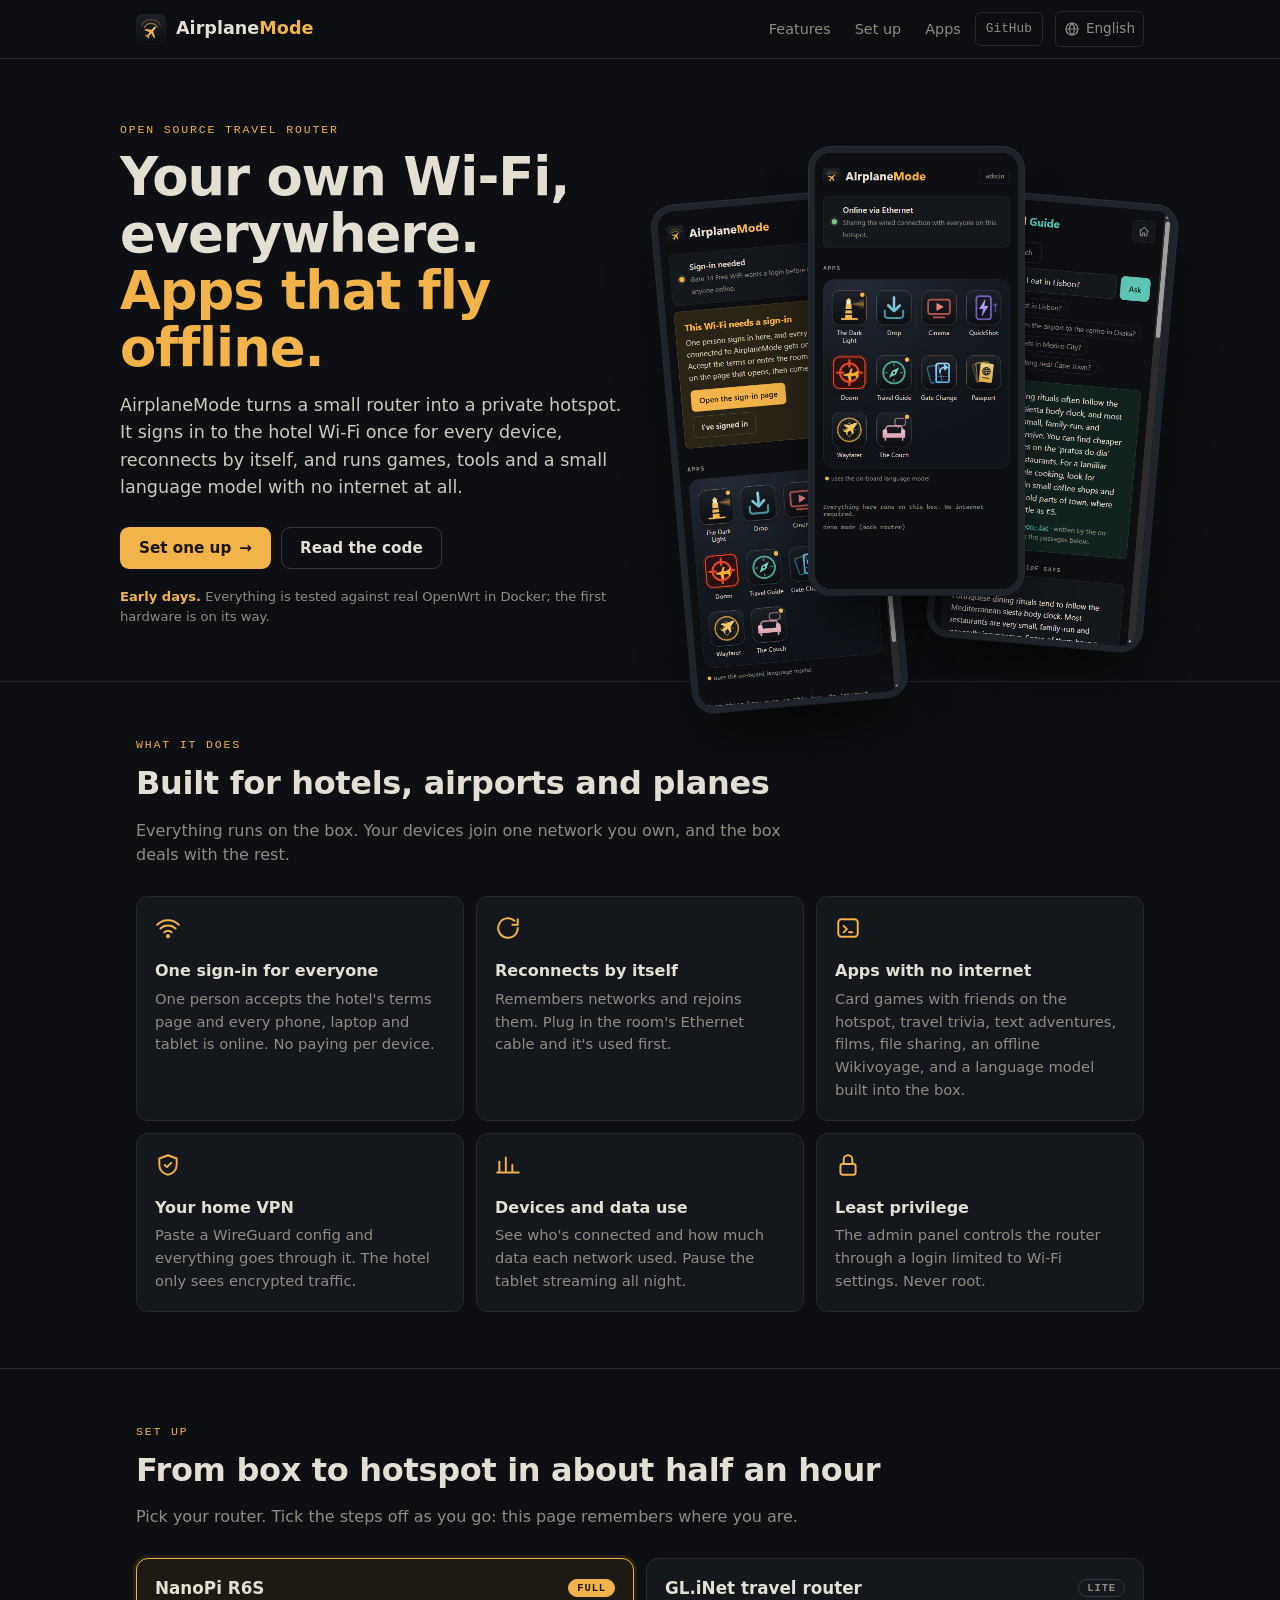
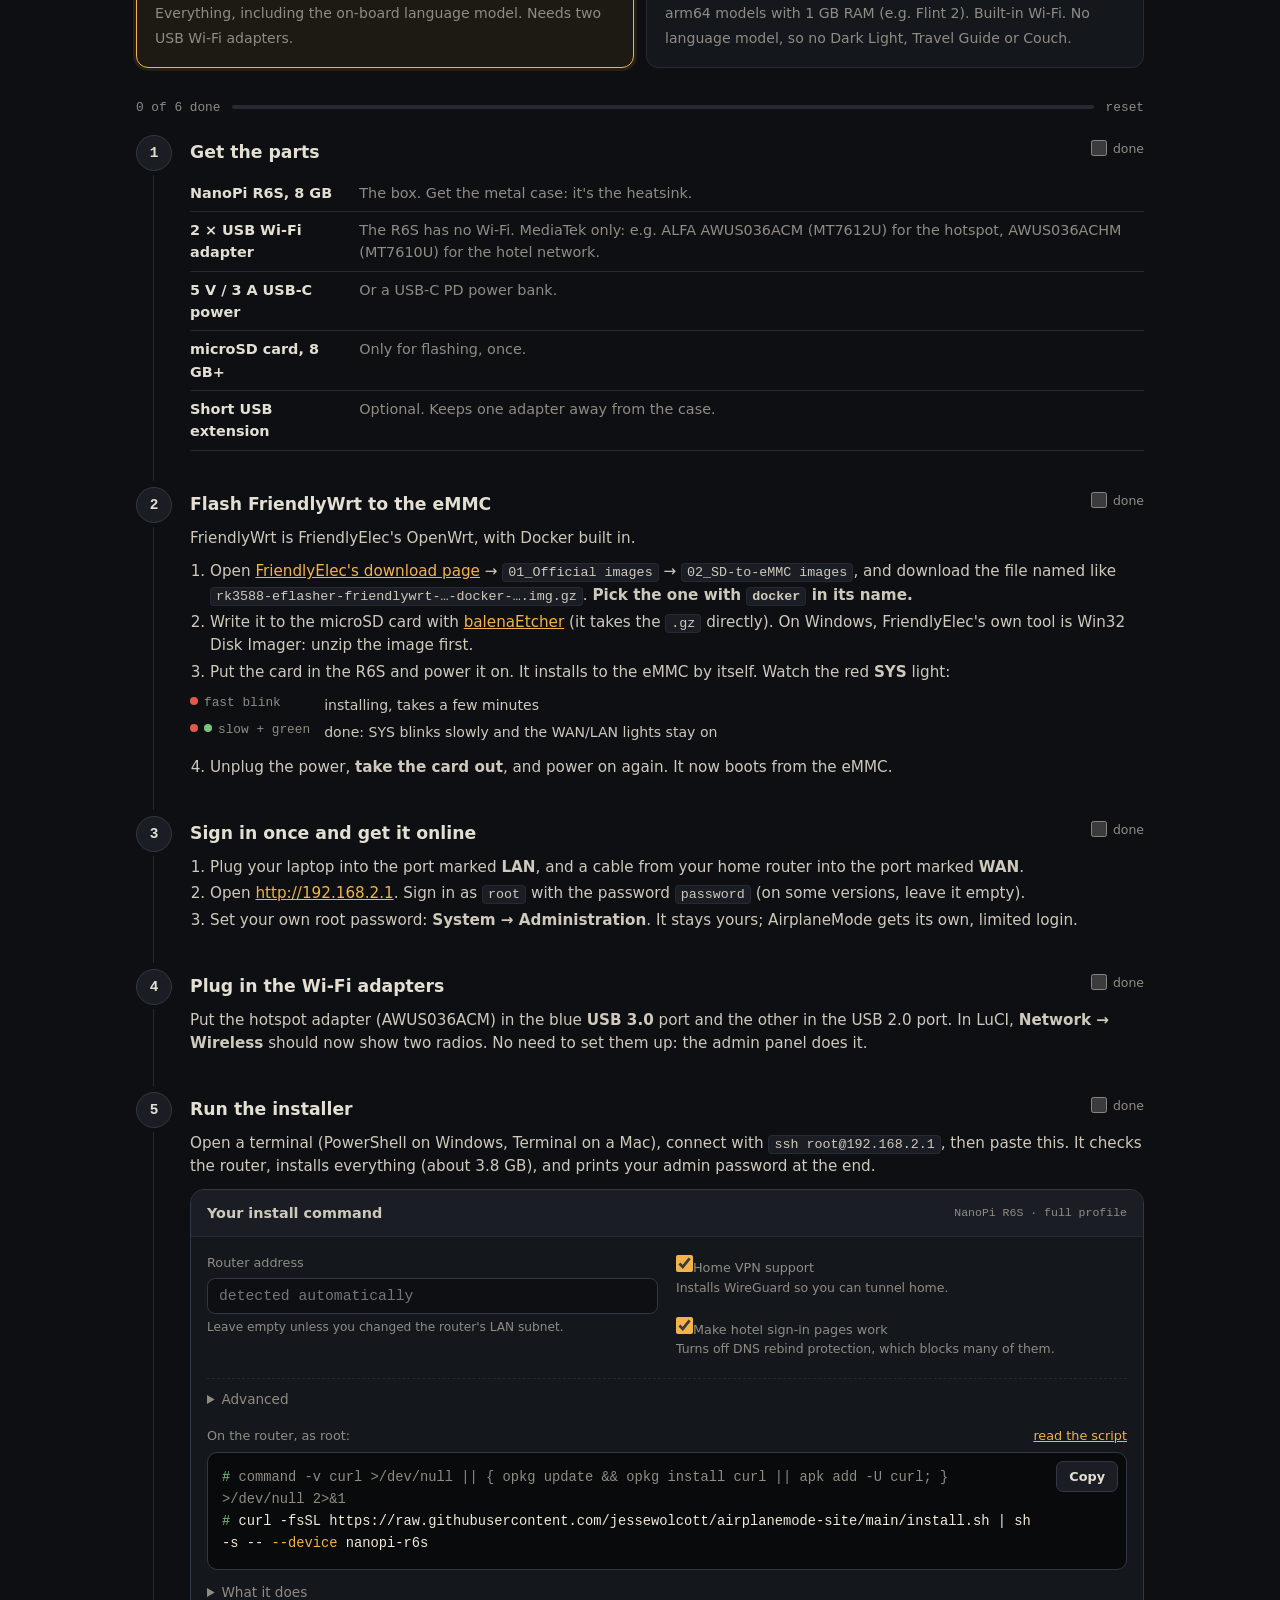
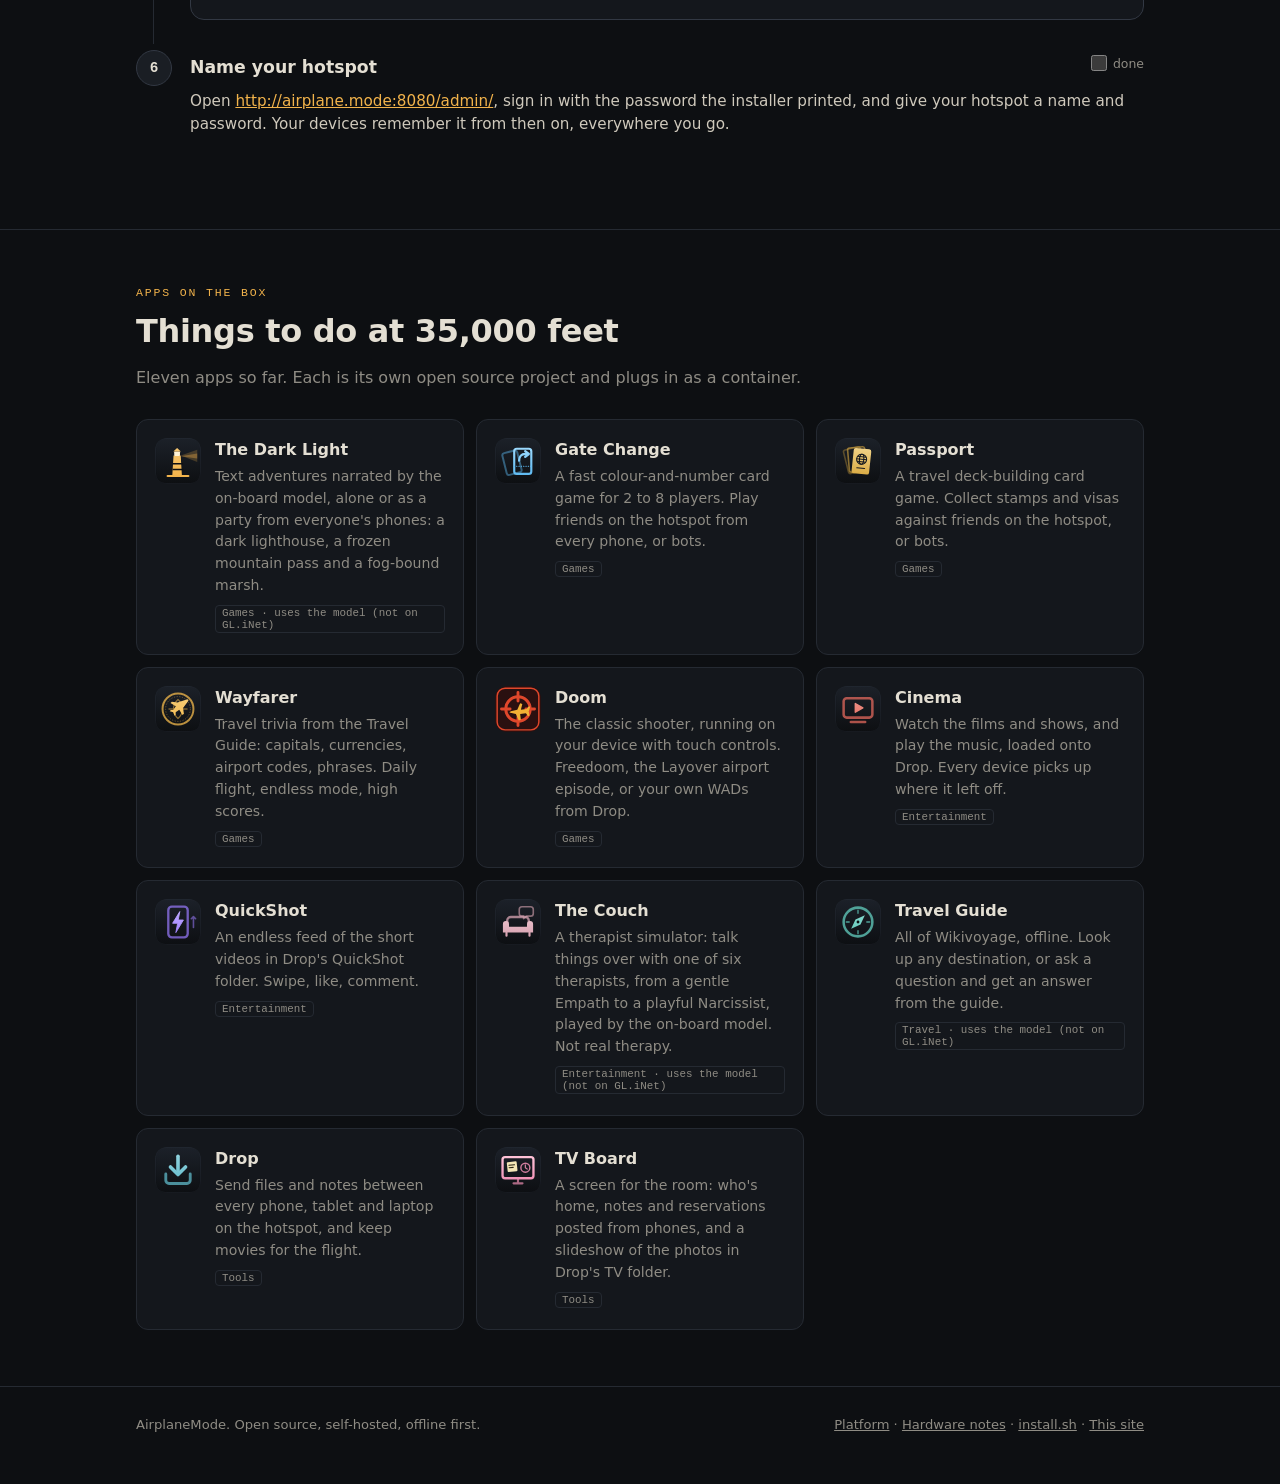
<file: index.html>
<!doctype html>
<html lang="en">
<head>
<meta charset="utf-8">
<meta name="viewport" content="width=device-width, initial-scale=1">
<meta name="color-scheme" content="dark">
<meta name="theme-color" content="#0d0f12">
<title>AirplaneMode: a travel router with its own apps</title>
<meta name="description" content="A travel router that brings its own apps. Shares one hotel sign-in with all your devices, reconnects by itself, and runs games, tools and a small language model with no internet at all.">
<link rel="icon" href="assets/icon.svg" type="image/svg+xml">
<link rel="apple-touch-icon" href="assets/apple-touch-icon.png">
<meta property="og:title" content="AirplaneMode">
<meta property="og:description" content="A travel router that brings its own apps.">
<meta property="og:image" content="https://airplanemode.xin/assets/landing-online.png">
<meta property="og:url" content="https://airplanemode.xin/">
<link rel="stylesheet" href="assets/site.css">
<link rel="canonical" href="https://airplanemode.xin/">
<link rel="alternate" hreflang="en" href="https://airplanemode.xin/">
<link rel="alternate" hreflang="es" href="https://airplanemode.xin/es/">
<link rel="alternate" hreflang="fr" href="https://airplanemode.xin/fr/">
<link rel="alternate" hreflang="it" href="https://airplanemode.xin/it/">
<link rel="alternate" hreflang="zh-Hans" href="https://airplanemode.xin/zh/">
<link rel="alternate" hreflang="ja" href="https://airplanemode.xin/ja/">
<link rel="alternate" hreflang="vi" href="https://airplanemode.xin/vi/">
<link rel="alternate" hreflang="x-default" href="https://airplanemode.xin/">
</head>
<body>

<header class="top">
  <div class="wrap">
    <a class="brand" href="#"><img src="assets/icon.svg" alt="" width="30" height="30"><b style="font-weight:inherit">Airplane<span>Mode</span></b></a>
    <nav>
      <a href="#features" class="hide-sm">Features</a>
      <a href="#setup">Set up</a>
      <a href="#apps" class="hide-sm">Apps</a>
      <a class="gh" href="https://github.com/jessewolcott/airplanemode">GitHub</a>
    </nav>
    <details class="langs">
      <summary><svg viewBox="0 0 24 24" fill="none" stroke="currentColor" stroke-width="1.8" stroke-linecap="round" aria-hidden="true"><circle cx="12" cy="12" r="9"/><path d="M3 12h18M12 3c2.5 2.6 3.8 5.6 3.8 9s-1.3 6.4-3.8 9c-2.5-2.6-3.8-5.6-3.8-9S9.5 5.6 12 3z"/></svg><span class="sr">Language: </span><span id="lang-now">English</span></summary>
      <!-- The same on every page: each language in its own name. data-hint is the suggestion
           shown to visitors whose browser prefers that language. -->
      <ul translate="no">
        <li><a href="./" hreflang="en" lang="en" data-hint="This page is also in English">English</a></li>
        <li><a href="es/" hreflang="es" lang="es" data-hint="Esta página también está en español">Español</a></li>
        <li><a href="fr/" hreflang="fr" lang="fr" data-hint="Cette page existe aussi en français">Français</a></li>
        <li><a href="it/" hreflang="it" lang="it" data-hint="Questa pagina è disponibile anche in italiano">Italiano</a></li>
        <li><a href="zh/" hreflang="zh-Hans" lang="zh-Hans" data-hint="本页面也有中文版">中文</a></li>
        <li><a href="ja/" hreflang="ja" lang="ja" data-hint="このページは日本語でも読めます">日本語</a></li>
        <li><a href="vi/" hreflang="vi" lang="vi" data-hint="Trang này cũng có bản tiếng Việt">Tiếng Việt</a></li>
      </ul>
    </details>
  </div>
</header>
<div class="lang-hint" id="lang-hint" hidden><a href="./" translate="no">English</a><button type="button" aria-label="Dismiss">×</button></div>

<main>
  <div class="wrap hero">
    <div>
      <div class="eyebrow">Open source travel router</div>
      <h1>Your own Wi-Fi, everywhere. <em>Apps that fly offline.</em></h1>
      <p class="lead">AirplaneMode turns a small router into a private hotspot. It signs in to the hotel Wi-Fi once for every device, reconnects by itself, and runs games, tools and a small language model with no internet at all.</p>
      <div class="btns">
        <a class="btn primary" href="#setup">Set one up <span aria-hidden="true">→</span></a>
        <a class="btn ghost" href="https://github.com/jessewolcott/airplanemode">Read the code</a>
      </div>
      <p class="note"><b>Early days.</b> Everything is tested against real OpenWrt in Docker; the first hardware is on its way.</p>
    </div>
    <div class="phones" aria-hidden="true">
      <img src="assets/landing-signin.png" alt="" loading="lazy">
      <img src="assets/landing-online.png" alt="">
      <img src="assets/guide-ask.png" alt="" loading="lazy">
    </div>
  </div>

  <section class="block" id="features">
    <div class="wrap">
      <div class="eyebrow">What it does</div>
      <h2 class="title">Built for hotels, airports and planes</h2>
      <p class="sub">Everything runs on the box. Your devices join one network you own, and the box deals with the rest.</p>
      <div class="features">
        <div class="feature">
          <svg viewBox="0 0 24 24" fill="none" stroke="currentColor" stroke-width="1.8" stroke-linecap="round" stroke-linejoin="round"><path d="M5 12.5a10 10 0 0 1 14 0"/><path d="M8.5 16a5 5 0 0 1 7 0"/><circle cx="12" cy="19.5" r="1"/><path d="M2 9a14 14 0 0 1 20 0"/></svg>
          <h3>One sign-in for everyone</h3>
          <p>One person accepts the hotel's terms page and every phone, laptop and tablet is online. No paying per device.</p>
        </div>
        <div class="feature">
          <svg viewBox="0 0 24 24" fill="none" stroke="currentColor" stroke-width="1.8" stroke-linecap="round" stroke-linejoin="round"><path d="M21 12a9 9 0 1 1-3-6.7"/><path d="M21 4v5h-5"/></svg>
          <h3>Reconnects by itself</h3>
          <p>Remembers networks and rejoins them. Plug in the room's Ethernet cable and it's used first.</p>
        </div>
        <div class="feature">
          <svg viewBox="0 0 24 24" fill="none" stroke="currentColor" stroke-width="1.8" stroke-linecap="round" stroke-linejoin="round"><rect x="3" y="4" width="18" height="16" rx="3"/><path d="M8 10l3 3-3 3M13 16h3"/></svg>
          <h3>Apps with no internet</h3>
          <p>Card games with friends on the hotspot, travel trivia, text adventures, films, file sharing, an offline Wikivoyage, and a language model built into the box.</p>
        </div>
        <div class="feature">
          <svg viewBox="0 0 24 24" fill="none" stroke="currentColor" stroke-width="1.8" stroke-linecap="round" stroke-linejoin="round"><path d="M12 3l8 3v6c0 4.5-3.4 8.2-8 9-4.6-.8-8-4.5-8-9V6z"/><path d="M9 12l2 2 4-4"/></svg>
          <h3>Your home VPN</h3>
          <p>Paste a WireGuard config and everything goes through it. The hotel only sees encrypted traffic.</p>
        </div>
        <div class="feature">
          <svg viewBox="0 0 24 24" fill="none" stroke="currentColor" stroke-width="1.8" stroke-linecap="round" stroke-linejoin="round"><path d="M4 19V9M10 19V5M16 19v-7M22 19H2"/></svg>
          <h3>Devices and data use</h3>
          <p>See who's connected and how much data each network used. Pause the tablet streaming all night.</p>
        </div>
        <div class="feature">
          <svg viewBox="0 0 24 24" fill="none" stroke="currentColor" stroke-width="1.8" stroke-linecap="round" stroke-linejoin="round"><rect x="5" y="11" width="14" height="10" rx="2"/><path d="M8 11V7a4 4 0 0 1 8 0v4"/></svg>
          <h3>Least privilege</h3>
          <p>The admin panel controls the router through a login limited to Wi-Fi settings. Never root.</p>
        </div>
      </div>
    </div>
  </section>

  <section class="block" id="setup">
    <div class="wrap">
      <div class="eyebrow">Set up</div>
      <h2 class="title">From box to hotspot in about half an hour</h2>
      <p class="sub">Pick your router. Tick the steps off as you go: this page remembers where you are.</p>

      <div class="devices" role="tablist" aria-label="Router">
        <button class="device" role="tab" id="tab-r6s" aria-controls="guide-r6s" aria-selected="true" data-device="nanopi-r6s">
          <span class="name">NanoPi R6S <span class="pill full">Full</span></span>
          <span class="desc">Everything, including the on-board language model. Needs two USB Wi-Fi adapters.</span>
        </button>
        <button class="device" role="tab" id="tab-glinet" aria-controls="guide-glinet" aria-selected="false" data-device="glinet">
          <span class="name">GL.iNet travel router <span class="pill">Lite</span></span>
          <span class="desc">arm64 models with 1 GB RAM (e.g. Flint 2). Built-in Wi-Fi. No language model, so no Dark Light, Travel Guide or Couch.</span>
        </button>
      </div>

      <div class="progress"><span id="progText">0 of 0 done</span><span class="bar"><i id="progBar"></i></span><button class="check" id="reset" type="button" style="background:none;border:0;font:inherit;color:inherit">reset</button></div>

      <!-- ===================== NanoPi R6S ===================== -->
      <div class="guide" id="guide-r6s" role="tabpanel" aria-labelledby="tab-r6s" data-device="nanopi-r6s">
        <ol class="steps">
          <li data-step="r6s-parts">
            <div class="step-head"><h3>Get the parts</h3><label class="check"><input type="checkbox"> done</label></div>
            <div class="step-body">
              <table class="parts">
                <tr><td>NanoPi R6S, 8 GB</td><td>The box. Get the metal case: it's the heatsink.</td></tr>
                <tr><td>2 × USB Wi-Fi adapter</td><td>The R6S has no Wi-Fi. MediaTek only: e.g. ALFA AWUS036ACM (MT7612U) for the hotspot, AWUS036ACHM (MT7610U) for the hotel network.</td></tr>
                <tr><td>5 V / 3 A USB-C power</td><td>Or a USB-C PD power bank.</td></tr>
                <tr><td>microSD card, 8 GB+</td><td>Only for flashing, once.</td></tr>
                <tr><td>Short USB extension</td><td>Optional. Keeps one adapter away from the case.</td></tr>
              </table>
            </div>
          </li>
          <li data-step="r6s-flash">
            <div class="step-head"><h3>Flash FriendlyWrt to the eMMC</h3><label class="check"><input type="checkbox"> done</label></div>
            <div class="step-body">
              <p>FriendlyWrt is FriendlyElec's OpenWrt, with Docker built in.</p>
              <ol>
                <li>Open <a href="http://download.friendlyelec.com/NanoPiR6S" rel="noopener">FriendlyElec's download page</a> → <code>01_Official images</code> → <code>02_SD-to-eMMC images</code>, and download the file named like <code>rk3588-eflasher-friendlywrt-…-docker-….img.gz</code>. <b>Pick the one with <code>docker</code> in its name.</b></li>
                <li>Write it to the microSD card with <a href="https://etcher.balena.io/" rel="noopener">balenaEtcher</a> (it takes the <code>.gz</code> directly). On Windows, FriendlyElec's own tool is Win32 Disk Imager: unzip the image first.</li>
                <li>Put the card in the R6S and power it on. It installs to the eMMC by itself. Watch the red <b>SYS</b> light:</li>
              </ol>
              <div class="leds">
                <span class="led"><i class="fast"></i>fast blink</span><span>installing, takes a few minutes</span>
                <span class="led"><i class="slow"></i><i class="g"></i>slow + green</span><span>done: SYS blinks slowly and the WAN/LAN lights stay on</span>
              </div>
              <ol start="4"><li>Unplug the power, <b>take the card out</b>, and power on again. It now boots from the eMMC.</li></ol>
            </div>
          </li>
          <li data-step="r6s-login">
            <div class="step-head"><h3>Sign in once and get it online</h3><label class="check"><input type="checkbox"> done</label></div>
            <div class="step-body">
              <ol>
                <li>Plug your laptop into the port marked <b>LAN</b>, and a cable from your home router into the port marked <b>WAN</b>.</li>
                <li>Open <a href="http://192.168.2.1/" rel="noopener">http://192.168.2.1</a>. Sign in as <code>root</code> with the password <code>password</code> (on some versions, leave it empty).</li>
                <li>Set your own root password: <b>System → Administration</b>. It stays yours; AirplaneMode gets its own, limited login.</li>
              </ol>
            </div>
          </li>
          <li data-step="r6s-adapters">
            <div class="step-head"><h3>Plug in the Wi-Fi adapters</h3><label class="check"><input type="checkbox"> done</label></div>
            <div class="step-body">
              <p>Put the hotspot adapter (AWUS036ACM) in the blue <b>USB 3.0</b> port and the other in the USB 2.0 port. In LuCI, <b>Network → Wireless</b> should now show two radios. No need to set them up: the admin panel does it.</p>
            </div>
          </li>
          <li data-step="r6s-install">
            <div class="step-head"><h3>Run the installer</h3><label class="check"><input type="checkbox"> done</label></div>
            <div class="step-body">
              <p>Open a terminal (PowerShell on Windows, Terminal on a Mac), connect with <code class="ssh">ssh root@192.168.2.1</code>, then paste this. It checks the router, installs everything (about 3.8 GB), and prints your admin password at the end.</p>
              <div class="tool-slot"></div>
            </div>
          </li>
          <li data-step="r6s-done">
            <div class="step-head"><h3>Name your hotspot</h3><label class="check"><input type="checkbox"> done</label></div>
            <div class="step-body">
              <p>Open <a class="admin-link" href="http://airplane.mode:8080/admin/" rel="noopener">http://airplane.mode:8080/admin/</a>, sign in with the password the installer printed, and give your hotspot a name and password. Your devices remember it from then on, everywhere you go.</p>
            </div>
          </li>
        </ol>
      </div>

      <!-- ===================== GL.iNet ===================== -->
      <div class="guide" id="guide-glinet" role="tabpanel" aria-labelledby="tab-glinet" data-device="glinet" hidden>
        <div class="callout"><b>Not tried on a GL.iNet yet.</b> The software side is the same OpenWrt API, but installing Docker on GL.iNet firmware is the part most likely to need adjusting. Reports welcome.</div>
        <ol class="steps">
          <li data-step="gl-model">
            <div class="step-head"><h3>Check your model</h3><label class="check"><input type="checkbox"> done</label></div>
            <div class="step-body">
              <p>You need an <b>arm64</b> GL.iNet (for example Flint 2 / GL-MT6000) with <b>1 GB of RAM</b>, plus a USB stick or SD card of 8 GB or more for Docker. Older MIPS models won't work.</p>
            </div>
          </li>
          <li data-step="gl-ssh">
            <div class="step-head"><h3>Get online and open a shell</h3><label class="check"><input type="checkbox"> done</label></div>
            <div class="step-body">
              <p>Connect the router to the internet in its admin panel (<a href="http://192.168.8.1/" rel="noopener">http://192.168.8.1</a>). Then, from a terminal: <code class="ssh">ssh root@192.168.8.1</code>, using the admin panel's password.</p>
            </div>
          </li>
          <li data-step="gl-docker">
            <div class="step-head"><h3>Install Docker</h3><label class="check"><input type="checkbox"> done</label></div>
            <div class="step-body">
              <p>Mount your USB or SD storage (GL.iNet admin panel → <b>Applications → Network Storage</b>), then:</p>
              <div class="cmd"><pre><span class="p">#</span> opkg update && opkg install dockerd docker docker-compose</pre><button class="copy" type="button">Copy</button></div>
              <p>Point Docker's data at the USB/SD storage (<code>data_root</code> in <code>/etc/config/dockerd</code>) and start it with <code>/etc/init.d/dockerd restart</code>. Package names can differ between firmware versions.</p>
            </div>
          </li>
          <li data-step="gl-install">
            <div class="step-head"><h3>Run the installer</h3><label class="check"><input type="checkbox"> done</label></div>
            <div class="step-body">
              <p>Paste this into the same shell. It checks the router, installs everything, and prints your admin password at the end.</p>
              <div class="tool-slot"></div>
            </div>
          </li>
          <li data-step="gl-done">
            <div class="step-head"><h3>Name your hotspot, and pick one repeater</h3><label class="check"><input type="checkbox"> done</label></div>
            <div class="step-body">
              <p>Open <a class="admin-link" href="http://airplane.mode:8080/admin/" rel="noopener">http://airplane.mode:8080/admin/</a> and sign in. GL.iNet has its own repeater page that also edits the upstream Wi-Fi, so use either it or AirplaneMode's <b>Internet source</b> panel, not both.</p>
            </div>
          </li>
        </ol>
      </div>
    </div>
  </section>

  <section class="block" id="apps">
    <div class="wrap">
      <div class="eyebrow">Apps on the box</div>
      <h2 class="title">Things to do at 35,000 feet</h2>
      <p class="sub">Eleven apps so far. Each is its own open source project and plugs in as a container.</p>
      <div class="apps">
        <a class="app" href="https://github.com/jessewolcott/airplanemode-darklight">
          <img class="ico" src="assets/icons/darklight.svg" alt="" width="46" height="46" loading="lazy">
          <span><h3>The Dark Light</h3><p>Text adventures narrated by the on-board model, alone or as a party from everyone's phones: a dark lighthouse, a frozen mountain pass and a fog-bound marsh.</p><span class="tag">Games · uses the model (not on GL.iNet)</span></span>
        </a>
        <a class="app" href="https://github.com/jessewolcott/airplanemode-gatechange">
          <img class="ico" src="assets/icons/gatechange.svg" alt="" width="46" height="46" loading="lazy">
          <span><h3>Gate Change</h3><p>A fast colour-and-number card game for 2 to 8 players. Play friends on the hotspot from every phone, or bots.</p><span class="tag">Games</span></span>
        </a>
        <a class="app" href="https://github.com/jessewolcott/airplanemode-passport">
          <img class="ico" src="assets/icons/passport.svg" alt="" width="46" height="46" loading="lazy">
          <span><h3>Passport</h3><p>A travel deck-building card game. Collect stamps and visas against friends on the hotspot, or bots.</p><span class="tag">Games</span></span>
        </a>
        <a class="app" href="https://github.com/jessewolcott/airplanemode-wayfarer">
          <img class="ico" src="assets/icons/wayfarer.svg" alt="" width="46" height="46" loading="lazy">
          <span><h3>Wayfarer</h3><p>Travel trivia from the Travel Guide: capitals, currencies, airport codes, phrases. Daily flight, endless mode, high scores.</p><span class="tag">Games</span></span>
        </a>
        <a class="app" href="https://github.com/jessewolcott/airplanemode-doom">
          <img class="ico" src="assets/icons/doom.svg" alt="" width="46" height="46" loading="lazy">
          <span><h3>Doom</h3><p>The classic shooter, running on your device with touch controls. Freedoom, the Layover airport episode, or your own WADs from Drop.</p><span class="tag">Games</span></span>
        </a>
        <a class="app" href="https://github.com/jessewolcott/airplanemode-cinema">
          <img class="ico" src="assets/icons/cinema.svg" alt="" width="46" height="46" loading="lazy">
          <span><h3>Cinema</h3><p>Watch the films and shows, and play the music, loaded onto Drop. Every device picks up where it left off.</p><span class="tag">Entertainment</span></span>
        </a>
        <a class="app" href="https://github.com/jessewolcott/airplanemode-quickshot">
          <img class="ico" src="assets/icons/quickshot.svg" alt="" width="46" height="46" loading="lazy">
          <span><h3>QuickShot</h3><p>An endless feed of the short videos in Drop's QuickShot folder. Swipe, like, comment.</p><span class="tag">Entertainment</span></span>
        </a>
        <a class="app" href="https://github.com/jessewolcott/airplanemode-couch">
          <img class="ico" src="assets/icons/couch.svg" alt="" width="46" height="46" loading="lazy">
          <span><h3>The Couch</h3><p>A therapist simulator: talk things over with one of six therapists, from a gentle Empath to a playful Narcissist, played by the on-board model. Not real therapy.</p><span class="tag">Entertainment · uses the model (not on GL.iNet)</span></span>
        </a>
        <a class="app" href="https://github.com/jessewolcott/airplanemode-guide">
          <img class="ico" src="assets/icons/guide.svg" alt="" width="46" height="46" loading="lazy">
          <span><h3>Travel Guide</h3><p>All of Wikivoyage, offline. Look up any destination, or ask a question and get an answer from the guide.</p><span class="tag">Travel · uses the model (not on GL.iNet)</span></span>
        </a>
        <a class="app" href="https://github.com/jessewolcott/airplanemode-drop">
          <img class="ico" src="assets/icons/drop.svg" alt="" width="46" height="46" loading="lazy">
          <span><h3>Drop</h3><p>Send files and notes between every phone, tablet and laptop on the hotspot, and keep movies for the flight.</p><span class="tag">Tools</span></span>
        </a>
        <a class="app" href="https://github.com/jessewolcott/airplanemode-tv">
          <img class="ico" src="assets/icons/tv.svg" alt="" width="46" height="46" loading="lazy">
          <span><h3>TV Board</h3><p>A screen for the room: who's home, notes and reservations posted from phones, and a slideshow of the photos in Drop's TV folder.</p><span class="tag">Tools</span></span>
        </a>
      </div>
    </div>
  </section>
</main>

<footer>
  <div class="wrap">
    <span>AirplaneMode. Open source, self-hosted, offline first.</span>
    <span><a href="https://github.com/jessewolcott/airplanemode">Platform</a> · <a href="https://github.com/jessewolcott/airplanemode/blob/main/docs/hardware.md">Hardware notes</a> · <a href="install.sh">install.sh</a> · <a href="https://github.com/jessewolcott/airplanemode-site">This site</a></span>
  </div>
</footer>

<!-- The config tool: one instance, moved into the selected device's install step. -->
<template id="tool-tpl">
  <div class="tool">
    <div class="tool-head"><b>Your install command</b><small class="tool-dev"></small></div>
    <div class="tool-grid">
      <div class="field">
        <label for="t-lan">Router address</label>
        <input type="text" id="t-lan" inputmode="decimal" autocomplete="off" spellcheck="false" placeholder="detected automatically">
        <div class="hint">Leave empty unless you changed the router's LAN subnet.</div>
      </div>
      <div class="field" style="display:grid;gap:12px;align-content:start">
        <label class="toggle"><input type="checkbox" id="t-vpn" checked><span>Home VPN support<small>Installs WireGuard so you can tunnel home.</small></span></label>
        <label class="toggle"><input type="checkbox" id="t-rebind" checked><span>Make hotel sign-in pages work<small>Turns off DNS rebind protection, which blocks many of them.</small></span></label>
      </div>
      <details class="adv">
        <summary>Advanced</summary>
        <div class="tool-grid">
          <div class="field">
            <label for="t-wan">Wired WAN interface</label>
            <input type="text" id="t-wan" autocomplete="off" spellcheck="false" placeholder="wan">
            <div class="hint">Only if LuCI → Network → Interfaces calls it something else.</div>
          </div>
          <div class="field">
            <label for="t-dir">Install folder</label>
            <input type="text" id="t-dir" autocomplete="off" spellcheck="false" placeholder="/opt/airplanemode">
          </div>
        </div>
      </details>
    </div>
    <div class="cmd-label"><span>On the router, as root:</span><a href="install.sh" target="_blank" rel="noopener">read the script</a></div>
    <div class="cmd"><pre class="t-cmd"></pre><button class="copy" type="button">Copy</button></div>
    <details class="does">
      <summary>What it does</summary>
      <ul class="t-does"></ul>
    </details>
  </div>
</template>

<!-- Strings the script writes. tools/build_i18n.py translates the values for each language. -->
<script type="application/json" id="ui-strings">
{
  "device.nanopi-r6s": "NanoPi R6S · full profile",
  "device.glinet": "GL.iNet · lite profile",
  "profile.nanopi-r6s": "NanoPi R6S (full)",
  "profile.glinet": "GL.iNet (lite)",
  "progress": "{n} of {total} done",
  "copy": "Copy",
  "copied": "Copied",
  "does.check": "Checks it's an arm64 OpenWrt router with Docker, online, with enough space",
  "does.download": "Downloads AirplaneMode to {dir} and applies the {profile} profile",
  "does.login": "Creates a router login, {user}, that can change Wi-Fi settings and nothing else",
  "does.name": "Points the name {name} at {ip} and makes Ethernet win over Wi-Fi",
  "does.rebind-off": "Turns off DNS rebind protection so hotel sign-in pages load",
  "does.rebind-on": "Keeps DNS rebind protection on",
  "does.wireguard": "Installs WireGuard for the home VPN",
  "does.no-wireguard": "Skips WireGuard",
  "does.apps-model": "Downloads and starts the apps and the language model, then checks the admin panel can control the router",
  "does.apps": "Downloads and starts the apps, then checks the admin panel can control the router",
  "does.password": "Prints your admin password"
}
</script>
<script src="assets/site.js"></script>
</body>
</html>
</file>
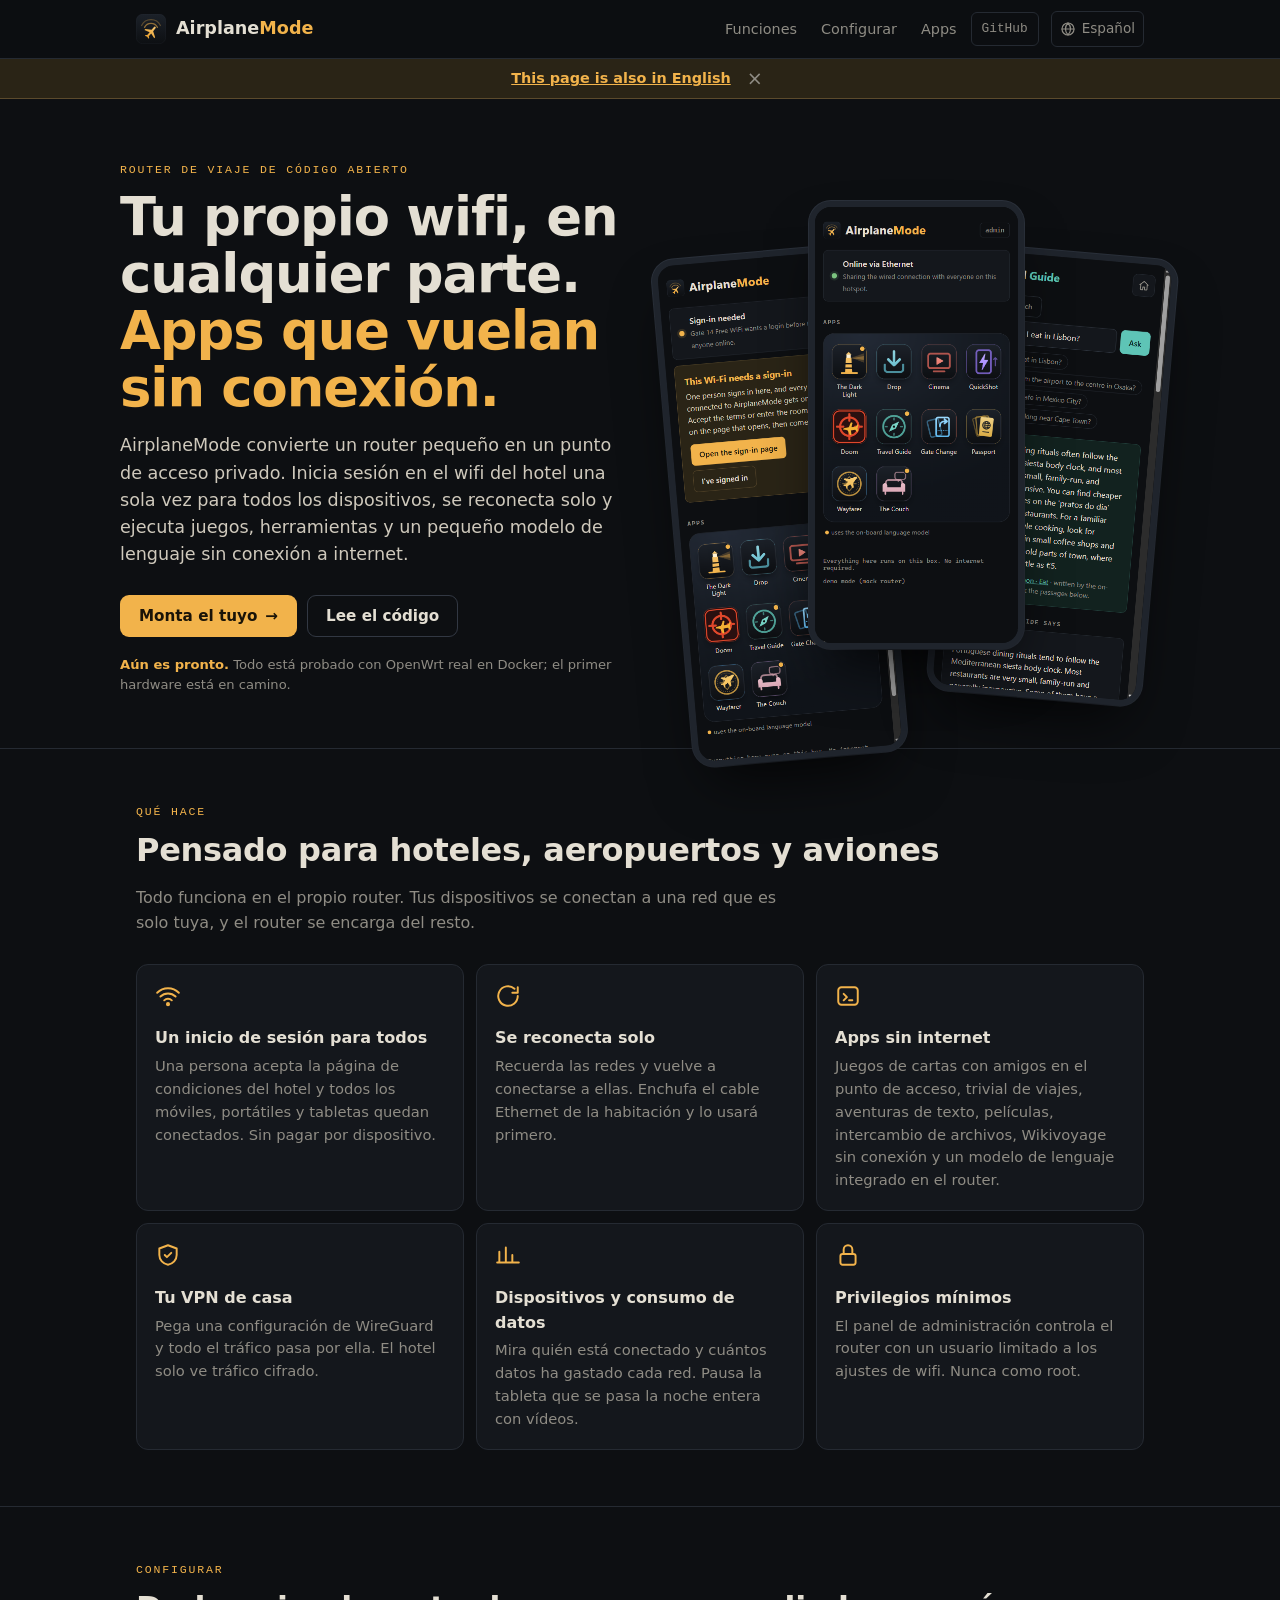
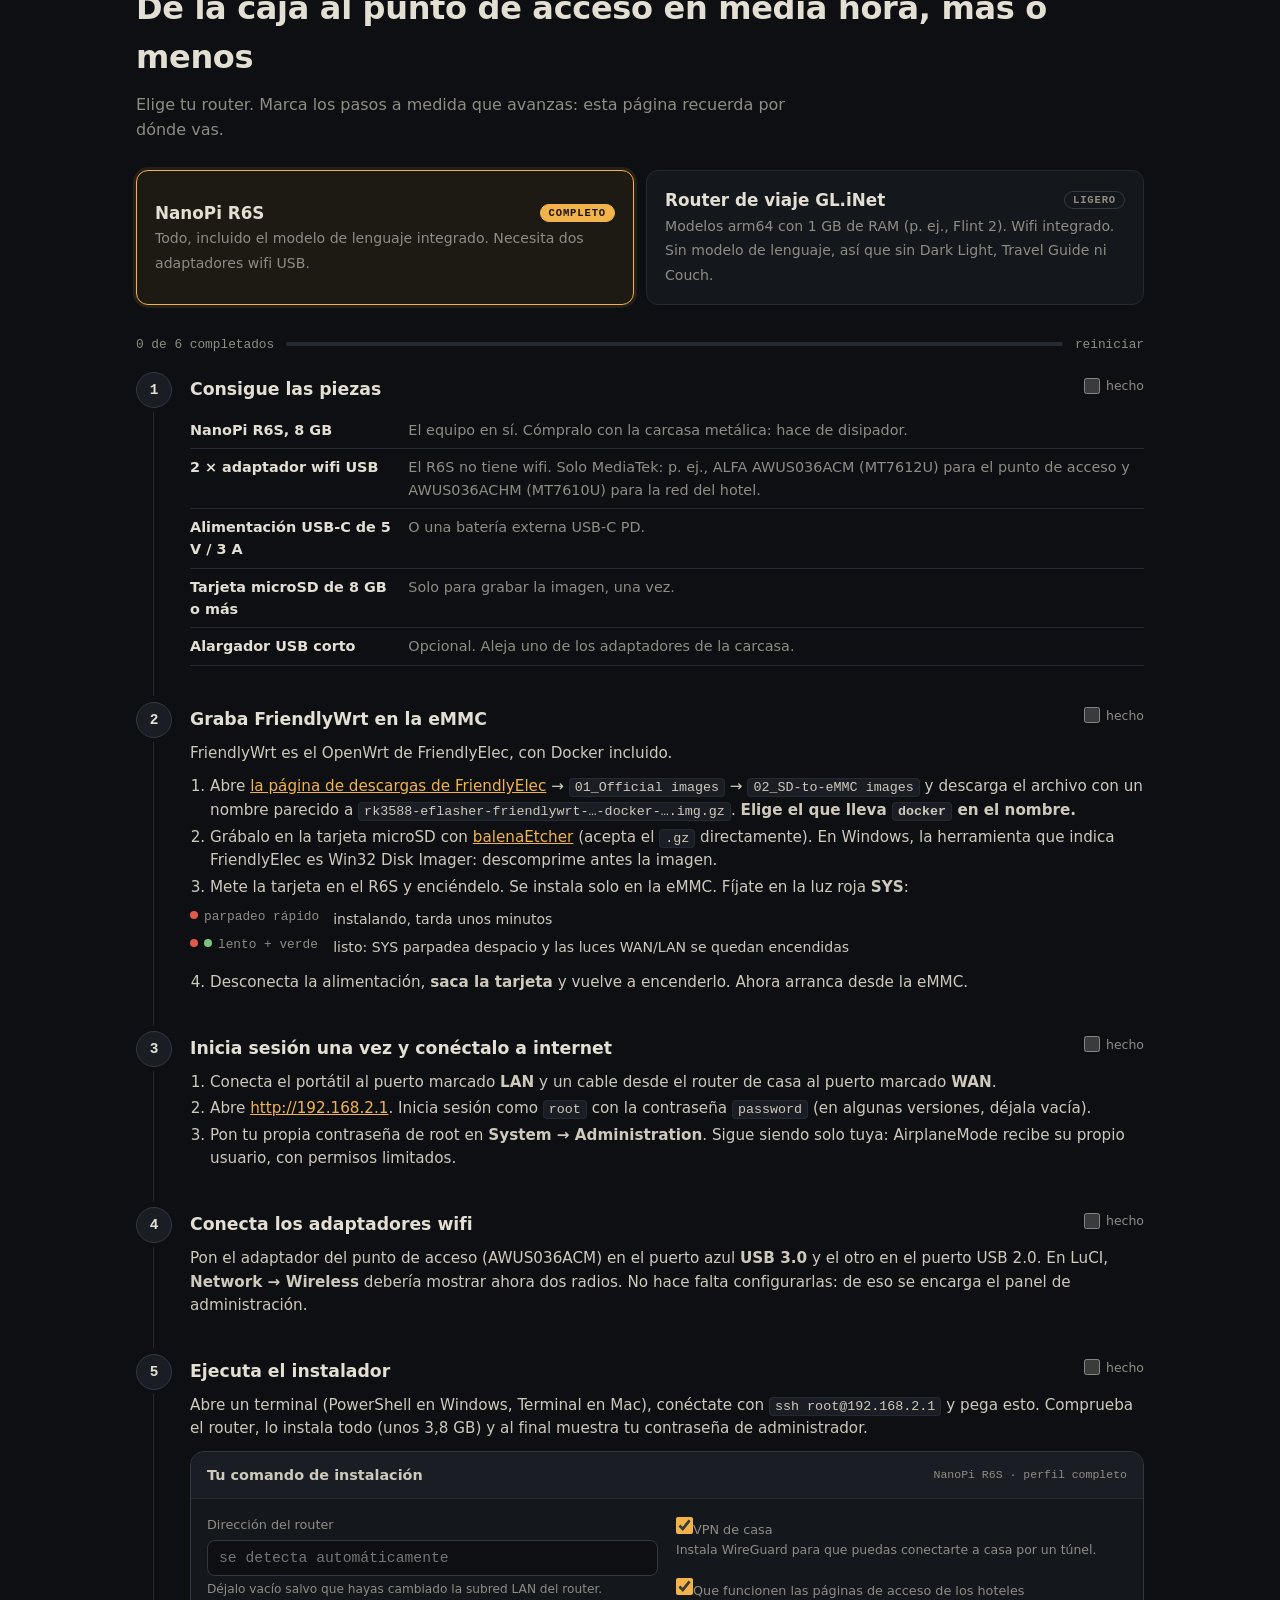
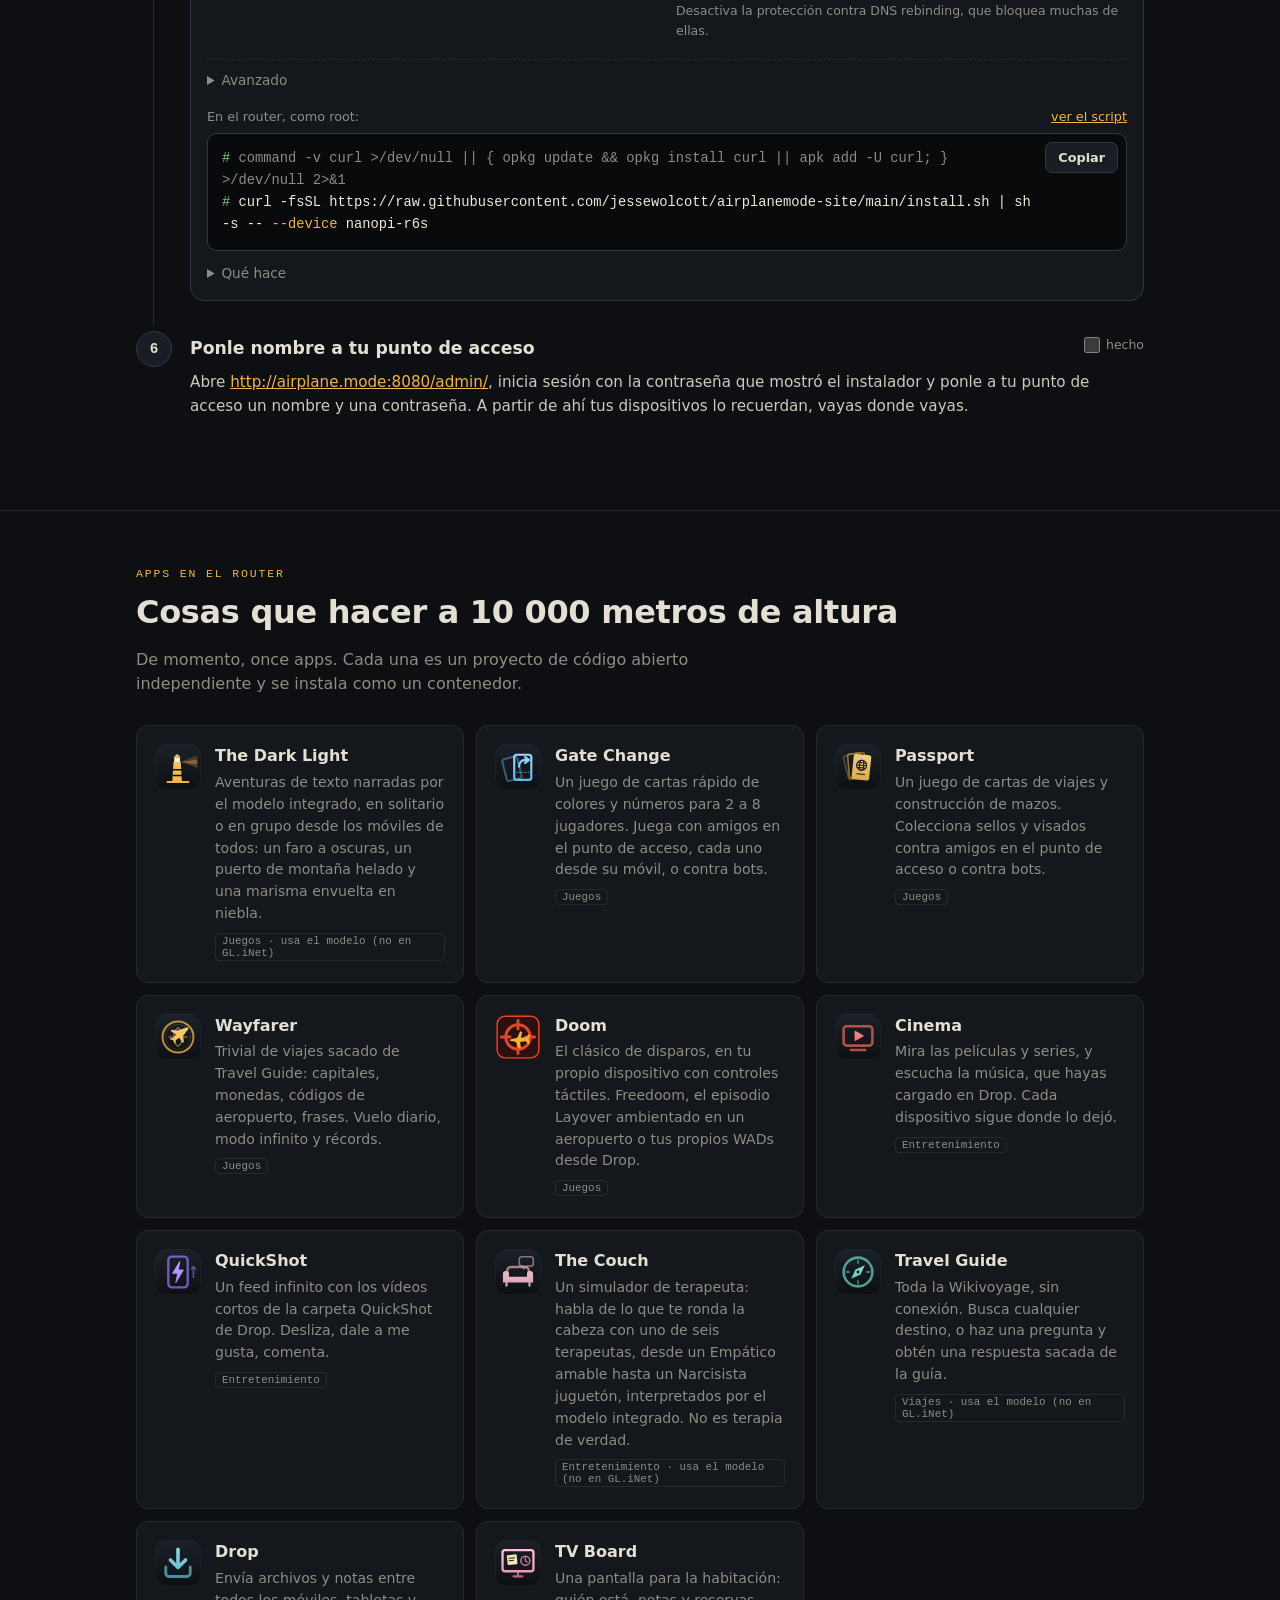
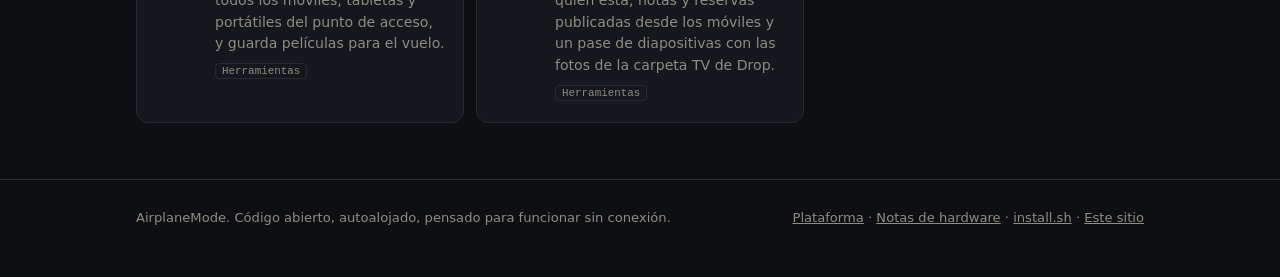
<file: es/index.html>
<!doctype html>
<html lang="es">
<head>
<meta charset="utf-8">
<meta name="viewport" content="width=device-width, initial-scale=1">
<meta name="color-scheme" content="dark">
<meta name="theme-color" content="#0d0f12">
<title>AirplaneMode: un router de viaje con sus propias apps</title>
<meta name="description" content="Un router de viaje que trae sus propias apps. Comparte un único inicio de sesión del hotel con todos tus dispositivos, se reconecta solo y ejecuta juegos, herramientas y un pequeño modelo de lenguaje sin conexión a internet.">
<link rel="icon" href="../assets/icon.svg" type="image/svg+xml">
<link rel="apple-touch-icon" href="../assets/apple-touch-icon.png">
<meta property="og:title" content="AirplaneMode">
<meta property="og:description" content="Un router de viaje que trae sus propias apps.">
<meta property="og:image" content="https://airplanemode.xin/assets/landing-online.png">
<meta property="og:url" content="https://airplanemode.xin/es/">
<link rel="stylesheet" href="../assets/site.css">
<link rel="canonical" href="https://airplanemode.xin/es/">
<link rel="alternate" hreflang="en" href="https://airplanemode.xin/">
<link rel="alternate" hreflang="es" href="https://airplanemode.xin/es/">
<link rel="alternate" hreflang="fr" href="https://airplanemode.xin/fr/">
<link rel="alternate" hreflang="it" href="https://airplanemode.xin/it/">
<link rel="alternate" hreflang="zh-Hans" href="https://airplanemode.xin/zh/">
<link rel="alternate" hreflang="ja" href="https://airplanemode.xin/ja/">
<link rel="alternate" hreflang="vi" href="https://airplanemode.xin/vi/">
<link rel="alternate" hreflang="x-default" href="https://airplanemode.xin/">
</head>
<body>

<header class="top">
  <div class="wrap">
    <a class="brand" href="#"><img src="../assets/icon.svg" alt="" width="30" height="30"><b style="font-weight:inherit">Airplane<span>Mode</span></b></a>
    <nav>
      <a href="#features" class="hide-sm">Funciones</a>
      <a href="#setup">Configurar</a>
      <a href="#apps" class="hide-sm">Apps</a>
      <a class="gh" href="https://github.com/jessewolcott/airplanemode">GitHub</a>
    </nav>
    <details class="langs">
      <summary><svg viewBox="0 0 24 24" fill="none" stroke="currentColor" stroke-width="1.8" stroke-linecap="round" aria-hidden="true"><circle cx="12" cy="12" r="9"/><path d="M3 12h18M12 3c2.5 2.6 3.8 5.6 3.8 9s-1.3 6.4-3.8 9c-2.5-2.6-3.8-5.6-3.8-9S9.5 5.6 12 3z"/></svg><span class="sr">Idioma: </span><span id="lang-now">Español</span></summary>
      <!-- The same on every page: each language in its own name. data-hint is the suggestion
           shown to visitors whose browser prefers that language. -->
      <ul translate="no">
        <li><a href="../" hreflang="en" lang="en" data-hint="This page is also in English">English</a></li>
        <li><a href="../es/" hreflang="es" lang="es" data-hint="Esta página también está en español">Español</a></li>
        <li><a href="../fr/" hreflang="fr" lang="fr" data-hint="Cette page existe aussi en français">Français</a></li>
        <li><a href="../it/" hreflang="it" lang="it" data-hint="Questa pagina è disponibile anche in italiano">Italiano</a></li>
        <li><a href="../zh/" hreflang="zh-Hans" lang="zh-Hans" data-hint="本页面也有中文版">中文</a></li>
        <li><a href="../ja/" hreflang="ja" lang="ja" data-hint="このページは日本語でも読めます">日本語</a></li>
        <li><a href="../vi/" hreflang="vi" lang="vi" data-hint="Trang này cũng có bản tiếng Việt">Tiếng Việt</a></li>
      </ul>
    </details>
  </div>
</header>
<div class="lang-hint" id="lang-hint" hidden><a href="../" translate="no">English</a><button type="button" aria-label="Cerrar">×</button></div>

<main>
  <div class="wrap hero">
    <div>
      <div class="eyebrow">Router de viaje de código abierto</div>
      <h1>Tu propio wifi, en cualquier parte. <em>Apps que vuelan sin conexión.</em></h1>
      <p class="lead">AirplaneMode convierte un router pequeño en un punto de acceso privado. Inicia sesión en el wifi del hotel una sola vez para todos los dispositivos, se reconecta solo y ejecuta juegos, herramientas y un pequeño modelo de lenguaje sin conexión a internet.</p>
      <div class="btns">
        <a class="btn primary" href="#setup">Monta el tuyo <span aria-hidden="true">→</span></a>
        <a class="btn ghost" href="https://github.com/jessewolcott/airplanemode">Lee el código</a>
      </div>
      <p class="note"><b>Aún es pronto.</b> Todo está probado con OpenWrt real en Docker; el primer hardware está en camino.</p>
    </div>
    <div class="phones" aria-hidden="true">
      <img src="../assets/landing-signin.png" alt="" loading="lazy">
      <img src="../assets/landing-online.png" alt="">
      <img src="../assets/guide-ask.png" alt="" loading="lazy">
    </div>
  </div>

  <section class="block" id="features">
    <div class="wrap">
      <div class="eyebrow">Qué hace</div>
      <h2 class="title">Pensado para hoteles, aeropuertos y aviones</h2>
      <p class="sub">Todo funciona en el propio router. Tus dispositivos se conectan a una red que es solo tuya, y el router se encarga del resto.</p>
      <div class="features">
        <div class="feature">
          <svg viewBox="0 0 24 24" fill="none" stroke="currentColor" stroke-width="1.8" stroke-linecap="round" stroke-linejoin="round"><path d="M5 12.5a10 10 0 0 1 14 0"/><path d="M8.5 16a5 5 0 0 1 7 0"/><circle cx="12" cy="19.5" r="1"/><path d="M2 9a14 14 0 0 1 20 0"/></svg>
          <h3>Un inicio de sesión para todos</h3>
          <p>Una persona acepta la página de condiciones del hotel y todos los móviles, portátiles y tabletas quedan conectados. Sin pagar por dispositivo.</p>
        </div>
        <div class="feature">
          <svg viewBox="0 0 24 24" fill="none" stroke="currentColor" stroke-width="1.8" stroke-linecap="round" stroke-linejoin="round"><path d="M21 12a9 9 0 1 1-3-6.7"/><path d="M21 4v5h-5"/></svg>
          <h3>Se reconecta solo</h3>
          <p>Recuerda las redes y vuelve a conectarse a ellas. Enchufa el cable Ethernet de la habitación y lo usará primero.</p>
        </div>
        <div class="feature">
          <svg viewBox="0 0 24 24" fill="none" stroke="currentColor" stroke-width="1.8" stroke-linecap="round" stroke-linejoin="round"><rect x="3" y="4" width="18" height="16" rx="3"/><path d="M8 10l3 3-3 3M13 16h3"/></svg>
          <h3>Apps sin internet</h3>
          <p>Juegos de cartas con amigos en el punto de acceso, trivial de viajes, aventuras de texto, películas, intercambio de archivos, Wikivoyage sin conexión y un modelo de lenguaje integrado en el router.</p>
        </div>
        <div class="feature">
          <svg viewBox="0 0 24 24" fill="none" stroke="currentColor" stroke-width="1.8" stroke-linecap="round" stroke-linejoin="round"><path d="M12 3l8 3v6c0 4.5-3.4 8.2-8 9-4.6-.8-8-4.5-8-9V6z"/><path d="M9 12l2 2 4-4"/></svg>
          <h3>Tu VPN de casa</h3>
          <p>Pega una configuración de WireGuard y todo el tráfico pasa por ella. El hotel solo ve tráfico cifrado.</p>
        </div>
        <div class="feature">
          <svg viewBox="0 0 24 24" fill="none" stroke="currentColor" stroke-width="1.8" stroke-linecap="round" stroke-linejoin="round"><path d="M4 19V9M10 19V5M16 19v-7M22 19H2"/></svg>
          <h3>Dispositivos y consumo de datos</h3>
          <p>Mira quién está conectado y cuántos datos ha gastado cada red. Pausa la tableta que se pasa la noche entera con vídeos.</p>
        </div>
        <div class="feature">
          <svg viewBox="0 0 24 24" fill="none" stroke="currentColor" stroke-width="1.8" stroke-linecap="round" stroke-linejoin="round"><rect x="5" y="11" width="14" height="10" rx="2"/><path d="M8 11V7a4 4 0 0 1 8 0v4"/></svg>
          <h3>Privilegios mínimos</h3>
          <p>El panel de administración controla el router con un usuario limitado a los ajustes de wifi. Nunca como root.</p>
        </div>
      </div>
    </div>
  </section>

  <section class="block" id="setup">
    <div class="wrap">
      <div class="eyebrow">Configurar</div>
      <h2 class="title">De la caja al punto de acceso en media hora, más o menos</h2>
      <p class="sub">Elige tu router. Marca los pasos a medida que avanzas: esta página recuerda por dónde vas.</p>

      <div class="devices" role="tablist" aria-label="Router">
        <button class="device" role="tab" id="tab-r6s" aria-controls="guide-r6s" aria-selected="true" data-device="nanopi-r6s">
          <span class="name">NanoPi R6S <span class="pill full">Completo</span></span>
          <span class="desc">Todo, incluido el modelo de lenguaje integrado. Necesita dos adaptadores wifi USB.</span>
        </button>
        <button class="device" role="tab" id="tab-glinet" aria-controls="guide-glinet" aria-selected="false" data-device="glinet">
          <span class="name">Router de viaje GL.iNet <span class="pill">Ligero</span></span>
          <span class="desc">Modelos arm64 con 1 GB de RAM (p. ej., Flint 2). Wifi integrado. Sin modelo de lenguaje, así que sin Dark Light, Travel Guide ni Couch.</span>
        </button>
      </div>

      <div class="progress"><span id="progText">0 de 0 completados</span><span class="bar"><i id="progBar"></i></span><button class="check" id="reset" type="button" style="background:none;border:0;font:inherit;color:inherit">reiniciar</button></div>

      <!-- ===================== NanoPi R6S ===================== -->
      <div class="guide" id="guide-r6s" role="tabpanel" aria-labelledby="tab-r6s" data-device="nanopi-r6s">
        <ol class="steps">
          <li data-step="r6s-parts">
            <div class="step-head"><h3>Consigue las piezas</h3><label class="check"><input type="checkbox"> hecho</label></div>
            <div class="step-body">
              <table class="parts">
                <tr><td>NanoPi R6S, 8 GB</td><td>El equipo en sí. Cómpralo con la carcasa metálica: hace de disipador.</td></tr>
                <tr><td>2 × adaptador wifi USB</td><td>El R6S no tiene wifi. Solo MediaTek: p. ej., ALFA AWUS036ACM (MT7612U) para el punto de acceso y AWUS036ACHM (MT7610U) para la red del hotel.</td></tr>
                <tr><td>Alimentación USB-C de 5 V / 3 A</td><td>O una batería externa USB-C PD.</td></tr>
                <tr><td>Tarjeta microSD de 8 GB o más</td><td>Solo para grabar la imagen, una vez.</td></tr>
                <tr><td>Alargador USB corto</td><td>Opcional. Aleja uno de los adaptadores de la carcasa.</td></tr>
              </table>
            </div>
          </li>
          <li data-step="r6s-flash">
            <div class="step-head"><h3>Graba FriendlyWrt en la eMMC</h3><label class="check"><input type="checkbox"> hecho</label></div>
            <div class="step-body">
              <p>FriendlyWrt es el OpenWrt de FriendlyElec, con Docker incluido.</p>
              <ol>
                <li>Abre <a href="http://download.friendlyelec.com/NanoPiR6S" rel="noopener">la página de descargas de FriendlyElec</a> → <code>01_Official images</code> → <code>02_SD-to-eMMC images</code> y descarga el archivo con un nombre parecido a <code>rk3588-eflasher-friendlywrt-…-docker-….img.gz</code>. <b>Elige el que lleva <code>docker</code> en el nombre.</b></li>
                <li>Grábalo en la tarjeta microSD con <a href="https://etcher.balena.io/" rel="noopener">balenaEtcher</a> (acepta el <code>.gz</code> directamente). En Windows, la herramienta que indica FriendlyElec es Win32 Disk Imager: descomprime antes la imagen.</li>
                <li>Mete la tarjeta en el R6S y enciéndelo. Se instala solo en la eMMC. Fíjate en la luz roja <b>SYS</b>:</li>
              </ol>
              <div class="leds">
                <span class="led"><i class="fast"></i>parpadeo rápido</span><span>instalando, tarda unos minutos</span>
                <span class="led"><i class="slow"></i><i class="g"></i>lento + verde</span><span>listo: SYS parpadea despacio y las luces WAN/LAN se quedan encendidas</span>
              </div>
              <ol start="4"><li>Desconecta la alimentación, <b>saca la tarjeta</b> y vuelve a encenderlo. Ahora arranca desde la eMMC.</li></ol>
            </div>
          </li>
          <li data-step="r6s-login">
            <div class="step-head"><h3>Inicia sesión una vez y conéctalo a internet</h3><label class="check"><input type="checkbox"> hecho</label></div>
            <div class="step-body">
              <ol>
                <li>Conecta el portátil al puerto marcado <b>LAN</b> y un cable desde el router de casa al puerto marcado <b>WAN</b>.</li>
                <li>Abre <a href="http://192.168.2.1/" rel="noopener">http://192.168.2.1</a>. Inicia sesión como <code>root</code> con la contraseña <code>password</code> (en algunas versiones, déjala vacía).</li>
                <li>Pon tu propia contraseña de root en <b>System → Administration</b>. Sigue siendo solo tuya: AirplaneMode recibe su propio usuario, con permisos limitados.</li>
              </ol>
            </div>
          </li>
          <li data-step="r6s-adapters">
            <div class="step-head"><h3>Conecta los adaptadores wifi</h3><label class="check"><input type="checkbox"> hecho</label></div>
            <div class="step-body">
              <p>Pon el adaptador del punto de acceso (AWUS036ACM) en el puerto azul <b>USB 3.0</b> y el otro en el puerto USB 2.0. En LuCI, <b>Network → Wireless</b> debería mostrar ahora dos radios. No hace falta configurarlas: de eso se encarga el panel de administración.</p>
            </div>
          </li>
          <li data-step="r6s-install">
            <div class="step-head"><h3>Ejecuta el instalador</h3><label class="check"><input type="checkbox"> hecho</label></div>
            <div class="step-body">
              <p>Abre un terminal (PowerShell en Windows, Terminal en Mac), conéctate con <code class="ssh">ssh root@192.168.2.1</code> y pega esto. Comprueba el router, lo instala todo (unos 3,8 GB) y al final muestra tu contraseña de administrador.</p>
              <div class="tool-slot"></div>
            </div>
          </li>
          <li data-step="r6s-done">
            <div class="step-head"><h3>Ponle nombre a tu punto de acceso</h3><label class="check"><input type="checkbox"> hecho</label></div>
            <div class="step-body">
              <p>Abre <a class="admin-link" href="http://airplane.mode:8080/admin/" rel="noopener">http://airplane.mode:8080/admin/</a>, inicia sesión con la contraseña que mostró el instalador y ponle a tu punto de acceso un nombre y una contraseña. A partir de ahí tus dispositivos lo recuerdan, vayas donde vayas.</p>
            </div>
          </li>
        </ol>
      </div>

      <!-- ===================== GL.iNet ===================== -->
      <div class="guide" id="guide-glinet" role="tabpanel" aria-labelledby="tab-glinet" data-device="glinet" hidden>
        <div class="callout"><b>Aún no se ha probado en un GL.iNet.</b> La parte de software usa la misma API de OpenWrt, pero instalar Docker en el firmware de GL.iNet es lo que con más probabilidad habrá que ajustar. Se agradecen los informes.</div>
        <ol class="steps">
          <li data-step="gl-model">
            <div class="step-head"><h3>Comprueba tu modelo</h3><label class="check"><input type="checkbox"> hecho</label></div>
            <div class="step-body">
              <p>Necesitas un GL.iNet <b>arm64</b> (por ejemplo, Flint 2 / GL-MT6000) con <b>1 GB de RAM</b>, y un pendrive o una tarjeta SD de 8 GB o más para Docker. Los modelos MIPS más antiguos no sirven.</p>
            </div>
          </li>
          <li data-step="gl-ssh">
            <div class="step-head"><h3>Conéctalo a internet y abre una consola</h3><label class="check"><input type="checkbox"> hecho</label></div>
            <div class="step-body">
              <p>Conecta el router a internet desde su panel de administración (<a href="http://192.168.8.1/" rel="noopener">http://192.168.8.1</a>). Después, desde un terminal: <code class="ssh">ssh root@192.168.8.1</code>, con la contraseña del panel de administración.</p>
            </div>
          </li>
          <li data-step="gl-docker">
            <div class="step-head"><h3>Instala Docker</h3><label class="check"><input type="checkbox"> hecho</label></div>
            <div class="step-body">
              <p>Monta tu almacenamiento USB o SD (panel de administración de GL.iNet → <b>Applications → Network Storage</b>) y luego:</p>
              <div class="cmd"><pre><span class="p">#</span> opkg update && opkg install dockerd docker docker-compose</pre><button class="copy" type="button">Copiar</button></div>
              <p>Haz que Docker guarde sus datos en el almacenamiento USB/SD (<code>data_root</code> en <code>/etc/config/dockerd</code>) y arráncalo con <code>/etc/init.d/dockerd restart</code>. Los nombres de los paquetes pueden cambiar según la versión del firmware.</p>
            </div>
          </li>
          <li data-step="gl-install">
            <div class="step-head"><h3>Ejecuta el instalador</h3><label class="check"><input type="checkbox"> hecho</label></div>
            <div class="step-body">
              <p>Pega esto en la misma consola. Comprueba el router, lo instala todo y al final muestra tu contraseña de administrador.</p>
              <div class="tool-slot"></div>
            </div>
          </li>
          <li data-step="gl-done">
            <div class="step-head"><h3>Ponle nombre a tu punto de acceso y elige un solo repetidor</h3><label class="check"><input type="checkbox"> hecho</label></div>
            <div class="step-body">
              <p>Abre <a class="admin-link" href="http://airplane.mode:8080/admin/" rel="noopener">http://airplane.mode:8080/admin/</a> e inicia sesión. GL.iNet tiene su propia página de repetidor, que también cambia el wifi de origen, así que usa esa o el panel <b>Internet source</b> de AirplaneMode, pero no las dos.</p>
            </div>
          </li>
        </ol>
      </div>
    </div>
  </section>

  <section class="block" id="apps">
    <div class="wrap">
      <div class="eyebrow">Apps en el router</div>
      <h2 class="title">Cosas que hacer a 10 000 metros de altura</h2>
      <p class="sub">De momento, once apps. Cada una es un proyecto de código abierto independiente y se instala como un contenedor.</p>
      <div class="apps">
        <a class="app" href="https://github.com/jessewolcott/airplanemode-darklight">
          <img class="ico" src="../assets/icons/darklight.svg" alt="" width="46" height="46" loading="lazy">
          <span><h3>The Dark Light</h3><p>Aventuras de texto narradas por el modelo integrado, en solitario o en grupo desde los móviles de todos: un faro a oscuras, un puerto de montaña helado y una marisma envuelta en niebla.</p><span class="tag">Juegos · usa el modelo (no en GL.iNet)</span></span>
        </a>
        <a class="app" href="https://github.com/jessewolcott/airplanemode-gatechange">
          <img class="ico" src="../assets/icons/gatechange.svg" alt="" width="46" height="46" loading="lazy">
          <span><h3>Gate Change</h3><p>Un juego de cartas rápido de colores y números para 2 a 8 jugadores. Juega con amigos en el punto de acceso, cada uno desde su móvil, o contra bots.</p><span class="tag">Juegos</span></span>
        </a>
        <a class="app" href="https://github.com/jessewolcott/airplanemode-passport">
          <img class="ico" src="../assets/icons/passport.svg" alt="" width="46" height="46" loading="lazy">
          <span><h3>Passport</h3><p>Un juego de cartas de viajes y construcción de mazos. Colecciona sellos y visados contra amigos en el punto de acceso o contra bots.</p><span class="tag">Juegos</span></span>
        </a>
        <a class="app" href="https://github.com/jessewolcott/airplanemode-wayfarer">
          <img class="ico" src="../assets/icons/wayfarer.svg" alt="" width="46" height="46" loading="lazy">
          <span><h3>Wayfarer</h3><p>Trivial de viajes sacado de Travel Guide: capitales, monedas, códigos de aeropuerto, frases. Vuelo diario, modo infinito y récords.</p><span class="tag">Juegos</span></span>
        </a>
        <a class="app" href="https://github.com/jessewolcott/airplanemode-doom">
          <img class="ico" src="../assets/icons/doom.svg" alt="" width="46" height="46" loading="lazy">
          <span><h3>Doom</h3><p>El clásico de disparos, en tu propio dispositivo con controles táctiles. Freedoom, el episodio Layover ambientado en un aeropuerto o tus propios WADs desde Drop.</p><span class="tag">Juegos</span></span>
        </a>
        <a class="app" href="https://github.com/jessewolcott/airplanemode-cinema">
          <img class="ico" src="../assets/icons/cinema.svg" alt="" width="46" height="46" loading="lazy">
          <span><h3>Cinema</h3><p>Mira las películas y series, y escucha la música, que hayas cargado en Drop. Cada dispositivo sigue donde lo dejó.</p><span class="tag">Entretenimiento</span></span>
        </a>
        <a class="app" href="https://github.com/jessewolcott/airplanemode-quickshot">
          <img class="ico" src="../assets/icons/quickshot.svg" alt="" width="46" height="46" loading="lazy">
          <span><h3>QuickShot</h3><p>Un feed infinito con los vídeos cortos de la carpeta QuickShot de Drop. Desliza, dale a me gusta, comenta.</p><span class="tag">Entretenimiento</span></span>
        </a>
        <a class="app" href="https://github.com/jessewolcott/airplanemode-couch">
          <img class="ico" src="../assets/icons/couch.svg" alt="" width="46" height="46" loading="lazy">
          <span><h3>The Couch</h3><p>Un simulador de terapeuta: habla de lo que te ronda la cabeza con uno de seis terapeutas, desde un Empático amable hasta un Narcisista juguetón, interpretados por el modelo integrado. No es terapia de verdad.</p><span class="tag">Entretenimiento · usa el modelo (no en GL.iNet)</span></span>
        </a>
        <a class="app" href="https://github.com/jessewolcott/airplanemode-guide">
          <img class="ico" src="../assets/icons/guide.svg" alt="" width="46" height="46" loading="lazy">
          <span><h3>Travel Guide</h3><p>Toda la Wikivoyage, sin conexión. Busca cualquier destino, o haz una pregunta y obtén una respuesta sacada de la guía.</p><span class="tag">Viajes · usa el modelo (no en GL.iNet)</span></span>
        </a>
        <a class="app" href="https://github.com/jessewolcott/airplanemode-drop">
          <img class="ico" src="../assets/icons/drop.svg" alt="" width="46" height="46" loading="lazy">
          <span><h3>Drop</h3><p>Envía archivos y notas entre todos los móviles, tabletas y portátiles del punto de acceso, y guarda películas para el vuelo.</p><span class="tag">Herramientas</span></span>
        </a>
        <a class="app" href="https://github.com/jessewolcott/airplanemode-tv">
          <img class="ico" src="../assets/icons/tv.svg" alt="" width="46" height="46" loading="lazy">
          <span><h3>TV Board</h3><p>Una pantalla para la habitación: quién está, notas y reservas publicadas desde los móviles y un pase de diapositivas con las fotos de la carpeta TV de Drop.</p><span class="tag">Herramientas</span></span>
        </a>
      </div>
    </div>
  </section>
</main>

<footer>
  <div class="wrap">
    <span>AirplaneMode. Código abierto, autoalojado, pensado para funcionar sin conexión.</span>
    <span><a href="https://github.com/jessewolcott/airplanemode">Plataforma</a> · <a href="https://github.com/jessewolcott/airplanemode/blob/main/docs/hardware.md">Notas de hardware</a> · <a href="../install.sh">install.sh</a> · <a href="https://github.com/jessewolcott/airplanemode-site">Este sitio</a></span>
  </div>
</footer>

<!-- The config tool: one instance, moved into the selected device's install step. -->
<template id="tool-tpl">
  <div class="tool">
    <div class="tool-head"><b>Tu comando de instalación</b><small class="tool-dev"></small></div>
    <div class="tool-grid">
      <div class="field">
        <label for="t-lan">Dirección del router</label>
        <input type="text" id="t-lan" inputmode="decimal" autocomplete="off" spellcheck="false" placeholder="se detecta automáticamente">
        <div class="hint">Déjalo vacío salvo que hayas cambiado la subred LAN del router.</div>
      </div>
      <div class="field" style="display:grid;gap:12px;align-content:start">
        <label class="toggle"><input type="checkbox" id="t-vpn" checked><span>VPN de casa<small>Instala WireGuard para que puedas conectarte a casa por un túnel.</small></span></label>
        <label class="toggle"><input type="checkbox" id="t-rebind" checked><span>Que funcionen las páginas de acceso de los hoteles<small>Desactiva la protección contra DNS rebinding, que bloquea muchas de ellas.</small></span></label>
      </div>
      <details class="adv">
        <summary>Avanzado</summary>
        <div class="tool-grid">
          <div class="field">
            <label for="t-wan">Interfaz WAN por cable</label>
            <input type="text" id="t-wan" autocomplete="off" spellcheck="false" placeholder="wan">
            <div class="hint">Solo si en LuCI → Network → Interfaces tiene otro nombre.</div>
          </div>
          <div class="field">
            <label for="t-dir">Carpeta de instalación</label>
            <input type="text" id="t-dir" autocomplete="off" spellcheck="false" placeholder="/opt/airplanemode">
          </div>
        </div>
      </details>
    </div>
    <div class="cmd-label"><span>En el router, como root:</span><a href="../install.sh" target="_blank" rel="noopener">ver el script</a></div>
    <div class="cmd"><pre class="t-cmd"></pre><button class="copy" type="button">Copiar</button></div>
    <details class="does">
      <summary>Qué hace</summary>
      <ul class="t-does"></ul>
    </details>
  </div>
</template>

<!-- Strings the script writes. tools/build_i18n.py translates the values for each language. -->
<script type="application/json" id="ui-strings">
{
  "device.nanopi-r6s": "NanoPi R6S · perfil completo",
  "device.glinet": "GL.iNet · perfil ligero",
  "profile.nanopi-r6s": "NanoPi R6S (completo)",
  "profile.glinet": "GL.iNet (ligero)",
  "progress": "{n} de {total} completados",
  "copy": "Copiar",
  "copied": "Copiado",
  "does.check": "Comprueba que es un router OpenWrt arm64 con Docker, conectado a internet y con espacio suficiente",
  "does.download": "Descarga AirplaneMode en {dir} y aplica el perfil {profile}",
  "does.login": "Crea un usuario del router, {user}, que puede cambiar los ajustes de wifi y nada más",
  "does.name": "Hace que el nombre {name} apunte a {ip} y que Ethernet tenga prioridad sobre el wifi",
  "does.rebind-off": "Desactiva la protección contra DNS rebinding para que carguen las páginas de acceso de los hoteles",
  "does.rebind-on": "Mantiene activada la protección contra DNS rebinding",
  "does.wireguard": "Instala WireGuard para la VPN de casa",
  "does.no-wireguard": "No instala WireGuard",
  "does.apps-model": "Descarga e inicia las apps y el modelo de lenguaje, y comprueba que el panel de administración puede controlar el router",
  "does.apps": "Descarga e inicia las apps, y comprueba que el panel de administración puede controlar el router",
  "does.password": "Muestra tu contraseña de administrador"
}
</script>
<script src="../assets/site.js"></script>
</body>
</html>
</file>
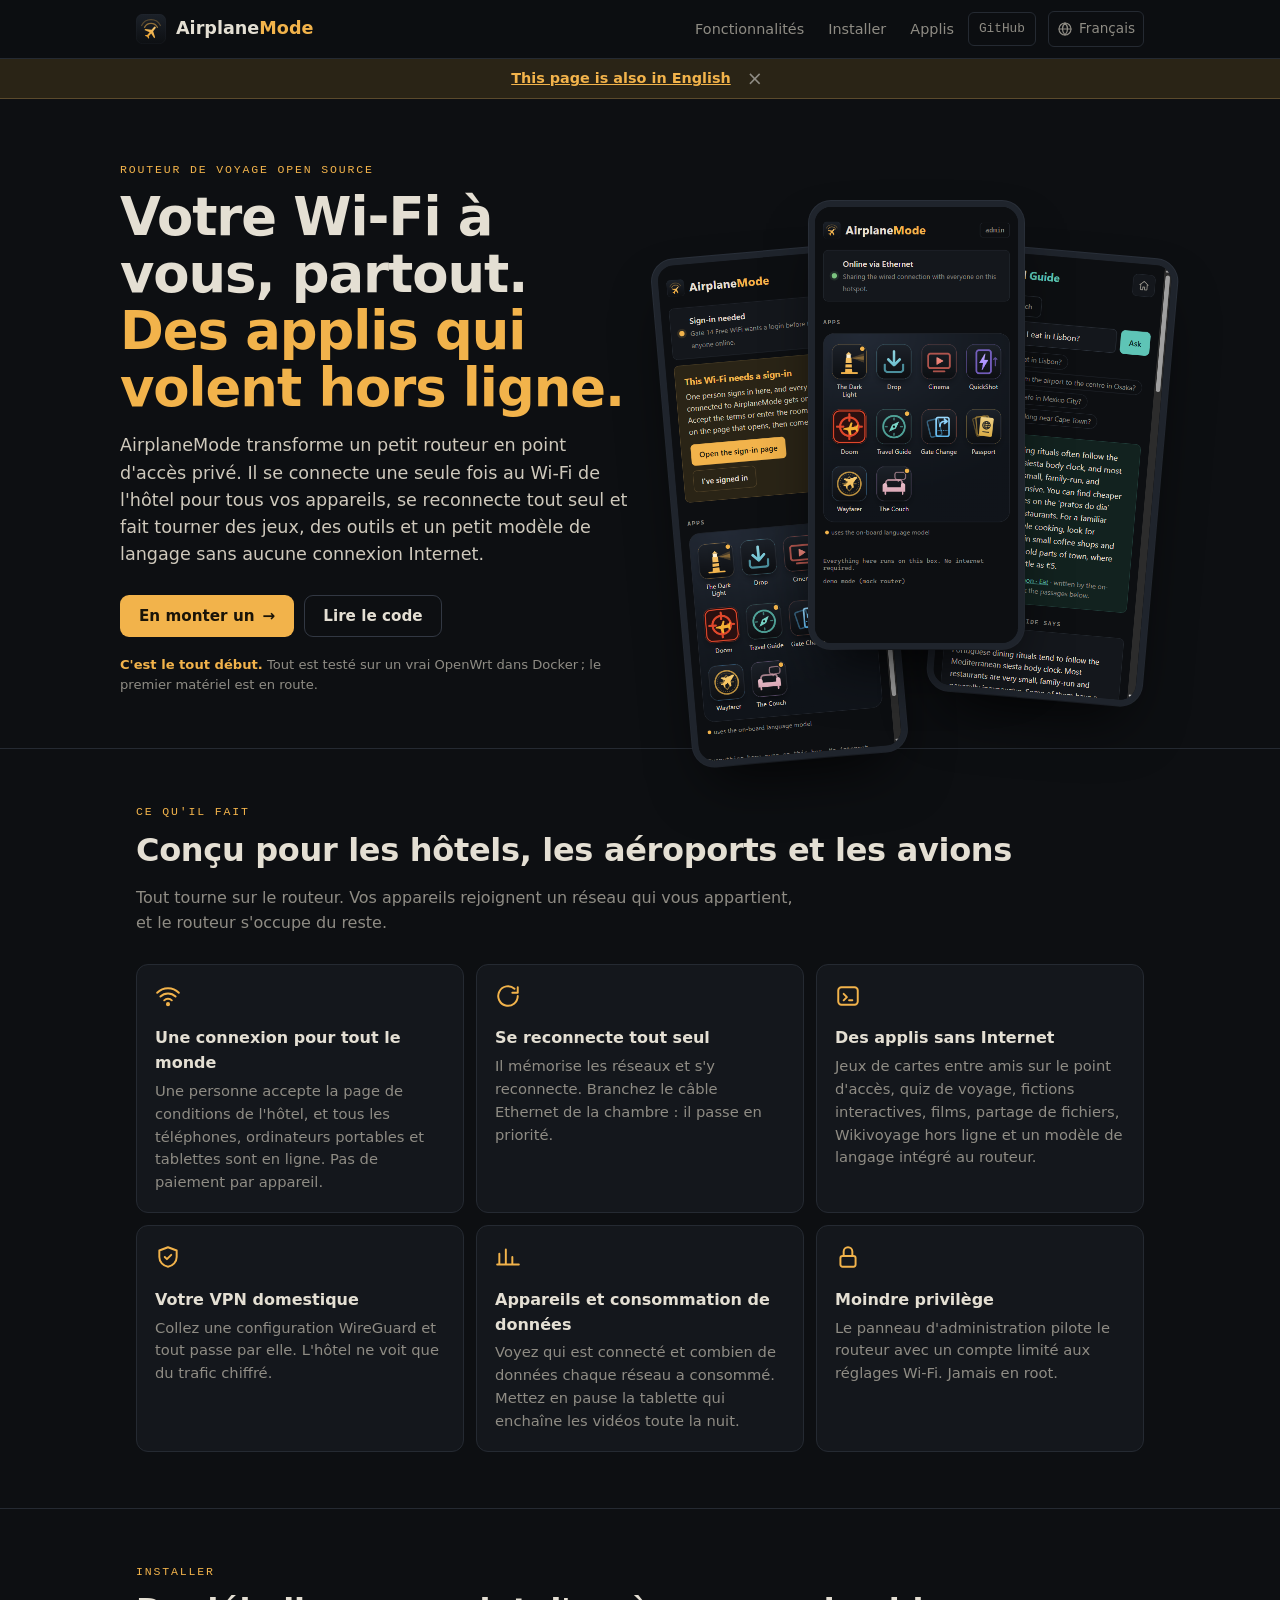
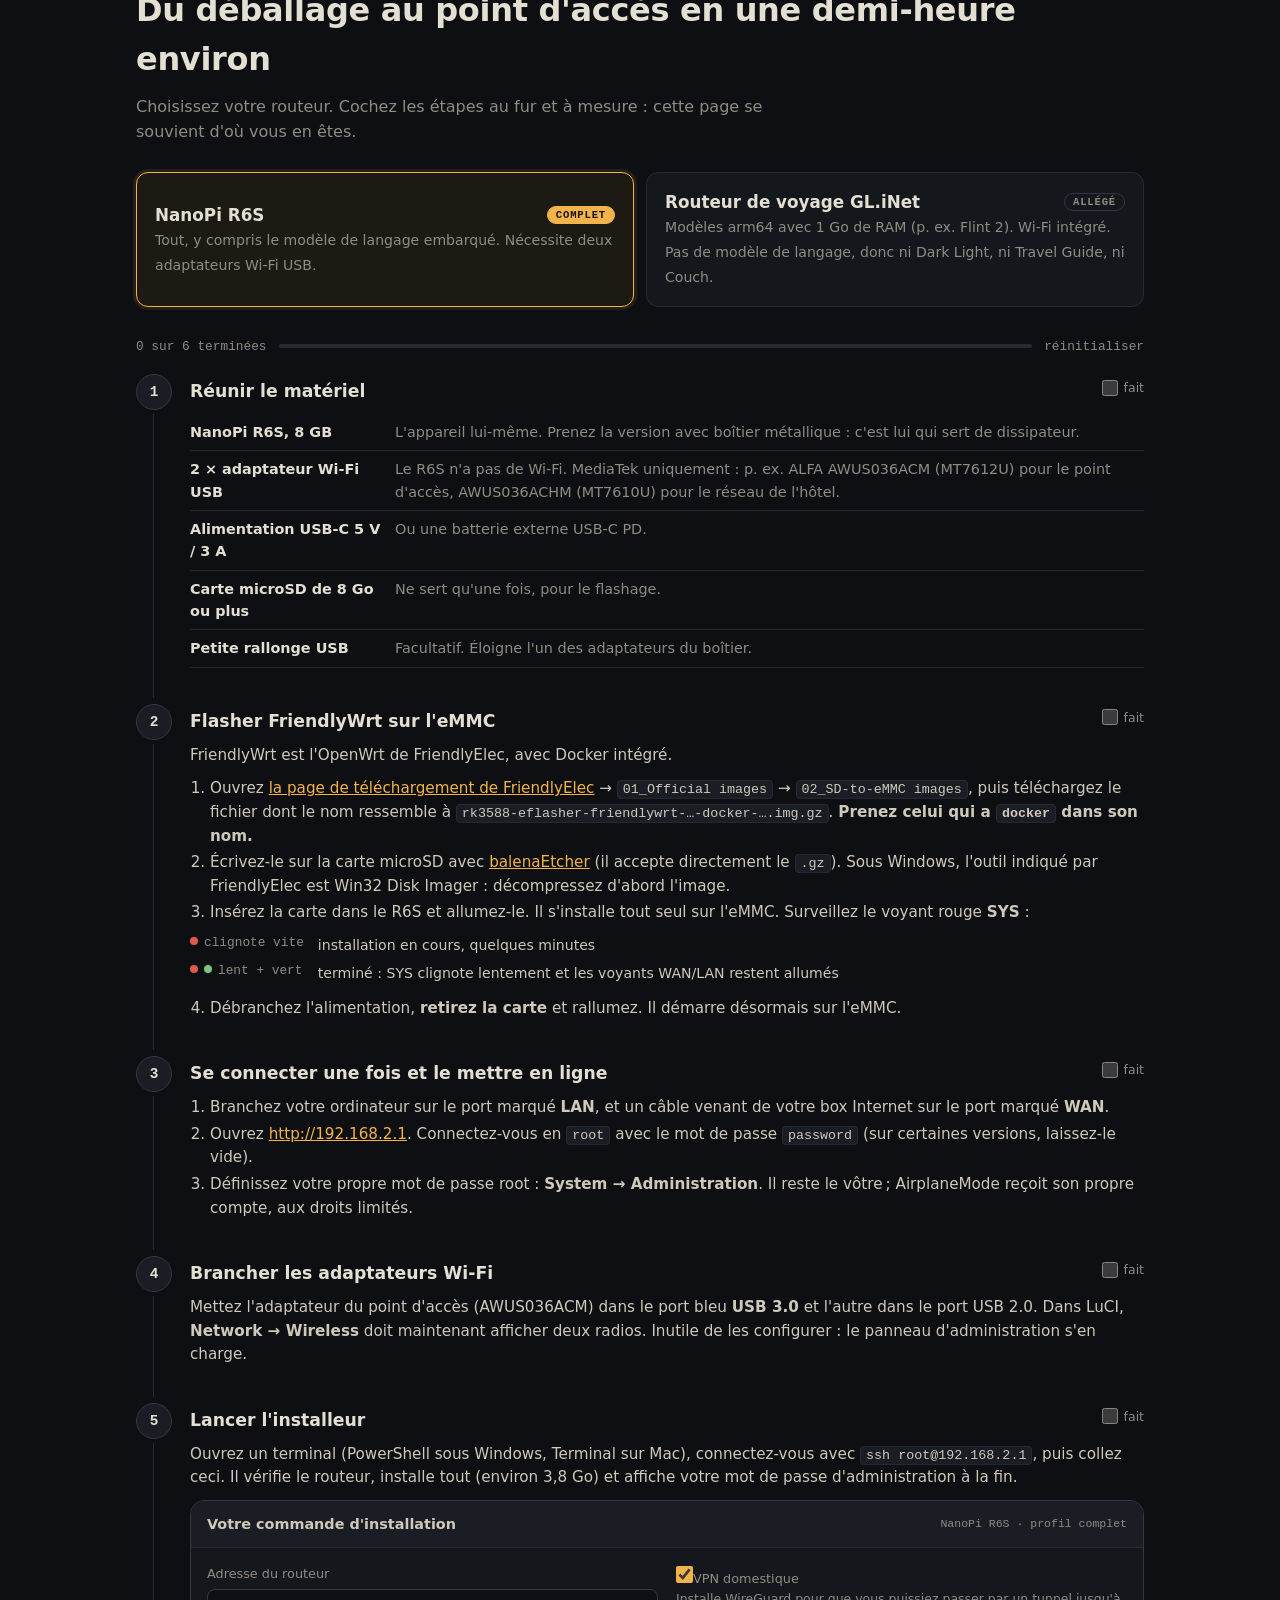
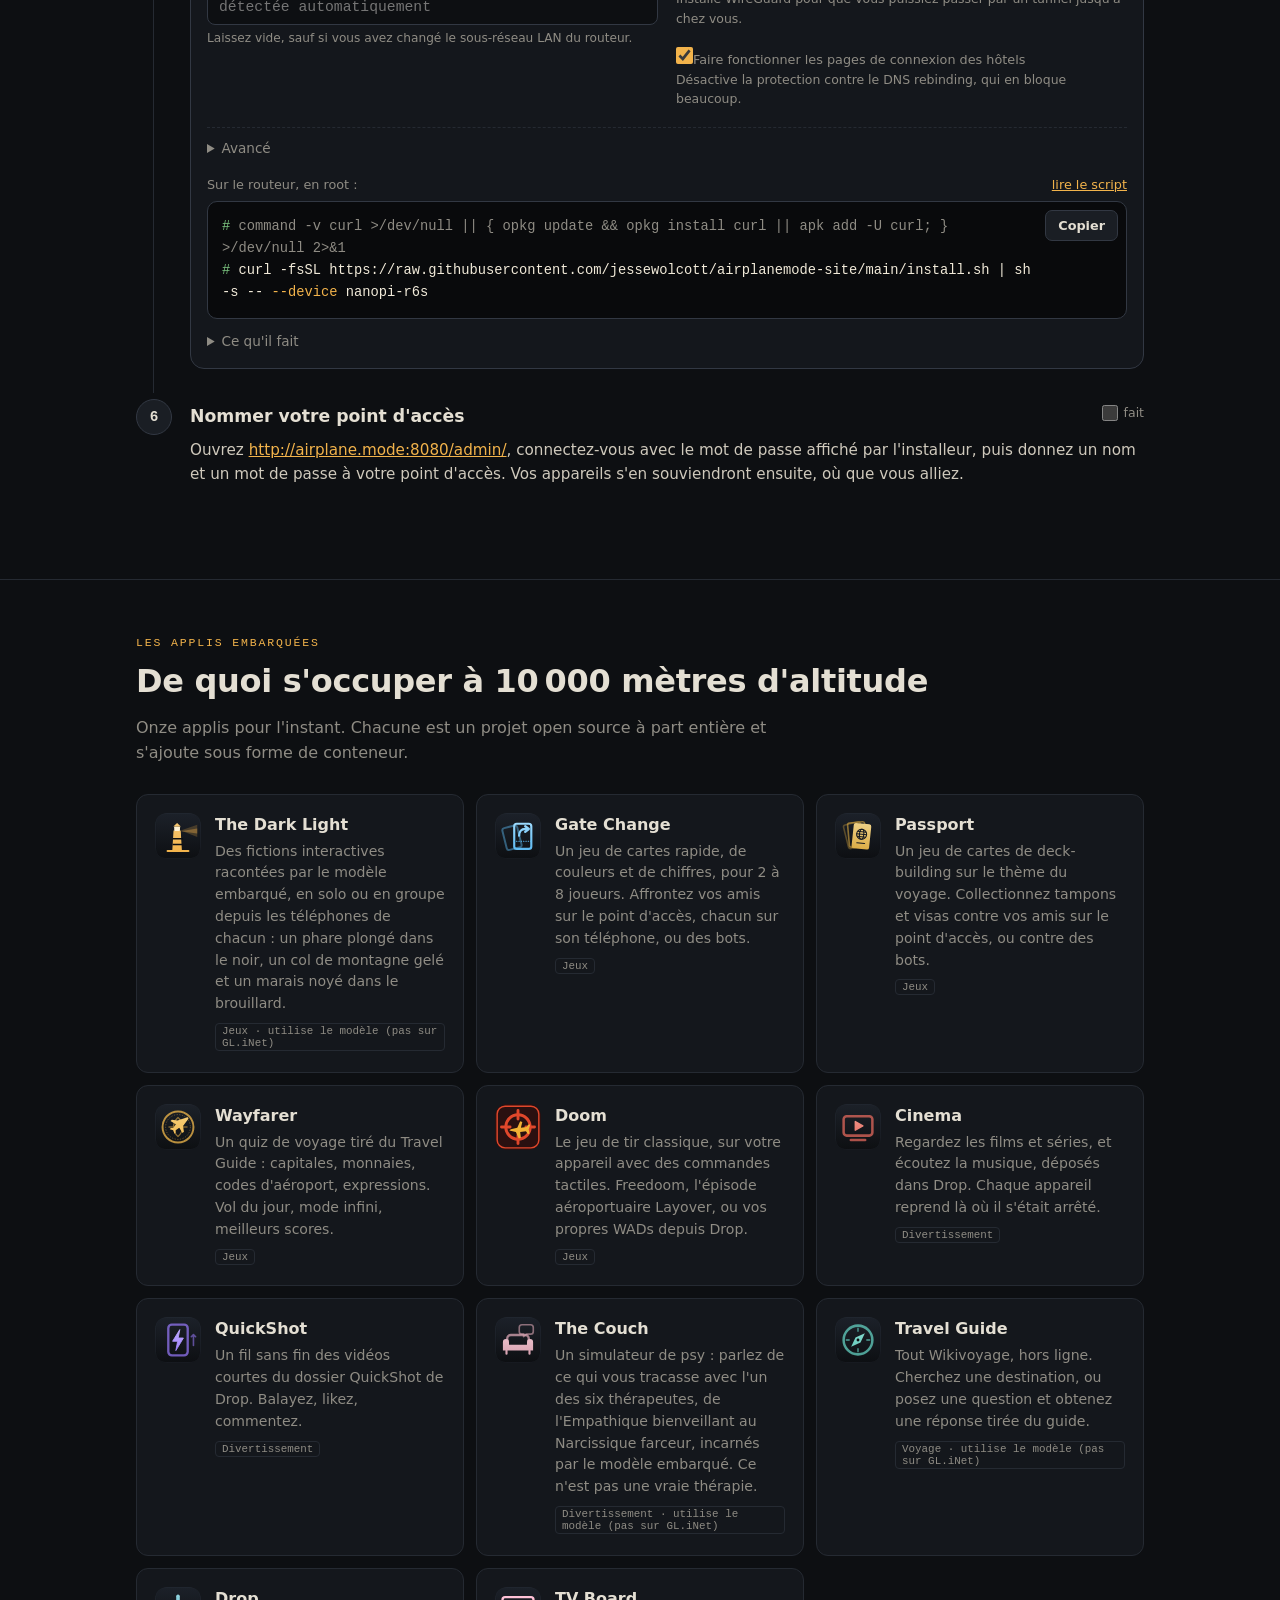
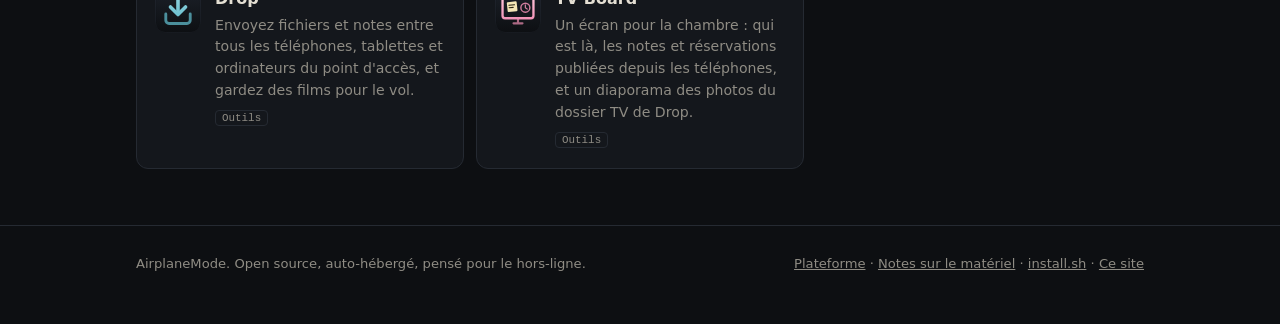
<file: fr/index.html>
<!doctype html>
<html lang="fr">
<head>
<meta charset="utf-8">
<meta name="viewport" content="width=device-width, initial-scale=1">
<meta name="color-scheme" content="dark">
<meta name="theme-color" content="#0d0f12">
<title>AirplaneMode : un routeur de voyage avec ses propres applis</title>
<meta name="description" content="Un routeur de voyage qui apporte ses propres applis. Une seule connexion au Wi-Fi de l'hôtel pour tous vos appareils, une reconnexion automatique, et des jeux, des outils et un petit modèle de langage qui tournent sans aucune connexion Internet.">
<link rel="icon" href="../assets/icon.svg" type="image/svg+xml">
<link rel="apple-touch-icon" href="../assets/apple-touch-icon.png">
<meta property="og:title" content="AirplaneMode">
<meta property="og:description" content="Un routeur de voyage qui apporte ses propres applis.">
<meta property="og:image" content="https://airplanemode.xin/assets/landing-online.png">
<meta property="og:url" content="https://airplanemode.xin/fr/">
<link rel="stylesheet" href="../assets/site.css">
<link rel="canonical" href="https://airplanemode.xin/fr/">
<link rel="alternate" hreflang="en" href="https://airplanemode.xin/">
<link rel="alternate" hreflang="es" href="https://airplanemode.xin/es/">
<link rel="alternate" hreflang="fr" href="https://airplanemode.xin/fr/">
<link rel="alternate" hreflang="it" href="https://airplanemode.xin/it/">
<link rel="alternate" hreflang="zh-Hans" href="https://airplanemode.xin/zh/">
<link rel="alternate" hreflang="ja" href="https://airplanemode.xin/ja/">
<link rel="alternate" hreflang="vi" href="https://airplanemode.xin/vi/">
<link rel="alternate" hreflang="x-default" href="https://airplanemode.xin/">
</head>
<body>

<header class="top">
  <div class="wrap">
    <a class="brand" href="#"><img src="../assets/icon.svg" alt="" width="30" height="30"><b style="font-weight:inherit">Airplane<span>Mode</span></b></a>
    <nav>
      <a href="#features" class="hide-sm">Fonctionnalités</a>
      <a href="#setup">Installer</a>
      <a href="#apps" class="hide-sm">Applis</a>
      <a class="gh" href="https://github.com/jessewolcott/airplanemode">GitHub</a>
    </nav>
    <details class="langs">
      <summary><svg viewBox="0 0 24 24" fill="none" stroke="currentColor" stroke-width="1.8" stroke-linecap="round" aria-hidden="true"><circle cx="12" cy="12" r="9"/><path d="M3 12h18M12 3c2.5 2.6 3.8 5.6 3.8 9s-1.3 6.4-3.8 9c-2.5-2.6-3.8-5.6-3.8-9S9.5 5.6 12 3z"/></svg><span class="sr">Langue : </span><span id="lang-now">Français</span></summary>
      <!-- The same on every page: each language in its own name. data-hint is the suggestion
           shown to visitors whose browser prefers that language. -->
      <ul translate="no">
        <li><a href="../" hreflang="en" lang="en" data-hint="This page is also in English">English</a></li>
        <li><a href="../es/" hreflang="es" lang="es" data-hint="Esta página también está en español">Español</a></li>
        <li><a href="../fr/" hreflang="fr" lang="fr" data-hint="Cette page existe aussi en français">Français</a></li>
        <li><a href="../it/" hreflang="it" lang="it" data-hint="Questa pagina è disponibile anche in italiano">Italiano</a></li>
        <li><a href="../zh/" hreflang="zh-Hans" lang="zh-Hans" data-hint="本页面也有中文版">中文</a></li>
        <li><a href="../ja/" hreflang="ja" lang="ja" data-hint="このページは日本語でも読めます">日本語</a></li>
        <li><a href="../vi/" hreflang="vi" lang="vi" data-hint="Trang này cũng có bản tiếng Việt">Tiếng Việt</a></li>
      </ul>
    </details>
  </div>
</header>
<div class="lang-hint" id="lang-hint" hidden><a href="../" translate="no">English</a><button type="button" aria-label="Fermer">×</button></div>

<main>
  <div class="wrap hero">
    <div>
      <div class="eyebrow">Routeur de voyage open source</div>
      <h1>Votre Wi-Fi à vous, partout. <em>Des applis qui volent hors ligne.</em></h1>
      <p class="lead">AirplaneMode transforme un petit routeur en point d'accès privé. Il se connecte une seule fois au Wi-Fi de l'hôtel pour tous vos appareils, se reconnecte tout seul et fait tourner des jeux, des outils et un petit modèle de langage sans aucune connexion Internet.</p>
      <div class="btns">
        <a class="btn primary" href="#setup">En monter un <span aria-hidden="true">→</span></a>
        <a class="btn ghost" href="https://github.com/jessewolcott/airplanemode">Lire le code</a>
      </div>
      <p class="note"><b>C'est le tout début.</b> Tout est testé sur un vrai OpenWrt dans Docker ; le premier matériel est en route.</p>
    </div>
    <div class="phones" aria-hidden="true">
      <img src="../assets/landing-signin.png" alt="" loading="lazy">
      <img src="../assets/landing-online.png" alt="">
      <img src="../assets/guide-ask.png" alt="" loading="lazy">
    </div>
  </div>

  <section class="block" id="features">
    <div class="wrap">
      <div class="eyebrow">Ce qu'il fait</div>
      <h2 class="title">Conçu pour les hôtels, les aéroports et les avions</h2>
      <p class="sub">Tout tourne sur le routeur. Vos appareils rejoignent un réseau qui vous appartient, et le routeur s'occupe du reste.</p>
      <div class="features">
        <div class="feature">
          <svg viewBox="0 0 24 24" fill="none" stroke="currentColor" stroke-width="1.8" stroke-linecap="round" stroke-linejoin="round"><path d="M5 12.5a10 10 0 0 1 14 0"/><path d="M8.5 16a5 5 0 0 1 7 0"/><circle cx="12" cy="19.5" r="1"/><path d="M2 9a14 14 0 0 1 20 0"/></svg>
          <h3>Une connexion pour tout le monde</h3>
          <p>Une personne accepte la page de conditions de l'hôtel, et tous les téléphones, ordinateurs portables et tablettes sont en ligne. Pas de paiement par appareil.</p>
        </div>
        <div class="feature">
          <svg viewBox="0 0 24 24" fill="none" stroke="currentColor" stroke-width="1.8" stroke-linecap="round" stroke-linejoin="round"><path d="M21 12a9 9 0 1 1-3-6.7"/><path d="M21 4v5h-5"/></svg>
          <h3>Se reconnecte tout seul</h3>
          <p>Il mémorise les réseaux et s'y reconnecte. Branchez le câble Ethernet de la chambre : il passe en priorité.</p>
        </div>
        <div class="feature">
          <svg viewBox="0 0 24 24" fill="none" stroke="currentColor" stroke-width="1.8" stroke-linecap="round" stroke-linejoin="round"><rect x="3" y="4" width="18" height="16" rx="3"/><path d="M8 10l3 3-3 3M13 16h3"/></svg>
          <h3>Des applis sans Internet</h3>
          <p>Jeux de cartes entre amis sur le point d'accès, quiz de voyage, fictions interactives, films, partage de fichiers, Wikivoyage hors ligne et un modèle de langage intégré au routeur.</p>
        </div>
        <div class="feature">
          <svg viewBox="0 0 24 24" fill="none" stroke="currentColor" stroke-width="1.8" stroke-linecap="round" stroke-linejoin="round"><path d="M12 3l8 3v6c0 4.5-3.4 8.2-8 9-4.6-.8-8-4.5-8-9V6z"/><path d="M9 12l2 2 4-4"/></svg>
          <h3>Votre VPN domestique</h3>
          <p>Collez une configuration WireGuard et tout passe par elle. L'hôtel ne voit que du trafic chiffré.</p>
        </div>
        <div class="feature">
          <svg viewBox="0 0 24 24" fill="none" stroke="currentColor" stroke-width="1.8" stroke-linecap="round" stroke-linejoin="round"><path d="M4 19V9M10 19V5M16 19v-7M22 19H2"/></svg>
          <h3>Appareils et consommation de données</h3>
          <p>Voyez qui est connecté et combien de données chaque réseau a consommé. Mettez en pause la tablette qui enchaîne les vidéos toute la nuit.</p>
        </div>
        <div class="feature">
          <svg viewBox="0 0 24 24" fill="none" stroke="currentColor" stroke-width="1.8" stroke-linecap="round" stroke-linejoin="round"><rect x="5" y="11" width="14" height="10" rx="2"/><path d="M8 11V7a4 4 0 0 1 8 0v4"/></svg>
          <h3>Moindre privilège</h3>
          <p>Le panneau d'administration pilote le routeur avec un compte limité aux réglages Wi-Fi. Jamais en root.</p>
        </div>
      </div>
    </div>
  </section>

  <section class="block" id="setup">
    <div class="wrap">
      <div class="eyebrow">Installer</div>
      <h2 class="title">Du déballage au point d'accès en une demi-heure environ</h2>
      <p class="sub">Choisissez votre routeur. Cochez les étapes au fur et à mesure : cette page se souvient d'où vous en êtes.</p>

      <div class="devices" role="tablist" aria-label="Routeur">
        <button class="device" role="tab" id="tab-r6s" aria-controls="guide-r6s" aria-selected="true" data-device="nanopi-r6s">
          <span class="name">NanoPi R6S <span class="pill full">Complet</span></span>
          <span class="desc">Tout, y compris le modèle de langage embarqué. Nécessite deux adaptateurs Wi-Fi USB.</span>
        </button>
        <button class="device" role="tab" id="tab-glinet" aria-controls="guide-glinet" aria-selected="false" data-device="glinet">
          <span class="name">Routeur de voyage GL.iNet <span class="pill">Allégé</span></span>
          <span class="desc">Modèles arm64 avec 1 Go de RAM (p. ex. Flint 2). Wi-Fi intégré. Pas de modèle de langage, donc ni Dark Light, ni Travel Guide, ni Couch.</span>
        </button>
      </div>

      <div class="progress"><span id="progText">0 sur 0 terminées</span><span class="bar"><i id="progBar"></i></span><button class="check" id="reset" type="button" style="background:none;border:0;font:inherit;color:inherit">réinitialiser</button></div>

      <!-- ===================== NanoPi R6S ===================== -->
      <div class="guide" id="guide-r6s" role="tabpanel" aria-labelledby="tab-r6s" data-device="nanopi-r6s">
        <ol class="steps">
          <li data-step="r6s-parts">
            <div class="step-head"><h3>Réunir le matériel</h3><label class="check"><input type="checkbox"> fait</label></div>
            <div class="step-body">
              <table class="parts">
                <tr><td>NanoPi R6S, 8 GB</td><td>L'appareil lui-même. Prenez la version avec boîtier métallique : c'est lui qui sert de dissipateur.</td></tr>
                <tr><td>2 × adaptateur Wi-Fi USB</td><td>Le R6S n'a pas de Wi-Fi. MediaTek uniquement : p. ex. ALFA AWUS036ACM (MT7612U) pour le point d'accès, AWUS036ACHM (MT7610U) pour le réseau de l'hôtel.</td></tr>
                <tr><td>Alimentation USB-C 5 V / 3 A</td><td>Ou une batterie externe USB-C PD.</td></tr>
                <tr><td>Carte microSD de 8 Go ou plus</td><td>Ne sert qu'une fois, pour le flashage.</td></tr>
                <tr><td>Petite rallonge USB</td><td>Facultatif. Éloigne l'un des adaptateurs du boîtier.</td></tr>
              </table>
            </div>
          </li>
          <li data-step="r6s-flash">
            <div class="step-head"><h3>Flasher FriendlyWrt sur l'eMMC</h3><label class="check"><input type="checkbox"> fait</label></div>
            <div class="step-body">
              <p>FriendlyWrt est l'OpenWrt de FriendlyElec, avec Docker intégré.</p>
              <ol>
                <li>Ouvrez <a href="http://download.friendlyelec.com/NanoPiR6S" rel="noopener">la page de téléchargement de FriendlyElec</a> → <code>01_Official images</code> → <code>02_SD-to-eMMC images</code>, puis téléchargez le fichier dont le nom ressemble à <code>rk3588-eflasher-friendlywrt-…-docker-….img.gz</code>. <b>Prenez celui qui a <code>docker</code> dans son nom.</b></li>
                <li>Écrivez-le sur la carte microSD avec <a href="https://etcher.balena.io/" rel="noopener">balenaEtcher</a> (il accepte directement le <code>.gz</code>). Sous Windows, l'outil indiqué par FriendlyElec est Win32 Disk Imager : décompressez d'abord l'image.</li>
                <li>Insérez la carte dans le R6S et allumez-le. Il s'installe tout seul sur l'eMMC. Surveillez le voyant rouge <b>SYS</b> :</li>
              </ol>
              <div class="leds">
                <span class="led"><i class="fast"></i>clignote vite</span><span>installation en cours, quelques minutes</span>
                <span class="led"><i class="slow"></i><i class="g"></i>lent + vert</span><span>terminé : SYS clignote lentement et les voyants WAN/LAN restent allumés</span>
              </div>
              <ol start="4"><li>Débranchez l'alimentation, <b>retirez la carte</b> et rallumez. Il démarre désormais sur l'eMMC.</li></ol>
            </div>
          </li>
          <li data-step="r6s-login">
            <div class="step-head"><h3>Se connecter une fois et le mettre en ligne</h3><label class="check"><input type="checkbox"> fait</label></div>
            <div class="step-body">
              <ol>
                <li>Branchez votre ordinateur sur le port marqué <b>LAN</b>, et un câble venant de votre box Internet sur le port marqué <b>WAN</b>.</li>
                <li>Ouvrez <a href="http://192.168.2.1/" rel="noopener">http://192.168.2.1</a>. Connectez-vous en <code>root</code> avec le mot de passe <code>password</code> (sur certaines versions, laissez-le vide).</li>
                <li>Définissez votre propre mot de passe root : <b>System → Administration</b>. Il reste le vôtre ; AirplaneMode reçoit son propre compte, aux droits limités.</li>
              </ol>
            </div>
          </li>
          <li data-step="r6s-adapters">
            <div class="step-head"><h3>Brancher les adaptateurs Wi-Fi</h3><label class="check"><input type="checkbox"> fait</label></div>
            <div class="step-body">
              <p>Mettez l'adaptateur du point d'accès (AWUS036ACM) dans le port bleu <b>USB 3.0</b> et l'autre dans le port USB 2.0. Dans LuCI, <b>Network → Wireless</b> doit maintenant afficher deux radios. Inutile de les configurer : le panneau d'administration s'en charge.</p>
            </div>
          </li>
          <li data-step="r6s-install">
            <div class="step-head"><h3>Lancer l'installeur</h3><label class="check"><input type="checkbox"> fait</label></div>
            <div class="step-body">
              <p>Ouvrez un terminal (PowerShell sous Windows, Terminal sur Mac), connectez-vous avec <code class="ssh">ssh root@192.168.2.1</code>, puis collez ceci. Il vérifie le routeur, installe tout (environ 3,8 Go) et affiche votre mot de passe d'administration à la fin.</p>
              <div class="tool-slot"></div>
            </div>
          </li>
          <li data-step="r6s-done">
            <div class="step-head"><h3>Nommer votre point d'accès</h3><label class="check"><input type="checkbox"> fait</label></div>
            <div class="step-body">
              <p>Ouvrez <a class="admin-link" href="http://airplane.mode:8080/admin/" rel="noopener">http://airplane.mode:8080/admin/</a>, connectez-vous avec le mot de passe affiché par l'installeur, puis donnez un nom et un mot de passe à votre point d'accès. Vos appareils s'en souviendront ensuite, où que vous alliez.</p>
            </div>
          </li>
        </ol>
      </div>

      <!-- ===================== GL.iNet ===================== -->
      <div class="guide" id="guide-glinet" role="tabpanel" aria-labelledby="tab-glinet" data-device="glinet" hidden>
        <div class="callout"><b>Pas encore essayé sur un GL.iNet.</b> Côté logiciel, c'est la même API OpenWrt, mais l'installation de Docker sur le firmware GL.iNet est la partie qui demandera le plus probablement des ajustements. Vos retours sont les bienvenus.</div>
        <ol class="steps">
          <li data-step="gl-model">
            <div class="step-head"><h3>Vérifier votre modèle</h3><label class="check"><input type="checkbox"> fait</label></div>
            <div class="step-body">
              <p>Il vous faut un GL.iNet <b>arm64</b> (par exemple Flint 2 / GL-MT6000) avec <b>1 Go de RAM</b>, plus une clé USB ou une carte SD de 8 Go ou plus pour Docker. Les anciens modèles MIPS ne conviennent pas.</p>
            </div>
          </li>
          <li data-step="gl-ssh">
            <div class="step-head"><h3>Le mettre en ligne et ouvrir un shell</h3><label class="check"><input type="checkbox"> fait</label></div>
            <div class="step-body">
              <p>Connectez le routeur à Internet depuis son panneau d'administration (<a href="http://192.168.8.1/" rel="noopener">http://192.168.8.1</a>). Puis, depuis un terminal : <code class="ssh">ssh root@192.168.8.1</code>, avec le mot de passe du panneau d'administration.</p>
            </div>
          </li>
          <li data-step="gl-docker">
            <div class="step-head"><h3>Installer Docker</h3><label class="check"><input type="checkbox"> fait</label></div>
            <div class="step-body">
              <p>Montez votre stockage USB ou SD (panneau d'administration GL.iNet → <b>Applications → Network Storage</b>), puis :</p>
              <div class="cmd"><pre><span class="p">#</span> opkg update && opkg install dockerd docker docker-compose</pre><button class="copy" type="button">Copier</button></div>
              <p>Placez les données de Docker sur le stockage USB/SD (<code>data_root</code> dans <code>/etc/config/dockerd</code>) et démarrez-le avec <code>/etc/init.d/dockerd restart</code>. Les noms des paquets peuvent varier selon la version du firmware.</p>
            </div>
          </li>
          <li data-step="gl-install">
            <div class="step-head"><h3>Lancer l'installeur</h3><label class="check"><input type="checkbox"> fait</label></div>
            <div class="step-body">
              <p>Collez ceci dans le même shell. Il vérifie le routeur, installe tout et affiche votre mot de passe d'administration à la fin.</p>
              <div class="tool-slot"></div>
            </div>
          </li>
          <li data-step="gl-done">
            <div class="step-head"><h3>Nommer votre point d'accès et choisir un seul répéteur</h3><label class="check"><input type="checkbox"> fait</label></div>
            <div class="step-body">
              <p>Ouvrez <a class="admin-link" href="http://airplane.mode:8080/admin/" rel="noopener">http://airplane.mode:8080/admin/</a> et connectez-vous. GL.iNet a sa propre page de répéteur, qui modifie aussi le Wi-Fi amont : utilisez soit celle-ci, soit le panneau <b>Internet source</b> d'AirplaneMode, pas les deux.</p>
            </div>
          </li>
        </ol>
      </div>
    </div>
  </section>

  <section class="block" id="apps">
    <div class="wrap">
      <div class="eyebrow">Les applis embarquées</div>
      <h2 class="title">De quoi s'occuper à 10 000 mètres d'altitude</h2>
      <p class="sub">Onze applis pour l'instant. Chacune est un projet open source à part entière et s'ajoute sous forme de conteneur.</p>
      <div class="apps">
        <a class="app" href="https://github.com/jessewolcott/airplanemode-darklight">
          <img class="ico" src="../assets/icons/darklight.svg" alt="" width="46" height="46" loading="lazy">
          <span><h3>The Dark Light</h3><p>Des fictions interactives racontées par le modèle embarqué, en solo ou en groupe depuis les téléphones de chacun : un phare plongé dans le noir, un col de montagne gelé et un marais noyé dans le brouillard.</p><span class="tag">Jeux · utilise le modèle (pas sur GL.iNet)</span></span>
        </a>
        <a class="app" href="https://github.com/jessewolcott/airplanemode-gatechange">
          <img class="ico" src="../assets/icons/gatechange.svg" alt="" width="46" height="46" loading="lazy">
          <span><h3>Gate Change</h3><p>Un jeu de cartes rapide, de couleurs et de chiffres, pour 2 à 8 joueurs. Affrontez vos amis sur le point d'accès, chacun sur son téléphone, ou des bots.</p><span class="tag">Jeux</span></span>
        </a>
        <a class="app" href="https://github.com/jessewolcott/airplanemode-passport">
          <img class="ico" src="../assets/icons/passport.svg" alt="" width="46" height="46" loading="lazy">
          <span><h3>Passport</h3><p>Un jeu de cartes de deck-building sur le thème du voyage. Collectionnez tampons et visas contre vos amis sur le point d'accès, ou contre des bots.</p><span class="tag">Jeux</span></span>
        </a>
        <a class="app" href="https://github.com/jessewolcott/airplanemode-wayfarer">
          <img class="ico" src="../assets/icons/wayfarer.svg" alt="" width="46" height="46" loading="lazy">
          <span><h3>Wayfarer</h3><p>Un quiz de voyage tiré du Travel Guide : capitales, monnaies, codes d'aéroport, expressions. Vol du jour, mode infini, meilleurs scores.</p><span class="tag">Jeux</span></span>
        </a>
        <a class="app" href="https://github.com/jessewolcott/airplanemode-doom">
          <img class="ico" src="../assets/icons/doom.svg" alt="" width="46" height="46" loading="lazy">
          <span><h3>Doom</h3><p>Le jeu de tir classique, sur votre appareil avec des commandes tactiles. Freedoom, l'épisode aéroportuaire Layover, ou vos propres WADs depuis Drop.</p><span class="tag">Jeux</span></span>
        </a>
        <a class="app" href="https://github.com/jessewolcott/airplanemode-cinema">
          <img class="ico" src="../assets/icons/cinema.svg" alt="" width="46" height="46" loading="lazy">
          <span><h3>Cinema</h3><p>Regardez les films et séries, et écoutez la musique, déposés dans Drop. Chaque appareil reprend là où il s'était arrêté.</p><span class="tag">Divertissement</span></span>
        </a>
        <a class="app" href="https://github.com/jessewolcott/airplanemode-quickshot">
          <img class="ico" src="../assets/icons/quickshot.svg" alt="" width="46" height="46" loading="lazy">
          <span><h3>QuickShot</h3><p>Un fil sans fin des vidéos courtes du dossier QuickShot de Drop. Balayez, likez, commentez.</p><span class="tag">Divertissement</span></span>
        </a>
        <a class="app" href="https://github.com/jessewolcott/airplanemode-couch">
          <img class="ico" src="../assets/icons/couch.svg" alt="" width="46" height="46" loading="lazy">
          <span><h3>The Couch</h3><p>Un simulateur de psy : parlez de ce qui vous tracasse avec l'un des six thérapeutes, de l'Empathique bienveillant au Narcissique farceur, incarnés par le modèle embarqué. Ce n'est pas une vraie thérapie.</p><span class="tag">Divertissement · utilise le modèle (pas sur GL.iNet)</span></span>
        </a>
        <a class="app" href="https://github.com/jessewolcott/airplanemode-guide">
          <img class="ico" src="../assets/icons/guide.svg" alt="" width="46" height="46" loading="lazy">
          <span><h3>Travel Guide</h3><p>Tout Wikivoyage, hors ligne. Cherchez une destination, ou posez une question et obtenez une réponse tirée du guide.</p><span class="tag">Voyage · utilise le modèle (pas sur GL.iNet)</span></span>
        </a>
        <a class="app" href="https://github.com/jessewolcott/airplanemode-drop">
          <img class="ico" src="../assets/icons/drop.svg" alt="" width="46" height="46" loading="lazy">
          <span><h3>Drop</h3><p>Envoyez fichiers et notes entre tous les téléphones, tablettes et ordinateurs du point d'accès, et gardez des films pour le vol.</p><span class="tag">Outils</span></span>
        </a>
        <a class="app" href="https://github.com/jessewolcott/airplanemode-tv">
          <img class="ico" src="../assets/icons/tv.svg" alt="" width="46" height="46" loading="lazy">
          <span><h3>TV Board</h3><p>Un écran pour la chambre : qui est là, les notes et réservations publiées depuis les téléphones, et un diaporama des photos du dossier TV de Drop.</p><span class="tag">Outils</span></span>
        </a>
      </div>
    </div>
  </section>
</main>

<footer>
  <div class="wrap">
    <span>AirplaneMode. Open source, auto-hébergé, pensé pour le hors-ligne.</span>
    <span><a href="https://github.com/jessewolcott/airplanemode">Plateforme</a> · <a href="https://github.com/jessewolcott/airplanemode/blob/main/docs/hardware.md">Notes sur le matériel</a> · <a href="../install.sh">install.sh</a> · <a href="https://github.com/jessewolcott/airplanemode-site">Ce site</a></span>
  </div>
</footer>

<!-- The config tool: one instance, moved into the selected device's install step. -->
<template id="tool-tpl">
  <div class="tool">
    <div class="tool-head"><b>Votre commande d'installation</b><small class="tool-dev"></small></div>
    <div class="tool-grid">
      <div class="field">
        <label for="t-lan">Adresse du routeur</label>
        <input type="text" id="t-lan" inputmode="decimal" autocomplete="off" spellcheck="false" placeholder="détectée automatiquement">
        <div class="hint">Laissez vide, sauf si vous avez changé le sous-réseau LAN du routeur.</div>
      </div>
      <div class="field" style="display:grid;gap:12px;align-content:start">
        <label class="toggle"><input type="checkbox" id="t-vpn" checked><span>VPN domestique<small>Installe WireGuard pour que vous puissiez passer par un tunnel jusqu'à chez vous.</small></span></label>
        <label class="toggle"><input type="checkbox" id="t-rebind" checked><span>Faire fonctionner les pages de connexion des hôtels<small>Désactive la protection contre le DNS rebinding, qui en bloque beaucoup.</small></span></label>
      </div>
      <details class="adv">
        <summary>Avancé</summary>
        <div class="tool-grid">
          <div class="field">
            <label for="t-wan">Interface WAN filaire</label>
            <input type="text" id="t-wan" autocomplete="off" spellcheck="false" placeholder="wan">
            <div class="hint">Seulement si LuCI → Network → Interfaces lui donne un autre nom.</div>
          </div>
          <div class="field">
            <label for="t-dir">Dossier d'installation</label>
            <input type="text" id="t-dir" autocomplete="off" spellcheck="false" placeholder="/opt/airplanemode">
          </div>
        </div>
      </details>
    </div>
    <div class="cmd-label"><span>Sur le routeur, en root :</span><a href="../install.sh" target="_blank" rel="noopener">lire le script</a></div>
    <div class="cmd"><pre class="t-cmd"></pre><button class="copy" type="button">Copier</button></div>
    <details class="does">
      <summary>Ce qu'il fait</summary>
      <ul class="t-does"></ul>
    </details>
  </div>
</template>

<!-- Strings the script writes. tools/build_i18n.py translates the values for each language. -->
<script type="application/json" id="ui-strings">
{
  "device.nanopi-r6s": "NanoPi R6S · profil complet",
  "device.glinet": "GL.iNet · profil allégé",
  "profile.nanopi-r6s": "NanoPi R6S (complet)",
  "profile.glinet": "GL.iNet (allégé)",
  "progress": "{n} sur {total} terminées",
  "copy": "Copier",
  "copied": "Copié",
  "does.check": "Vérifie qu'il s'agit d'un routeur OpenWrt arm64 avec Docker, en ligne, avec assez d'espace",
  "does.download": "Télécharge AirplaneMode dans {dir} et applique le profil {profile}",
  "does.login": "Crée sur le routeur un compte, {user}, qui peut modifier les réglages Wi-Fi et rien d'autre",
  "does.name": "Fait pointer le nom {name} vers {ip} et donne la priorité à l'Ethernet sur le Wi-Fi",
  "does.rebind-off": "Désactive la protection contre le DNS rebinding pour que les pages de connexion des hôtels se chargent",
  "does.rebind-on": "Laisse activée la protection contre le DNS rebinding",
  "does.wireguard": "Installe WireGuard pour le VPN domestique",
  "does.no-wireguard": "N'installe pas WireGuard",
  "does.apps-model": "Télécharge et démarre les applis et le modèle de langage, puis vérifie que le panneau d'administration peut piloter le routeur",
  "does.apps": "Télécharge et démarre les applis, puis vérifie que le panneau d'administration peut piloter le routeur",
  "does.password": "Affiche votre mot de passe d'administration"
}
</script>
<script src="../assets/site.js"></script>
</body>
</html>
</file>
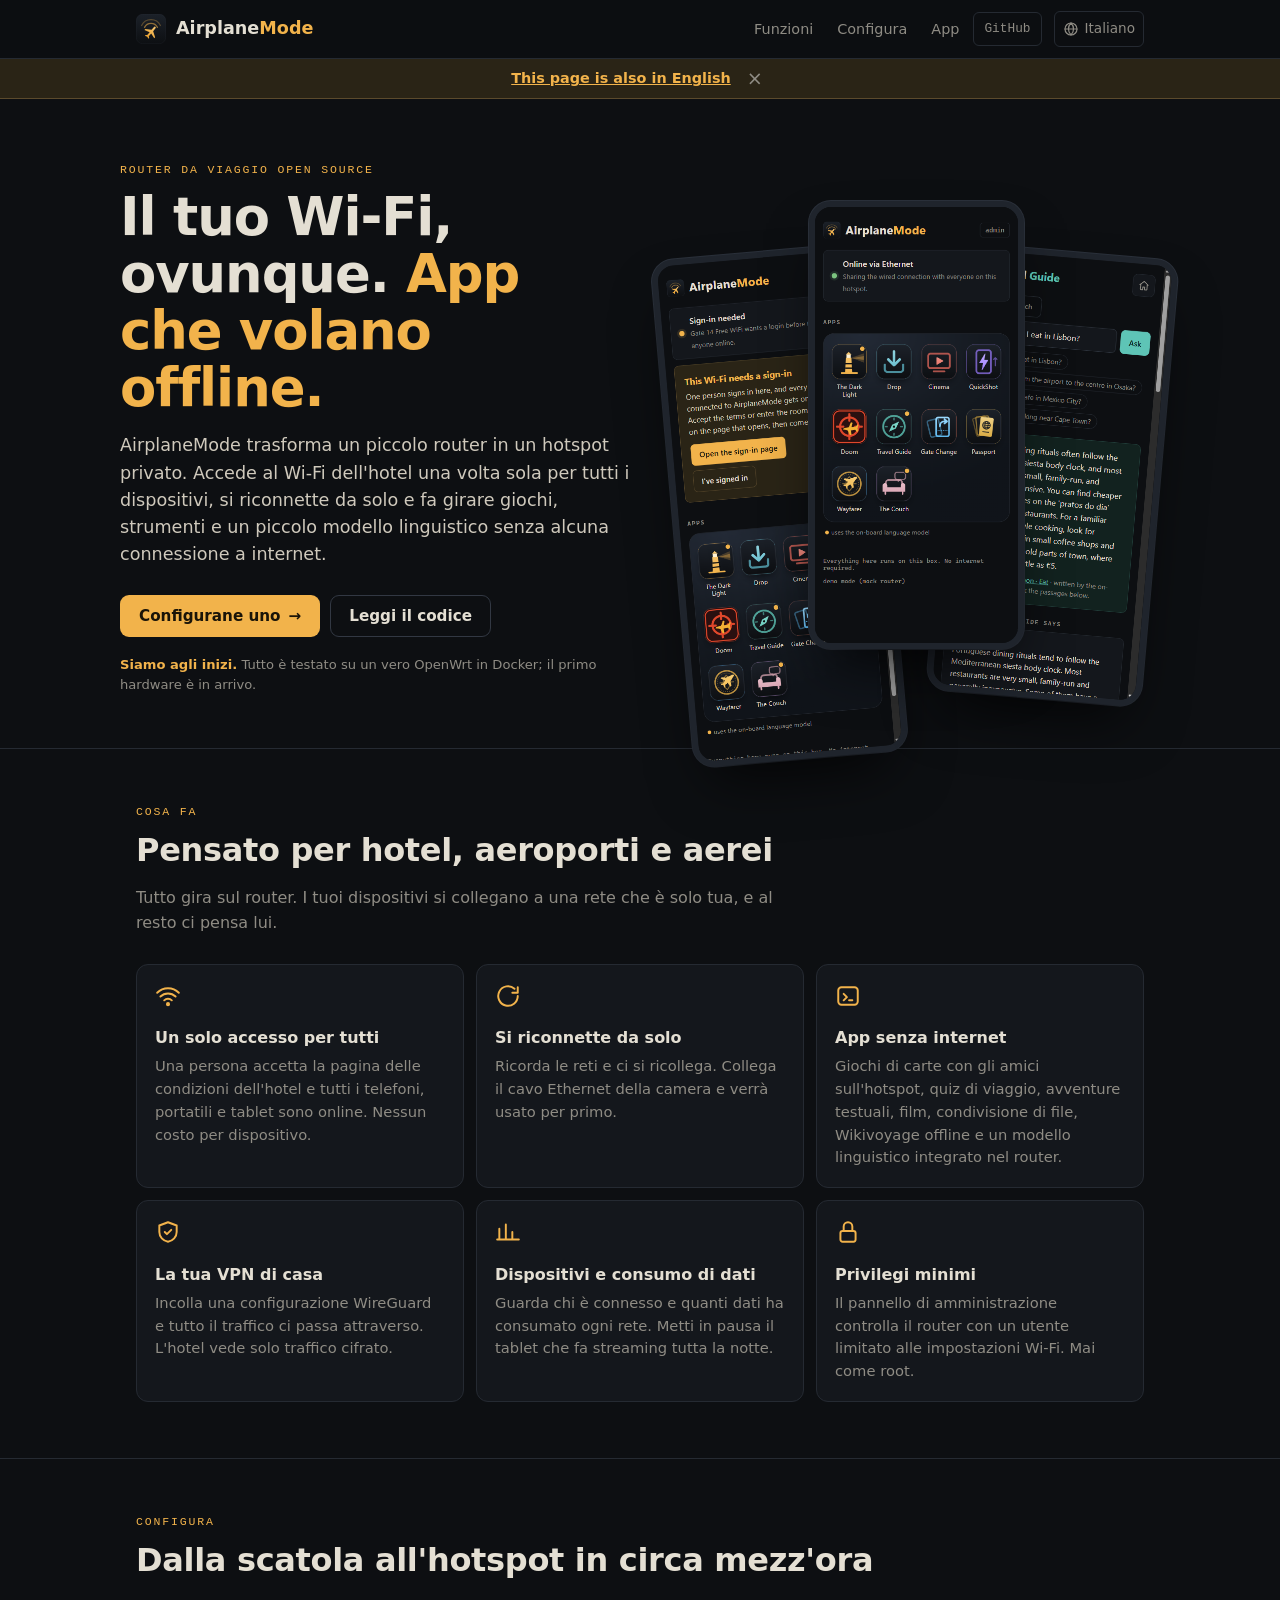
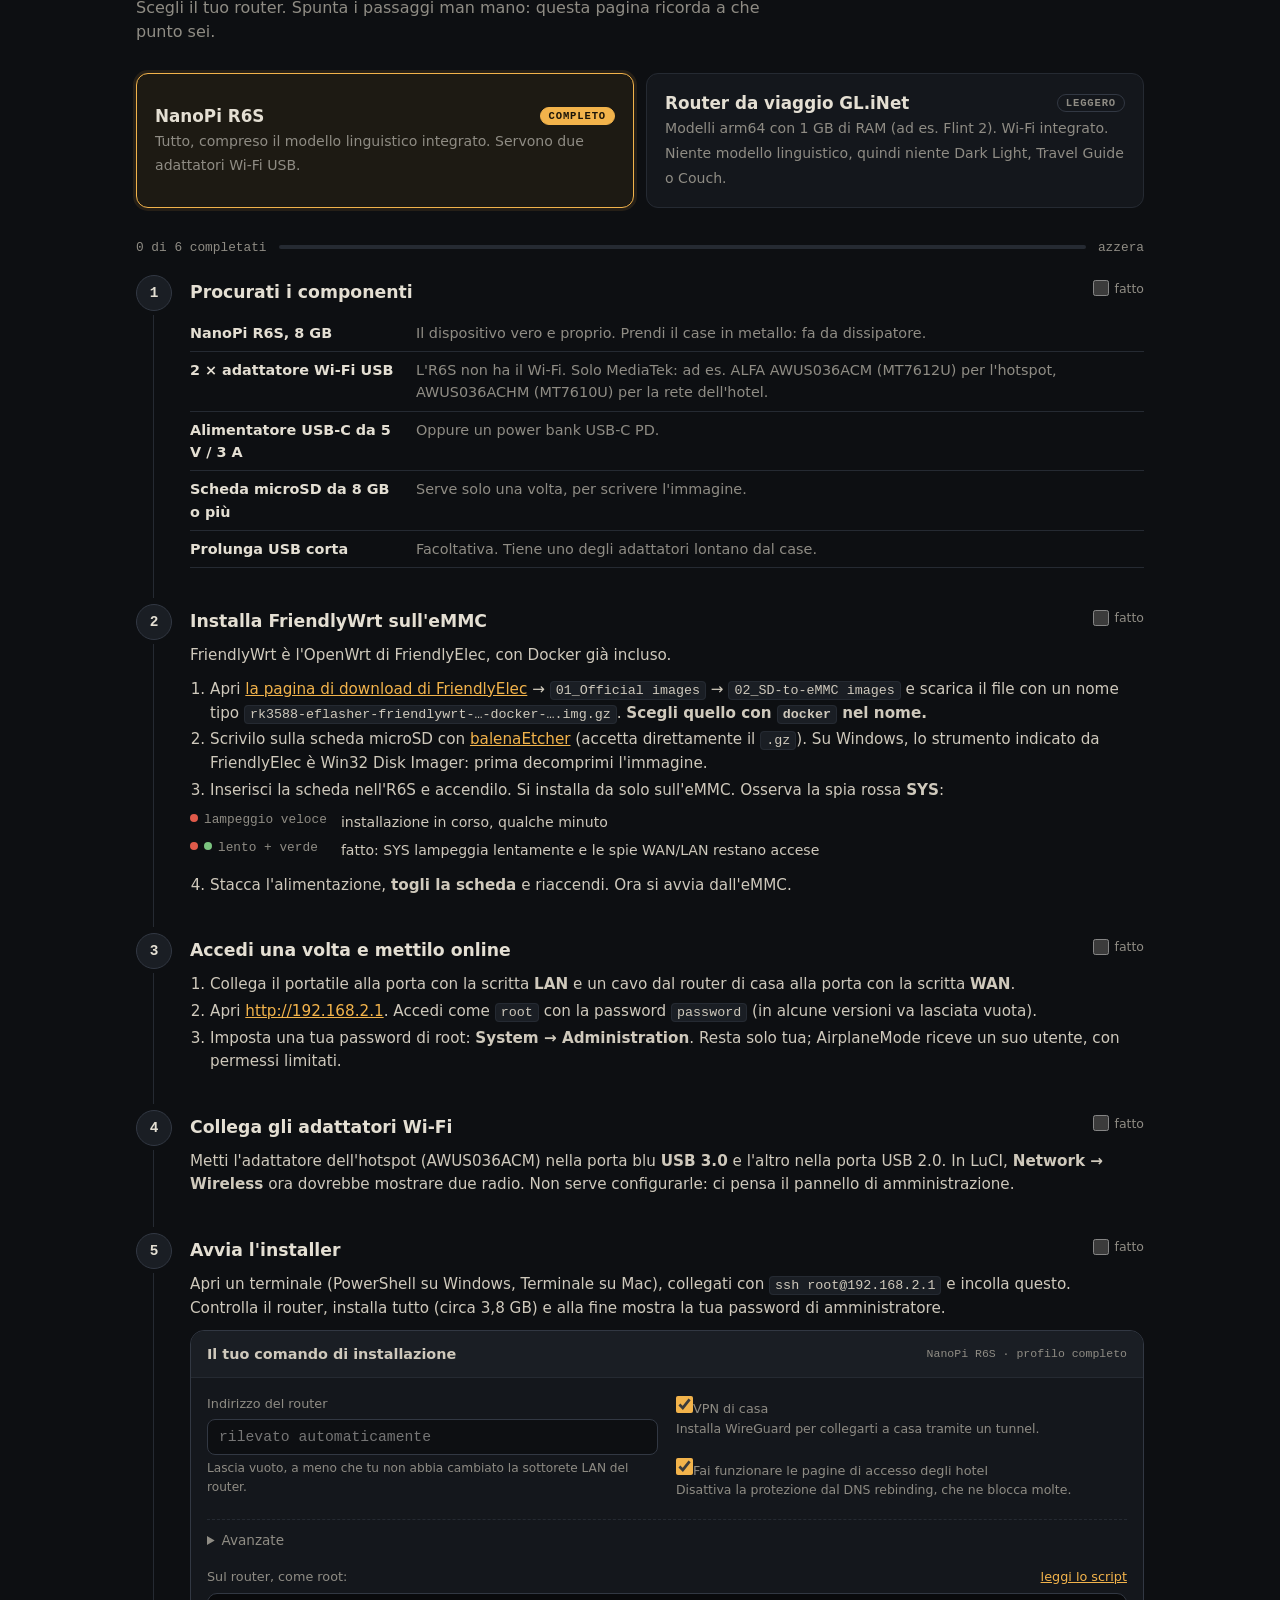
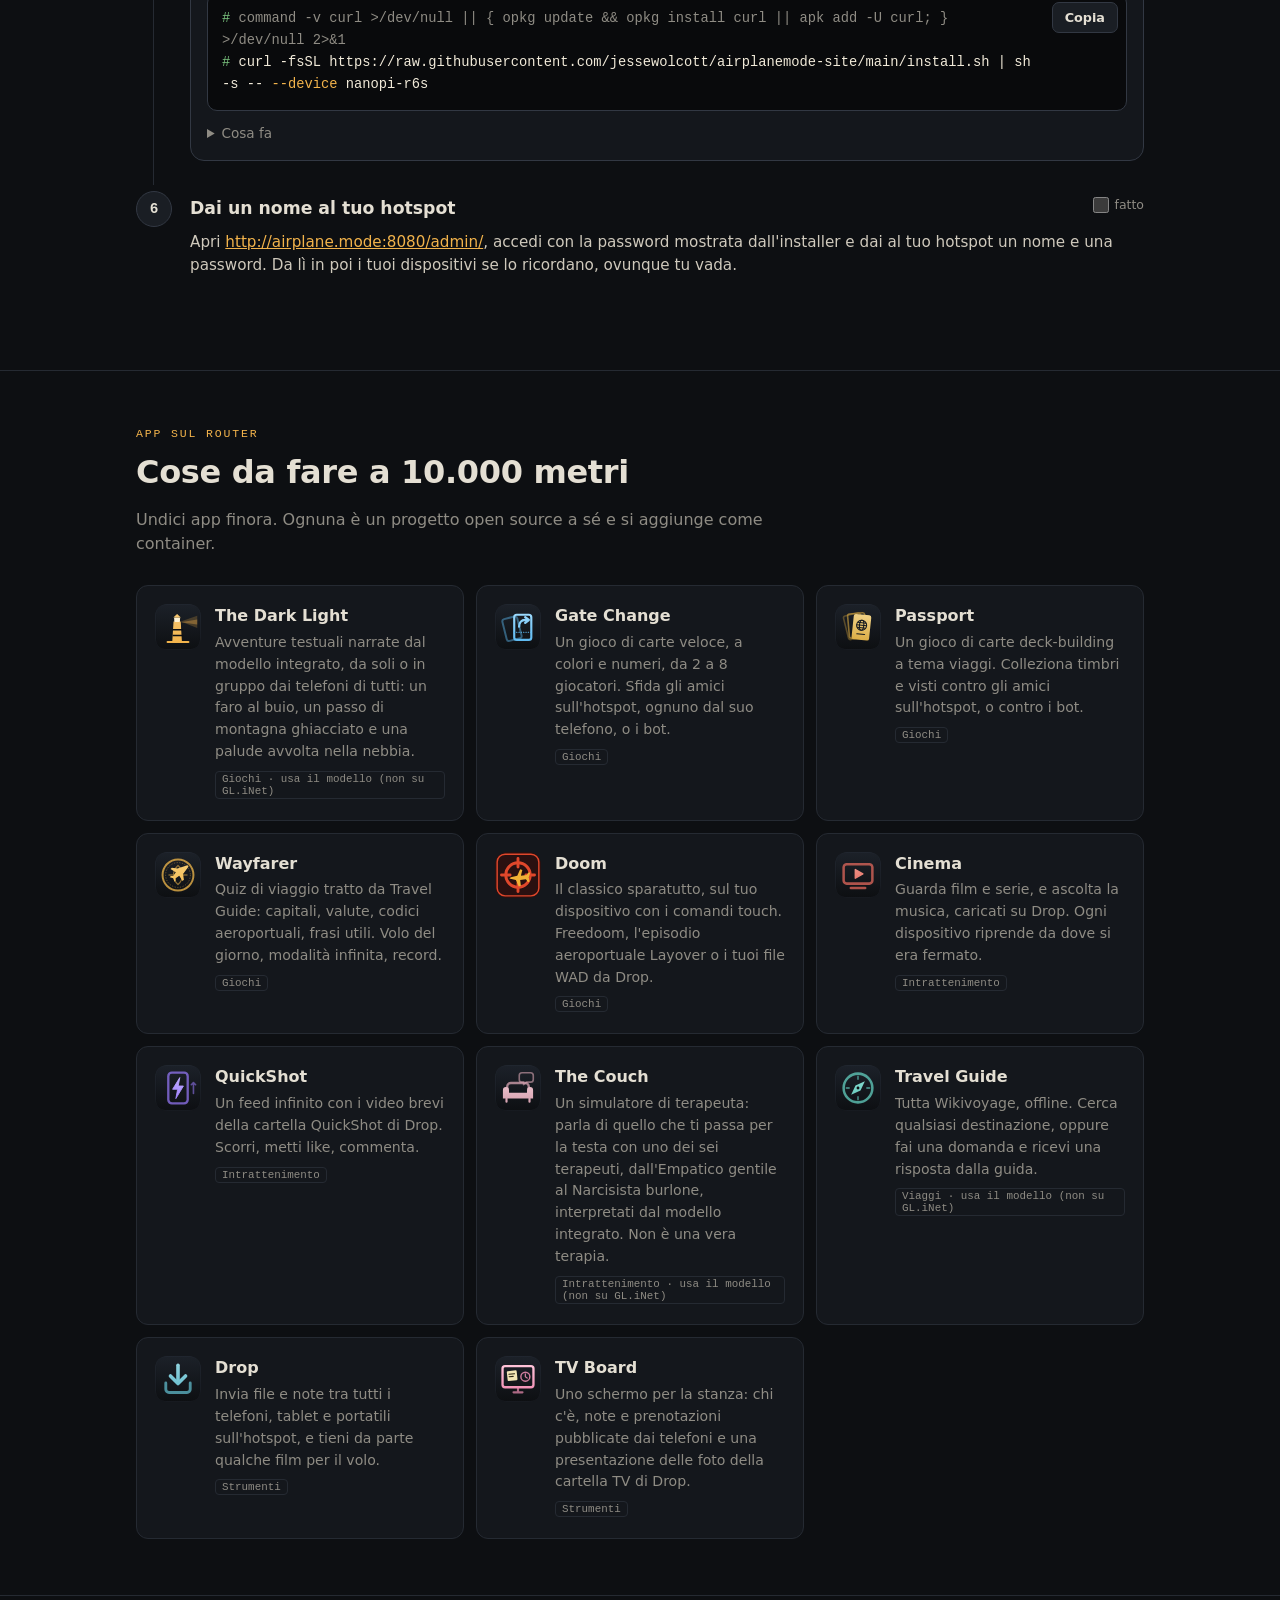
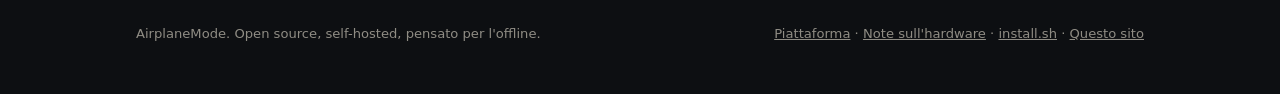
<file: it/index.html>
<!doctype html>
<html lang="it">
<head>
<meta charset="utf-8">
<meta name="viewport" content="width=device-width, initial-scale=1">
<meta name="color-scheme" content="dark">
<meta name="theme-color" content="#0d0f12">
<title>AirplaneMode: un router da viaggio con le sue app</title>
<meta name="description" content="Un router da viaggio che si porta dietro le sue app. Condivide un solo accesso al Wi-Fi dell'hotel con tutti i tuoi dispositivi, si riconnette da solo e fa girare giochi, strumenti e un piccolo modello linguistico senza alcuna connessione a internet.">
<link rel="icon" href="../assets/icon.svg" type="image/svg+xml">
<link rel="apple-touch-icon" href="../assets/apple-touch-icon.png">
<meta property="og:title" content="AirplaneMode">
<meta property="og:description" content="Un router da viaggio che si porta dietro le sue app.">
<meta property="og:image" content="https://airplanemode.xin/assets/landing-online.png">
<meta property="og:url" content="https://airplanemode.xin/it/">
<link rel="stylesheet" href="../assets/site.css">
<link rel="canonical" href="https://airplanemode.xin/it/">
<link rel="alternate" hreflang="en" href="https://airplanemode.xin/">
<link rel="alternate" hreflang="es" href="https://airplanemode.xin/es/">
<link rel="alternate" hreflang="fr" href="https://airplanemode.xin/fr/">
<link rel="alternate" hreflang="it" href="https://airplanemode.xin/it/">
<link rel="alternate" hreflang="zh-Hans" href="https://airplanemode.xin/zh/">
<link rel="alternate" hreflang="ja" href="https://airplanemode.xin/ja/">
<link rel="alternate" hreflang="vi" href="https://airplanemode.xin/vi/">
<link rel="alternate" hreflang="x-default" href="https://airplanemode.xin/">
</head>
<body>

<header class="top">
  <div class="wrap">
    <a class="brand" href="#"><img src="../assets/icon.svg" alt="" width="30" height="30"><b style="font-weight:inherit">Airplane<span>Mode</span></b></a>
    <nav>
      <a href="#features" class="hide-sm">Funzioni</a>
      <a href="#setup">Configura</a>
      <a href="#apps" class="hide-sm">App</a>
      <a class="gh" href="https://github.com/jessewolcott/airplanemode">GitHub</a>
    </nav>
    <details class="langs">
      <summary><svg viewBox="0 0 24 24" fill="none" stroke="currentColor" stroke-width="1.8" stroke-linecap="round" aria-hidden="true"><circle cx="12" cy="12" r="9"/><path d="M3 12h18M12 3c2.5 2.6 3.8 5.6 3.8 9s-1.3 6.4-3.8 9c-2.5-2.6-3.8-5.6-3.8-9S9.5 5.6 12 3z"/></svg><span class="sr">Lingua: </span><span id="lang-now">Italiano</span></summary>
      <!-- The same on every page: each language in its own name. data-hint is the suggestion
           shown to visitors whose browser prefers that language. -->
      <ul translate="no">
        <li><a href="../" hreflang="en" lang="en" data-hint="This page is also in English">English</a></li>
        <li><a href="../es/" hreflang="es" lang="es" data-hint="Esta página también está en español">Español</a></li>
        <li><a href="../fr/" hreflang="fr" lang="fr" data-hint="Cette page existe aussi en français">Français</a></li>
        <li><a href="../it/" hreflang="it" lang="it" data-hint="Questa pagina è disponibile anche in italiano">Italiano</a></li>
        <li><a href="../zh/" hreflang="zh-Hans" lang="zh-Hans" data-hint="本页面也有中文版">中文</a></li>
        <li><a href="../ja/" hreflang="ja" lang="ja" data-hint="このページは日本語でも読めます">日本語</a></li>
        <li><a href="../vi/" hreflang="vi" lang="vi" data-hint="Trang này cũng có bản tiếng Việt">Tiếng Việt</a></li>
      </ul>
    </details>
  </div>
</header>
<div class="lang-hint" id="lang-hint" hidden><a href="../" translate="no">English</a><button type="button" aria-label="Chiudi">×</button></div>

<main>
  <div class="wrap hero">
    <div>
      <div class="eyebrow">Router da viaggio open source</div>
      <h1>Il tuo Wi-Fi, ovunque. <em>App che volano offline.</em></h1>
      <p class="lead">AirplaneMode trasforma un piccolo router in un hotspot privato. Accede al Wi-Fi dell'hotel una volta sola per tutti i dispositivi, si riconnette da solo e fa girare giochi, strumenti e un piccolo modello linguistico senza alcuna connessione a internet.</p>
      <div class="btns">
        <a class="btn primary" href="#setup">Configurane uno <span aria-hidden="true">→</span></a>
        <a class="btn ghost" href="https://github.com/jessewolcott/airplanemode">Leggi il codice</a>
      </div>
      <p class="note"><b>Siamo agli inizi.</b> Tutto è testato su un vero OpenWrt in Docker; il primo hardware è in arrivo.</p>
    </div>
    <div class="phones" aria-hidden="true">
      <img src="../assets/landing-signin.png" alt="" loading="lazy">
      <img src="../assets/landing-online.png" alt="">
      <img src="../assets/guide-ask.png" alt="" loading="lazy">
    </div>
  </div>

  <section class="block" id="features">
    <div class="wrap">
      <div class="eyebrow">Cosa fa</div>
      <h2 class="title">Pensato per hotel, aeroporti e aerei</h2>
      <p class="sub">Tutto gira sul router. I tuoi dispositivi si collegano a una rete che è solo tua, e al resto ci pensa lui.</p>
      <div class="features">
        <div class="feature">
          <svg viewBox="0 0 24 24" fill="none" stroke="currentColor" stroke-width="1.8" stroke-linecap="round" stroke-linejoin="round"><path d="M5 12.5a10 10 0 0 1 14 0"/><path d="M8.5 16a5 5 0 0 1 7 0"/><circle cx="12" cy="19.5" r="1"/><path d="M2 9a14 14 0 0 1 20 0"/></svg>
          <h3>Un solo accesso per tutti</h3>
          <p>Una persona accetta la pagina delle condizioni dell'hotel e tutti i telefoni, portatili e tablet sono online. Nessun costo per dispositivo.</p>
        </div>
        <div class="feature">
          <svg viewBox="0 0 24 24" fill="none" stroke="currentColor" stroke-width="1.8" stroke-linecap="round" stroke-linejoin="round"><path d="M21 12a9 9 0 1 1-3-6.7"/><path d="M21 4v5h-5"/></svg>
          <h3>Si riconnette da solo</h3>
          <p>Ricorda le reti e ci si ricollega. Collega il cavo Ethernet della camera e verrà usato per primo.</p>
        </div>
        <div class="feature">
          <svg viewBox="0 0 24 24" fill="none" stroke="currentColor" stroke-width="1.8" stroke-linecap="round" stroke-linejoin="round"><rect x="3" y="4" width="18" height="16" rx="3"/><path d="M8 10l3 3-3 3M13 16h3"/></svg>
          <h3>App senza internet</h3>
          <p>Giochi di carte con gli amici sull'hotspot, quiz di viaggio, avventure testuali, film, condivisione di file, Wikivoyage offline e un modello linguistico integrato nel router.</p>
        </div>
        <div class="feature">
          <svg viewBox="0 0 24 24" fill="none" stroke="currentColor" stroke-width="1.8" stroke-linecap="round" stroke-linejoin="round"><path d="M12 3l8 3v6c0 4.5-3.4 8.2-8 9-4.6-.8-8-4.5-8-9V6z"/><path d="M9 12l2 2 4-4"/></svg>
          <h3>La tua VPN di casa</h3>
          <p>Incolla una configurazione WireGuard e tutto il traffico ci passa attraverso. L'hotel vede solo traffico cifrato.</p>
        </div>
        <div class="feature">
          <svg viewBox="0 0 24 24" fill="none" stroke="currentColor" stroke-width="1.8" stroke-linecap="round" stroke-linejoin="round"><path d="M4 19V9M10 19V5M16 19v-7M22 19H2"/></svg>
          <h3>Dispositivi e consumo di dati</h3>
          <p>Guarda chi è connesso e quanti dati ha consumato ogni rete. Metti in pausa il tablet che fa streaming tutta la notte.</p>
        </div>
        <div class="feature">
          <svg viewBox="0 0 24 24" fill="none" stroke="currentColor" stroke-width="1.8" stroke-linecap="round" stroke-linejoin="round"><rect x="5" y="11" width="14" height="10" rx="2"/><path d="M8 11V7a4 4 0 0 1 8 0v4"/></svg>
          <h3>Privilegi minimi</h3>
          <p>Il pannello di amministrazione controlla il router con un utente limitato alle impostazioni Wi-Fi. Mai come root.</p>
        </div>
      </div>
    </div>
  </section>

  <section class="block" id="setup">
    <div class="wrap">
      <div class="eyebrow">Configura</div>
      <h2 class="title">Dalla scatola all'hotspot in circa mezz'ora</h2>
      <p class="sub">Scegli il tuo router. Spunta i passaggi man mano: questa pagina ricorda a che punto sei.</p>

      <div class="devices" role="tablist" aria-label="Router">
        <button class="device" role="tab" id="tab-r6s" aria-controls="guide-r6s" aria-selected="true" data-device="nanopi-r6s">
          <span class="name">NanoPi R6S <span class="pill full">Completo</span></span>
          <span class="desc">Tutto, compreso il modello linguistico integrato. Servono due adattatori Wi-Fi USB.</span>
        </button>
        <button class="device" role="tab" id="tab-glinet" aria-controls="guide-glinet" aria-selected="false" data-device="glinet">
          <span class="name">Router da viaggio GL.iNet <span class="pill">Leggero</span></span>
          <span class="desc">Modelli arm64 con 1 GB di RAM (ad es. Flint 2). Wi-Fi integrato. Niente modello linguistico, quindi niente Dark Light, Travel Guide o Couch.</span>
        </button>
      </div>

      <div class="progress"><span id="progText">0 di 0 completati</span><span class="bar"><i id="progBar"></i></span><button class="check" id="reset" type="button" style="background:none;border:0;font:inherit;color:inherit">azzera</button></div>

      <!-- ===================== NanoPi R6S ===================== -->
      <div class="guide" id="guide-r6s" role="tabpanel" aria-labelledby="tab-r6s" data-device="nanopi-r6s">
        <ol class="steps">
          <li data-step="r6s-parts">
            <div class="step-head"><h3>Procurati i componenti</h3><label class="check"><input type="checkbox"> fatto</label></div>
            <div class="step-body">
              <table class="parts">
                <tr><td>NanoPi R6S, 8 GB</td><td>Il dispositivo vero e proprio. Prendi il case in metallo: fa da dissipatore.</td></tr>
                <tr><td>2 × adattatore Wi-Fi USB</td><td>L'R6S non ha il Wi-Fi. Solo MediaTek: ad es. ALFA AWUS036ACM (MT7612U) per l'hotspot, AWUS036ACHM (MT7610U) per la rete dell'hotel.</td></tr>
                <tr><td>Alimentatore USB-C da 5 V / 3 A</td><td>Oppure un power bank USB-C PD.</td></tr>
                <tr><td>Scheda microSD da 8 GB o più</td><td>Serve solo una volta, per scrivere l'immagine.</td></tr>
                <tr><td>Prolunga USB corta</td><td>Facoltativa. Tiene uno degli adattatori lontano dal case.</td></tr>
              </table>
            </div>
          </li>
          <li data-step="r6s-flash">
            <div class="step-head"><h3>Installa FriendlyWrt sull'eMMC</h3><label class="check"><input type="checkbox"> fatto</label></div>
            <div class="step-body">
              <p>FriendlyWrt è l'OpenWrt di FriendlyElec, con Docker già incluso.</p>
              <ol>
                <li>Apri <a href="http://download.friendlyelec.com/NanoPiR6S" rel="noopener">la pagina di download di FriendlyElec</a> → <code>01_Official images</code> → <code>02_SD-to-eMMC images</code> e scarica il file con un nome tipo <code>rk3588-eflasher-friendlywrt-…-docker-….img.gz</code>. <b>Scegli quello con <code>docker</code> nel nome.</b></li>
                <li>Scrivilo sulla scheda microSD con <a href="https://etcher.balena.io/" rel="noopener">balenaEtcher</a> (accetta direttamente il <code>.gz</code>). Su Windows, lo strumento indicato da FriendlyElec è Win32 Disk Imager: prima decomprimi l'immagine.</li>
                <li>Inserisci la scheda nell'R6S e accendilo. Si installa da solo sull'eMMC. Osserva la spia rossa <b>SYS</b>:</li>
              </ol>
              <div class="leds">
                <span class="led"><i class="fast"></i>lampeggio veloce</span><span>installazione in corso, qualche minuto</span>
                <span class="led"><i class="slow"></i><i class="g"></i>lento + verde</span><span>fatto: SYS lampeggia lentamente e le spie WAN/LAN restano accese</span>
              </div>
              <ol start="4"><li>Stacca l'alimentazione, <b>togli la scheda</b> e riaccendi. Ora si avvia dall'eMMC.</li></ol>
            </div>
          </li>
          <li data-step="r6s-login">
            <div class="step-head"><h3>Accedi una volta e mettilo online</h3><label class="check"><input type="checkbox"> fatto</label></div>
            <div class="step-body">
              <ol>
                <li>Collega il portatile alla porta con la scritta <b>LAN</b> e un cavo dal router di casa alla porta con la scritta <b>WAN</b>.</li>
                <li>Apri <a href="http://192.168.2.1/" rel="noopener">http://192.168.2.1</a>. Accedi come <code>root</code> con la password <code>password</code> (in alcune versioni va lasciata vuota).</li>
                <li>Imposta una tua password di root: <b>System → Administration</b>. Resta solo tua; AirplaneMode riceve un suo utente, con permessi limitati.</li>
              </ol>
            </div>
          </li>
          <li data-step="r6s-adapters">
            <div class="step-head"><h3>Collega gli adattatori Wi-Fi</h3><label class="check"><input type="checkbox"> fatto</label></div>
            <div class="step-body">
              <p>Metti l'adattatore dell'hotspot (AWUS036ACM) nella porta blu <b>USB 3.0</b> e l'altro nella porta USB 2.0. In LuCI, <b>Network → Wireless</b> ora dovrebbe mostrare due radio. Non serve configurarle: ci pensa il pannello di amministrazione.</p>
            </div>
          </li>
          <li data-step="r6s-install">
            <div class="step-head"><h3>Avvia l'installer</h3><label class="check"><input type="checkbox"> fatto</label></div>
            <div class="step-body">
              <p>Apri un terminale (PowerShell su Windows, Terminale su Mac), collegati con <code class="ssh">ssh root@192.168.2.1</code> e incolla questo. Controlla il router, installa tutto (circa 3,8 GB) e alla fine mostra la tua password di amministratore.</p>
              <div class="tool-slot"></div>
            </div>
          </li>
          <li data-step="r6s-done">
            <div class="step-head"><h3>Dai un nome al tuo hotspot</h3><label class="check"><input type="checkbox"> fatto</label></div>
            <div class="step-body">
              <p>Apri <a class="admin-link" href="http://airplane.mode:8080/admin/" rel="noopener">http://airplane.mode:8080/admin/</a>, accedi con la password mostrata dall'installer e dai al tuo hotspot un nome e una password. Da lì in poi i tuoi dispositivi se lo ricordano, ovunque tu vada.</p>
            </div>
          </li>
        </ol>
      </div>

      <!-- ===================== GL.iNet ===================== -->
      <div class="guide" id="guide-glinet" role="tabpanel" aria-labelledby="tab-glinet" data-device="glinet" hidden>
        <div class="callout"><b>Non ancora provato su un GL.iNet.</b> Lato software è la stessa API di OpenWrt, ma installare Docker sul firmware GL.iNet è la parte che più probabilmente andrà sistemata. Le segnalazioni sono benvenute.</div>
        <ol class="steps">
          <li data-step="gl-model">
            <div class="step-head"><h3>Controlla il modello</h3><label class="check"><input type="checkbox"> fatto</label></div>
            <div class="step-body">
              <p>Ti serve un GL.iNet <b>arm64</b> (per esempio Flint 2 / GL-MT6000) con <b>1 GB di RAM</b>, più una chiavetta USB o una scheda SD da 8 GB o più per Docker. I modelli MIPS più vecchi non funzionano.</p>
            </div>
          </li>
          <li data-step="gl-ssh">
            <div class="step-head"><h3>Mettilo online e apri una shell</h3><label class="check"><input type="checkbox"> fatto</label></div>
            <div class="step-body">
              <p>Collega il router a internet dal suo pannello di amministrazione (<a href="http://192.168.8.1/" rel="noopener">http://192.168.8.1</a>). Poi, da un terminale: <code class="ssh">ssh root@192.168.8.1</code>, con la password del pannello di amministrazione.</p>
            </div>
          </li>
          <li data-step="gl-docker">
            <div class="step-head"><h3>Installa Docker</h3><label class="check"><input type="checkbox"> fatto</label></div>
            <div class="step-body">
              <p>Monta la memoria USB o SD (pannello di amministrazione GL.iNet → <b>Applications → Network Storage</b>), poi:</p>
              <div class="cmd"><pre><span class="p">#</span> opkg update && opkg install dockerd docker docker-compose</pre><button class="copy" type="button">Copia</button></div>
              <p>Fai salvare a Docker i suoi dati sulla memoria USB/SD (<code>data_root</code> in <code>/etc/config/dockerd</code>) e avvialo con <code>/etc/init.d/dockerd restart</code>. I nomi dei pacchetti possono cambiare da una versione del firmware all'altra.</p>
            </div>
          </li>
          <li data-step="gl-install">
            <div class="step-head"><h3>Avvia l'installer</h3><label class="check"><input type="checkbox"> fatto</label></div>
            <div class="step-body">
              <p>Incolla questo nella stessa shell. Controlla il router, installa tutto e alla fine mostra la tua password di amministratore.</p>
              <div class="tool-slot"></div>
            </div>
          </li>
          <li data-step="gl-done">
            <div class="step-head"><h3>Dai un nome al tuo hotspot e scegli un solo ripetitore</h3><label class="check"><input type="checkbox"> fatto</label></div>
            <div class="step-body">
              <p>Apri <a class="admin-link" href="http://airplane.mode:8080/admin/" rel="noopener">http://airplane.mode:8080/admin/</a> e accedi. GL.iNet ha una sua pagina del ripetitore che modifica anche il Wi-Fi a monte, quindi usa quella oppure il pannello <b>Internet source</b> di AirplaneMode, non entrambi.</p>
            </div>
          </li>
        </ol>
      </div>
    </div>
  </section>

  <section class="block" id="apps">
    <div class="wrap">
      <div class="eyebrow">App sul router</div>
      <h2 class="title">Cose da fare a 10.000 metri</h2>
      <p class="sub">Undici app finora. Ognuna è un progetto open source a sé e si aggiunge come container.</p>
      <div class="apps">
        <a class="app" href="https://github.com/jessewolcott/airplanemode-darklight">
          <img class="ico" src="../assets/icons/darklight.svg" alt="" width="46" height="46" loading="lazy">
          <span><h3>The Dark Light</h3><p>Avventure testuali narrate dal modello integrato, da soli o in gruppo dai telefoni di tutti: un faro al buio, un passo di montagna ghiacciato e una palude avvolta nella nebbia.</p><span class="tag">Giochi · usa il modello (non su GL.iNet)</span></span>
        </a>
        <a class="app" href="https://github.com/jessewolcott/airplanemode-gatechange">
          <img class="ico" src="../assets/icons/gatechange.svg" alt="" width="46" height="46" loading="lazy">
          <span><h3>Gate Change</h3><p>Un gioco di carte veloce, a colori e numeri, da 2 a 8 giocatori. Sfida gli amici sull'hotspot, ognuno dal suo telefono, o i bot.</p><span class="tag">Giochi</span></span>
        </a>
        <a class="app" href="https://github.com/jessewolcott/airplanemode-passport">
          <img class="ico" src="../assets/icons/passport.svg" alt="" width="46" height="46" loading="lazy">
          <span><h3>Passport</h3><p>Un gioco di carte deck-building a tema viaggi. Colleziona timbri e visti contro gli amici sull'hotspot, o contro i bot.</p><span class="tag">Giochi</span></span>
        </a>
        <a class="app" href="https://github.com/jessewolcott/airplanemode-wayfarer">
          <img class="ico" src="../assets/icons/wayfarer.svg" alt="" width="46" height="46" loading="lazy">
          <span><h3>Wayfarer</h3><p>Quiz di viaggio tratto da Travel Guide: capitali, valute, codici aeroportuali, frasi utili. Volo del giorno, modalità infinita, record.</p><span class="tag">Giochi</span></span>
        </a>
        <a class="app" href="https://github.com/jessewolcott/airplanemode-doom">
          <img class="ico" src="../assets/icons/doom.svg" alt="" width="46" height="46" loading="lazy">
          <span><h3>Doom</h3><p>Il classico sparatutto, sul tuo dispositivo con i comandi touch. Freedoom, l'episodio aeroportuale Layover o i tuoi file WAD da Drop.</p><span class="tag">Giochi</span></span>
        </a>
        <a class="app" href="https://github.com/jessewolcott/airplanemode-cinema">
          <img class="ico" src="../assets/icons/cinema.svg" alt="" width="46" height="46" loading="lazy">
          <span><h3>Cinema</h3><p>Guarda film e serie, e ascolta la musica, caricati su Drop. Ogni dispositivo riprende da dove si era fermato.</p><span class="tag">Intrattenimento</span></span>
        </a>
        <a class="app" href="https://github.com/jessewolcott/airplanemode-quickshot">
          <img class="ico" src="../assets/icons/quickshot.svg" alt="" width="46" height="46" loading="lazy">
          <span><h3>QuickShot</h3><p>Un feed infinito con i video brevi della cartella QuickShot di Drop. Scorri, metti like, commenta.</p><span class="tag">Intrattenimento</span></span>
        </a>
        <a class="app" href="https://github.com/jessewolcott/airplanemode-couch">
          <img class="ico" src="../assets/icons/couch.svg" alt="" width="46" height="46" loading="lazy">
          <span><h3>The Couch</h3><p>Un simulatore di terapeuta: parla di quello che ti passa per la testa con uno dei sei terapeuti, dall'Empatico gentile al Narcisista burlone, interpretati dal modello integrato. Non è una vera terapia.</p><span class="tag">Intrattenimento · usa il modello (non su GL.iNet)</span></span>
        </a>
        <a class="app" href="https://github.com/jessewolcott/airplanemode-guide">
          <img class="ico" src="../assets/icons/guide.svg" alt="" width="46" height="46" loading="lazy">
          <span><h3>Travel Guide</h3><p>Tutta Wikivoyage, offline. Cerca qualsiasi destinazione, oppure fai una domanda e ricevi una risposta dalla guida.</p><span class="tag">Viaggi · usa il modello (non su GL.iNet)</span></span>
        </a>
        <a class="app" href="https://github.com/jessewolcott/airplanemode-drop">
          <img class="ico" src="../assets/icons/drop.svg" alt="" width="46" height="46" loading="lazy">
          <span><h3>Drop</h3><p>Invia file e note tra tutti i telefoni, tablet e portatili sull'hotspot, e tieni da parte qualche film per il volo.</p><span class="tag">Strumenti</span></span>
        </a>
        <a class="app" href="https://github.com/jessewolcott/airplanemode-tv">
          <img class="ico" src="../assets/icons/tv.svg" alt="" width="46" height="46" loading="lazy">
          <span><h3>TV Board</h3><p>Uno schermo per la stanza: chi c'è, note e prenotazioni pubblicate dai telefoni e una presentazione delle foto della cartella TV di Drop.</p><span class="tag">Strumenti</span></span>
        </a>
      </div>
    </div>
  </section>
</main>

<footer>
  <div class="wrap">
    <span>AirplaneMode. Open source, self-hosted, pensato per l'offline.</span>
    <span><a href="https://github.com/jessewolcott/airplanemode">Piattaforma</a> · <a href="https://github.com/jessewolcott/airplanemode/blob/main/docs/hardware.md">Note sull'hardware</a> · <a href="../install.sh">install.sh</a> · <a href="https://github.com/jessewolcott/airplanemode-site">Questo sito</a></span>
  </div>
</footer>

<!-- The config tool: one instance, moved into the selected device's install step. -->
<template id="tool-tpl">
  <div class="tool">
    <div class="tool-head"><b>Il tuo comando di installazione</b><small class="tool-dev"></small></div>
    <div class="tool-grid">
      <div class="field">
        <label for="t-lan">Indirizzo del router</label>
        <input type="text" id="t-lan" inputmode="decimal" autocomplete="off" spellcheck="false" placeholder="rilevato automaticamente">
        <div class="hint">Lascia vuoto, a meno che tu non abbia cambiato la sottorete LAN del router.</div>
      </div>
      <div class="field" style="display:grid;gap:12px;align-content:start">
        <label class="toggle"><input type="checkbox" id="t-vpn" checked><span>VPN di casa<small>Installa WireGuard per collegarti a casa tramite un tunnel.</small></span></label>
        <label class="toggle"><input type="checkbox" id="t-rebind" checked><span>Fai funzionare le pagine di accesso degli hotel<small>Disattiva la protezione dal DNS rebinding, che ne blocca molte.</small></span></label>
      </div>
      <details class="adv">
        <summary>Avanzate</summary>
        <div class="tool-grid">
          <div class="field">
            <label for="t-wan">Interfaccia WAN cablata</label>
            <input type="text" id="t-wan" autocomplete="off" spellcheck="false" placeholder="wan">
            <div class="hint">Solo se in LuCI → Network → Interfaces ha un altro nome.</div>
          </div>
          <div class="field">
            <label for="t-dir">Cartella di installazione</label>
            <input type="text" id="t-dir" autocomplete="off" spellcheck="false" placeholder="/opt/airplanemode">
          </div>
        </div>
      </details>
    </div>
    <div class="cmd-label"><span>Sul router, come root:</span><a href="../install.sh" target="_blank" rel="noopener">leggi lo script</a></div>
    <div class="cmd"><pre class="t-cmd"></pre><button class="copy" type="button">Copia</button></div>
    <details class="does">
      <summary>Cosa fa</summary>
      <ul class="t-does"></ul>
    </details>
  </div>
</template>

<!-- Strings the script writes. tools/build_i18n.py translates the values for each language. -->
<script type="application/json" id="ui-strings">
{
  "device.nanopi-r6s": "NanoPi R6S · profilo completo",
  "device.glinet": "GL.iNet · profilo leggero",
  "profile.nanopi-r6s": "NanoPi R6S (completo)",
  "profile.glinet": "GL.iNet (leggero)",
  "progress": "{n} di {total} completati",
  "copy": "Copia",
  "copied": "Copiato",
  "does.check": "Controlla che sia un router OpenWrt arm64 con Docker, online e con spazio sufficiente",
  "does.download": "Scarica AirplaneMode in {dir} e applica il profilo {profile}",
  "does.login": "Crea sul router un utente, {user}, che può cambiare le impostazioni Wi-Fi e nient'altro",
  "does.name": "Fa puntare il nome {name} a {ip} e dà la precedenza all'Ethernet sul Wi-Fi",
  "does.rebind-off": "Disattiva la protezione dal DNS rebinding perché le pagine di accesso degli hotel si carichino",
  "does.rebind-on": "Lascia attiva la protezione dal DNS rebinding",
  "does.wireguard": "Installa WireGuard per la VPN di casa",
  "does.no-wireguard": "Salta WireGuard",
  "does.apps-model": "Scarica e avvia le app e il modello linguistico, poi controlla che il pannello di amministrazione possa gestire il router",
  "does.apps": "Scarica e avvia le app, poi controlla che il pannello di amministrazione possa gestire il router",
  "does.password": "Mostra la tua password di amministratore"
}
</script>
<script src="../assets/site.js"></script>
</body>
</html>
</file>
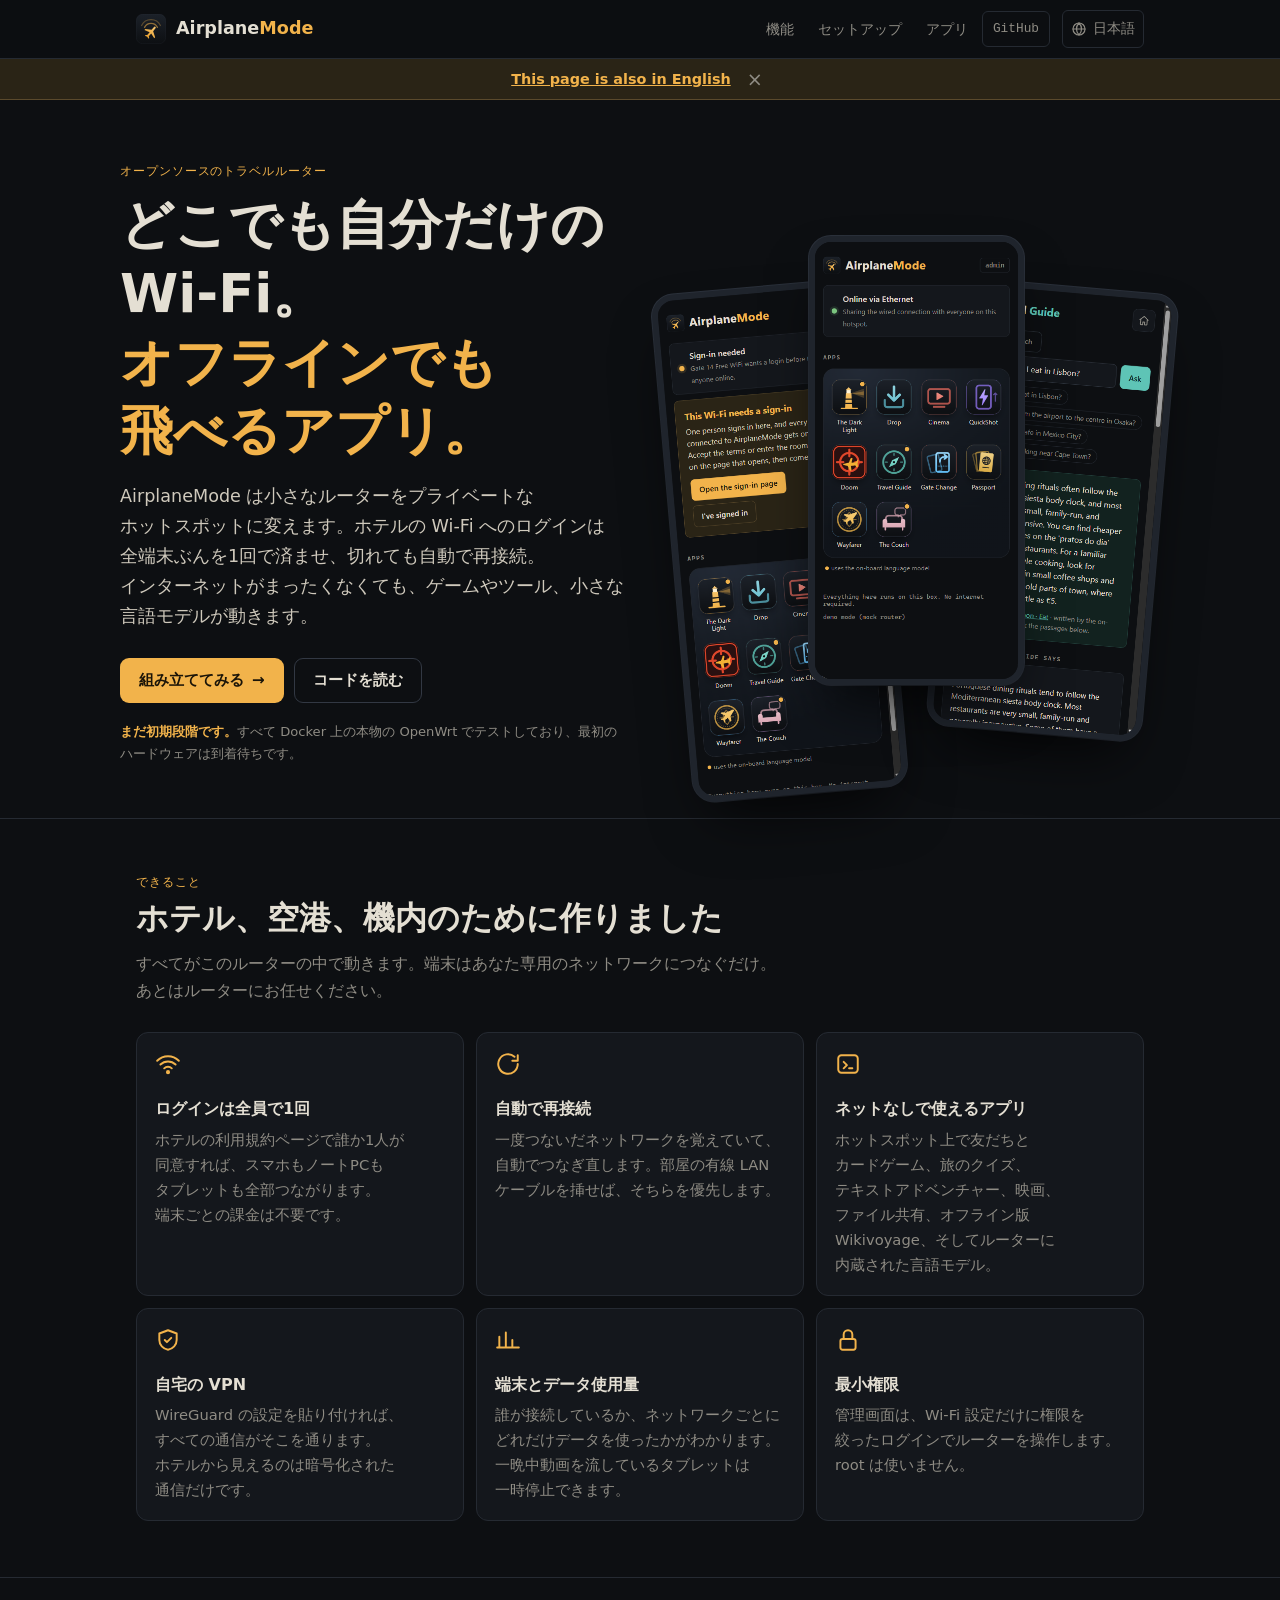
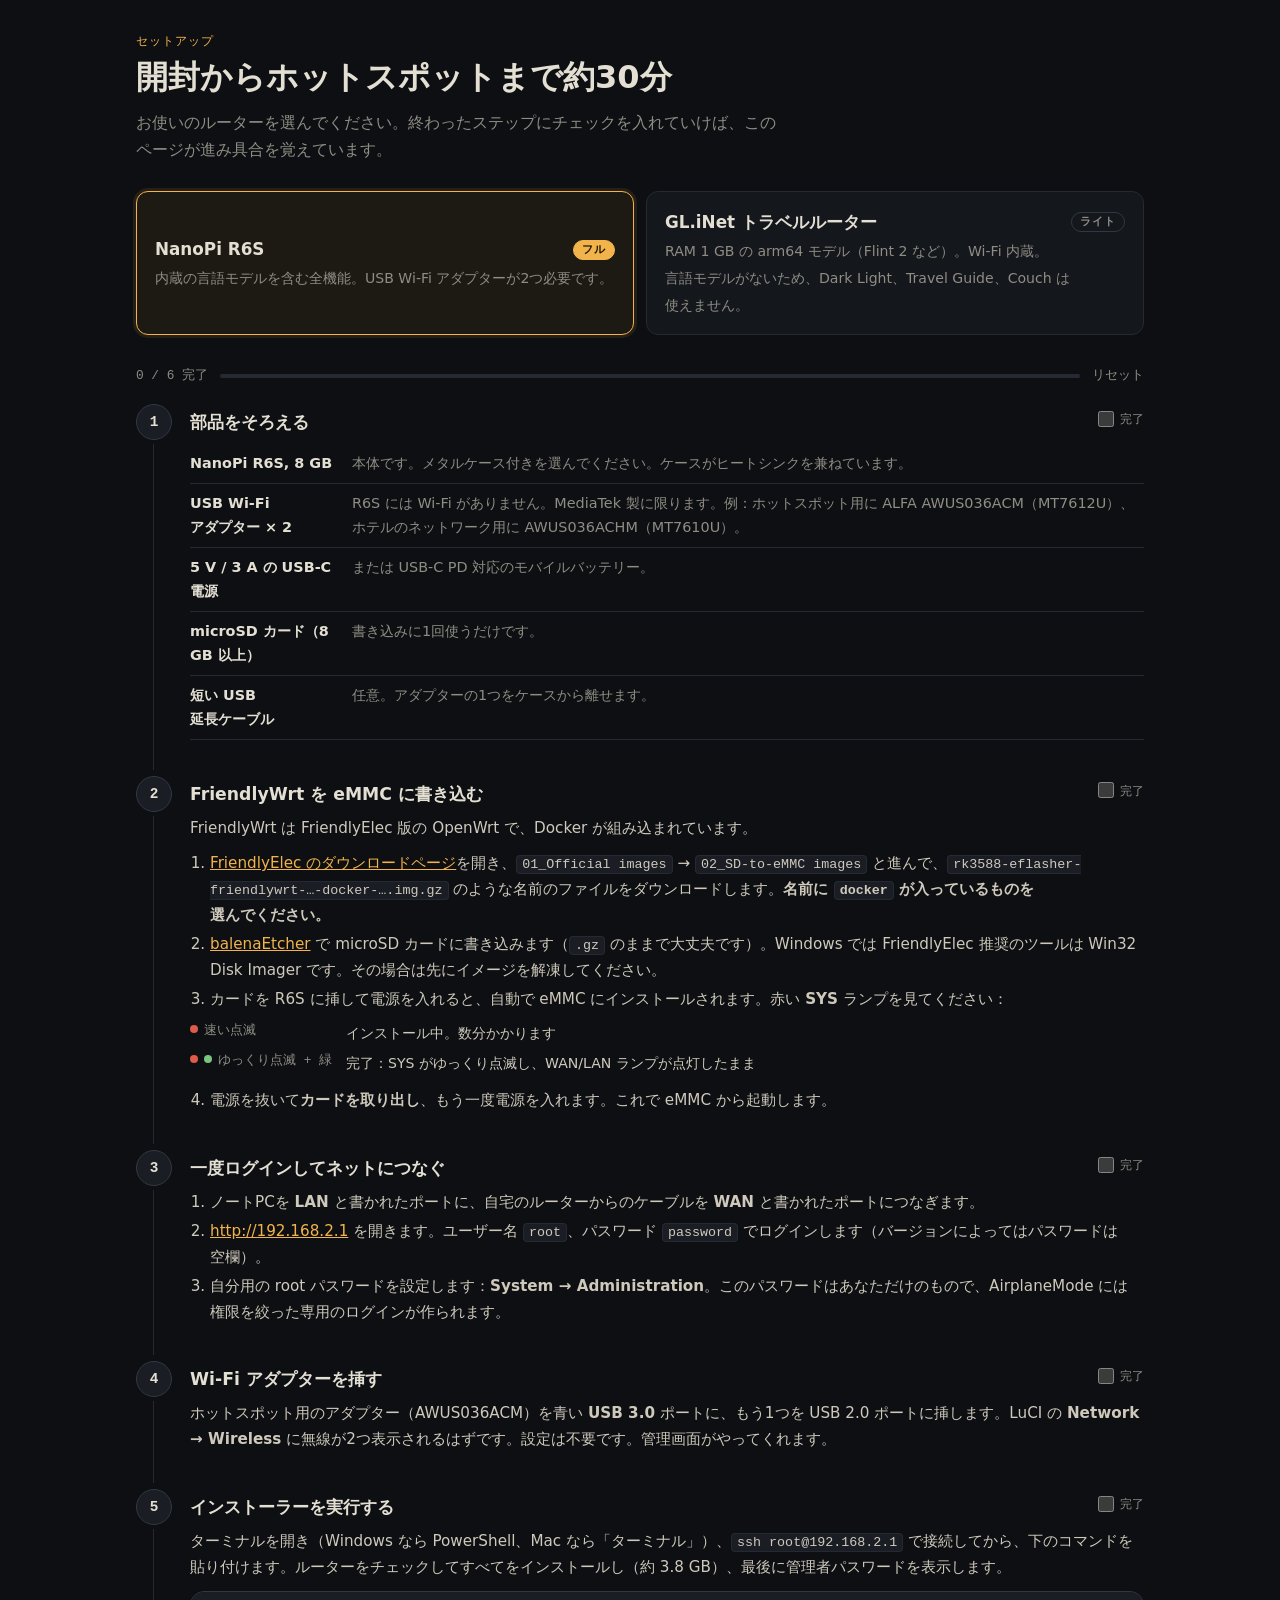
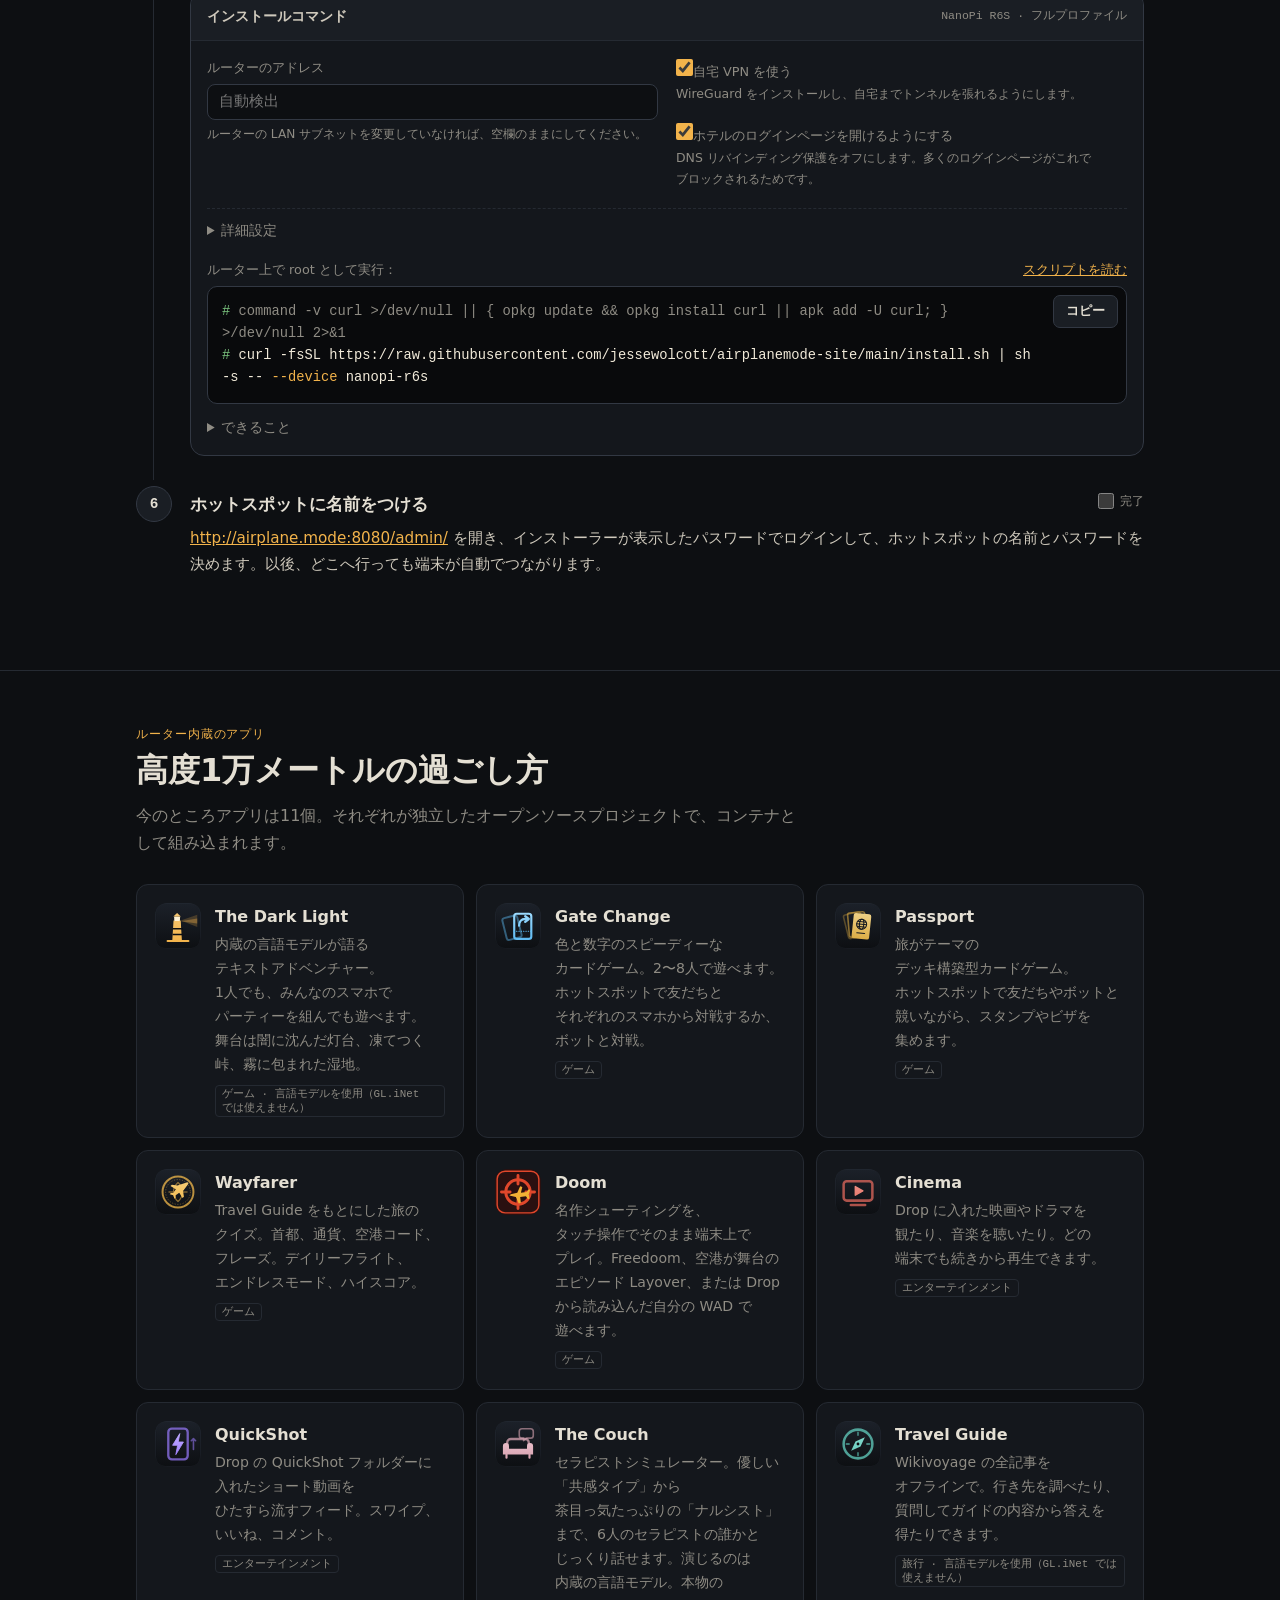
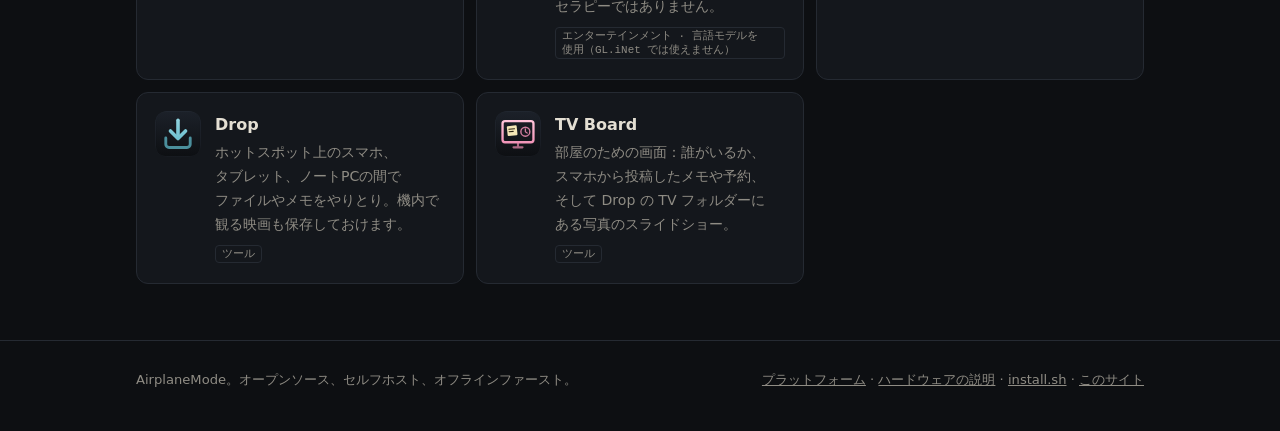
<file: ja/index.html>
<!doctype html>
<html lang="ja">
<head>
<meta charset="utf-8">
<meta name="viewport" content="width=device-width, initial-scale=1">
<meta name="color-scheme" content="dark">
<meta name="theme-color" content="#0d0f12">
<title>AirplaneMode：アプリを内蔵したトラベルルーター</title>
<meta name="description" content="アプリを内蔵したトラベルルーター。ホテルの Wi-Fi へのログインは1回だけで、すべての端末で共有できます。切れても自動で再接続し、インターネットがまったくなくても、ゲームやツール、小さな言語モデルが動きます。">
<link rel="icon" href="../assets/icon.svg" type="image/svg+xml">
<link rel="apple-touch-icon" href="../assets/apple-touch-icon.png">
<meta property="og:title" content="AirplaneMode">
<meta property="og:description" content="アプリを内蔵したトラベルルーター。">
<meta property="og:image" content="https://airplanemode.xin/assets/landing-online.png">
<meta property="og:url" content="https://airplanemode.xin/ja/">
<link rel="stylesheet" href="../assets/site.css">
<link rel="canonical" href="https://airplanemode.xin/ja/">
<link rel="alternate" hreflang="en" href="https://airplanemode.xin/">
<link rel="alternate" hreflang="es" href="https://airplanemode.xin/es/">
<link rel="alternate" hreflang="fr" href="https://airplanemode.xin/fr/">
<link rel="alternate" hreflang="it" href="https://airplanemode.xin/it/">
<link rel="alternate" hreflang="zh-Hans" href="https://airplanemode.xin/zh/">
<link rel="alternate" hreflang="ja" href="https://airplanemode.xin/ja/">
<link rel="alternate" hreflang="vi" href="https://airplanemode.xin/vi/">
<link rel="alternate" hreflang="x-default" href="https://airplanemode.xin/">
</head>
<body>

<header class="top">
  <div class="wrap">
    <a class="brand" href="#"><img src="../assets/icon.svg" alt="" width="30" height="30"><b style="font-weight:inherit">Airplane<span>Mode</span></b></a>
    <nav>
      <a href="#features" class="hide-sm">機能</a>
      <a href="#setup">セットアップ</a>
      <a href="#apps" class="hide-sm">アプリ</a>
      <a class="gh" href="https://github.com/jessewolcott/airplanemode">GitHub</a>
    </nav>
    <details class="langs">
      <summary><svg viewBox="0 0 24 24" fill="none" stroke="currentColor" stroke-width="1.8" stroke-linecap="round" aria-hidden="true"><circle cx="12" cy="12" r="9"/><path d="M3 12h18M12 3c2.5 2.6 3.8 5.6 3.8 9s-1.3 6.4-3.8 9c-2.5-2.6-3.8-5.6-3.8-9S9.5 5.6 12 3z"/></svg><span class="sr">言語： </span><span id="lang-now">日本語</span></summary>
      <!-- The same on every page: each language in its own name. data-hint is the suggestion
           shown to visitors whose browser prefers that language. -->
      <ul translate="no">
        <li><a href="../" hreflang="en" lang="en" data-hint="This page is also in English">English</a></li>
        <li><a href="../es/" hreflang="es" lang="es" data-hint="Esta página también está en español">Español</a></li>
        <li><a href="../fr/" hreflang="fr" lang="fr" data-hint="Cette page existe aussi en français">Français</a></li>
        <li><a href="../it/" hreflang="it" lang="it" data-hint="Questa pagina è disponibile anche in italiano">Italiano</a></li>
        <li><a href="../zh/" hreflang="zh-Hans" lang="zh-Hans" data-hint="本页面也有中文版">中文</a></li>
        <li><a href="../ja/" hreflang="ja" lang="ja" data-hint="このページは日本語でも読めます">日本語</a></li>
        <li><a href="../vi/" hreflang="vi" lang="vi" data-hint="Trang này cũng có bản tiếng Việt">Tiếng Việt</a></li>
      </ul>
    </details>
  </div>
</header>
<div class="lang-hint" id="lang-hint" hidden><a href="../" translate="no">English</a><button type="button" aria-label="閉じる">×</button></div>

<main>
  <div class="wrap hero">
    <div>
      <div class="eyebrow">オープンソースのトラベルルーター</div>
      <h1>どこでも自分だけの Wi-Fi。<em>オフラインでも飛べるアプリ。</em></h1>
      <p class="lead">AirplaneMode は小さなルーターをプライベートなホットスポットに変えます。ホテルの Wi-Fi へのログインは全端末ぶんを1回で済ませ、切れても自動で再接続。インターネットがまったくなくても、ゲームやツール、小さな言語モデルが動きます。</p>
      <div class="btns">
        <a class="btn primary" href="#setup">組み立ててみる <span aria-hidden="true">→</span></a>
        <a class="btn ghost" href="https://github.com/jessewolcott/airplanemode">コードを読む</a>
      </div>
      <p class="note"><b>まだ初期段階です。</b>すべて Docker 上の本物の OpenWrt でテストしており、最初のハードウェアは到着待ちです。</p>
    </div>
    <div class="phones" aria-hidden="true">
      <img src="../assets/landing-signin.png" alt="" loading="lazy">
      <img src="../assets/landing-online.png" alt="">
      <img src="../assets/guide-ask.png" alt="" loading="lazy">
    </div>
  </div>

  <section class="block" id="features">
    <div class="wrap">
      <div class="eyebrow">できること</div>
      <h2 class="title">ホテル、空港、機内のために作りました</h2>
      <p class="sub">すべてがこのルーターの中で動きます。端末はあなた専用のネットワークにつなぐだけ。あとはルーターにお任せください。</p>
      <div class="features">
        <div class="feature">
          <svg viewBox="0 0 24 24" fill="none" stroke="currentColor" stroke-width="1.8" stroke-linecap="round" stroke-linejoin="round"><path d="M5 12.5a10 10 0 0 1 14 0"/><path d="M8.5 16a5 5 0 0 1 7 0"/><circle cx="12" cy="19.5" r="1"/><path d="M2 9a14 14 0 0 1 20 0"/></svg>
          <h3>ログインは全員で1回</h3>
          <p>ホテルの利用規約ページで誰か1人が同意すれば、スマホもノートPCもタブレットも全部つながります。端末ごとの課金は不要です。</p>
        </div>
        <div class="feature">
          <svg viewBox="0 0 24 24" fill="none" stroke="currentColor" stroke-width="1.8" stroke-linecap="round" stroke-linejoin="round"><path d="M21 12a9 9 0 1 1-3-6.7"/><path d="M21 4v5h-5"/></svg>
          <h3>自動で再接続</h3>
          <p>一度つないだネットワークを覚えていて、自動でつなぎ直します。部屋の有線 LAN ケーブルを挿せば、そちらを優先します。</p>
        </div>
        <div class="feature">
          <svg viewBox="0 0 24 24" fill="none" stroke="currentColor" stroke-width="1.8" stroke-linecap="round" stroke-linejoin="round"><rect x="3" y="4" width="18" height="16" rx="3"/><path d="M8 10l3 3-3 3M13 16h3"/></svg>
          <h3>ネットなしで使えるアプリ</h3>
          <p>ホットスポット上で友だちとカードゲーム、旅のクイズ、テキストアドベンチャー、映画、ファイル共有、オフライン版 Wikivoyage、そしてルーターに内蔵された言語モデル。</p>
        </div>
        <div class="feature">
          <svg viewBox="0 0 24 24" fill="none" stroke="currentColor" stroke-width="1.8" stroke-linecap="round" stroke-linejoin="round"><path d="M12 3l8 3v6c0 4.5-3.4 8.2-8 9-4.6-.8-8-4.5-8-9V6z"/><path d="M9 12l2 2 4-4"/></svg>
          <h3>自宅の VPN</h3>
          <p>WireGuard の設定を貼り付ければ、すべての通信がそこを通ります。ホテルから見えるのは暗号化された通信だけです。</p>
        </div>
        <div class="feature">
          <svg viewBox="0 0 24 24" fill="none" stroke="currentColor" stroke-width="1.8" stroke-linecap="round" stroke-linejoin="round"><path d="M4 19V9M10 19V5M16 19v-7M22 19H2"/></svg>
          <h3>端末とデータ使用量</h3>
          <p>誰が接続しているか、ネットワークごとにどれだけデータを使ったかがわかります。一晩中動画を流しているタブレットは一時停止できます。</p>
        </div>
        <div class="feature">
          <svg viewBox="0 0 24 24" fill="none" stroke="currentColor" stroke-width="1.8" stroke-linecap="round" stroke-linejoin="round"><rect x="5" y="11" width="14" height="10" rx="2"/><path d="M8 11V7a4 4 0 0 1 8 0v4"/></svg>
          <h3>最小権限</h3>
          <p>管理画面は、Wi-Fi 設定だけに権限を絞ったログインでルーターを操作します。root は使いません。</p>
        </div>
      </div>
    </div>
  </section>

  <section class="block" id="setup">
    <div class="wrap">
      <div class="eyebrow">セットアップ</div>
      <h2 class="title">開封からホットスポットまで約30分</h2>
      <p class="sub">お使いのルーターを選んでください。終わったステップにチェックを入れていけば、このページが進み具合を覚えています。</p>

      <div class="devices" role="tablist" aria-label="ルーター">
        <button class="device" role="tab" id="tab-r6s" aria-controls="guide-r6s" aria-selected="true" data-device="nanopi-r6s">
          <span class="name">NanoPi R6S <span class="pill full">フル</span></span>
          <span class="desc">内蔵の言語モデルを含む全機能。USB Wi-Fi アダプターが2つ必要です。</span>
        </button>
        <button class="device" role="tab" id="tab-glinet" aria-controls="guide-glinet" aria-selected="false" data-device="glinet">
          <span class="name">GL.iNet トラベルルーター <span class="pill">ライト</span></span>
          <span class="desc">RAM 1 GB の arm64 モデル（Flint 2 など）。Wi-Fi 内蔵。言語モデルがないため、Dark Light、Travel Guide、Couch は使えません。</span>
        </button>
      </div>

      <div class="progress"><span id="progText">0 / 0 完了</span><span class="bar"><i id="progBar"></i></span><button class="check" id="reset" type="button" style="background:none;border:0;font:inherit;color:inherit">リセット</button></div>

      <!-- ===================== NanoPi R6S ===================== -->
      <div class="guide" id="guide-r6s" role="tabpanel" aria-labelledby="tab-r6s" data-device="nanopi-r6s">
        <ol class="steps">
          <li data-step="r6s-parts">
            <div class="step-head"><h3>部品をそろえる</h3><label class="check"><input type="checkbox"> 完了</label></div>
            <div class="step-body">
              <table class="parts">
                <tr><td>NanoPi R6S, 8 GB</td><td>本体です。メタルケース付きを選んでください。ケースがヒートシンクを兼ねています。</td></tr>
                <tr><td>USB Wi-Fi アダプター × 2</td><td>R6S には Wi-Fi がありません。MediaTek 製に限ります。例：ホットスポット用に ALFA AWUS036ACM（MT7612U）、ホテルのネットワーク用に AWUS036ACHM（MT7610U）。</td></tr>
                <tr><td>5 V / 3 A の USB-C 電源</td><td>または USB-C PD 対応のモバイルバッテリー。</td></tr>
                <tr><td>microSD カード（8 GB 以上）</td><td>書き込みに1回使うだけです。</td></tr>
                <tr><td>短い USB 延長ケーブル</td><td>任意。アダプターの1つをケースから離せます。</td></tr>
              </table>
            </div>
          </li>
          <li data-step="r6s-flash">
            <div class="step-head"><h3>FriendlyWrt を eMMC に書き込む</h3><label class="check"><input type="checkbox"> 完了</label></div>
            <div class="step-body">
              <p>FriendlyWrt は FriendlyElec 版の OpenWrt で、Docker が組み込まれています。</p>
              <ol>
                <li><a href="http://download.friendlyelec.com/NanoPiR6S" rel="noopener">FriendlyElec のダウンロードページ</a>を開き、<code>01_Official images</code> → <code>02_SD-to-eMMC images</code> と進んで、<code>rk3588-eflasher-friendlywrt-…-docker-….img.gz</code> のような名前のファイルをダウンロードします。<b>名前に <code>docker</code> が入っているものを選んでください。</b></li>
                <li><a href="https://etcher.balena.io/" rel="noopener">balenaEtcher</a> で microSD カードに書き込みます（<code>.gz</code> のままで大丈夫です）。Windows では FriendlyElec 推奨のツールは Win32 Disk Imager です。その場合は先にイメージを解凍してください。</li>
                <li>カードを R6S に挿して電源を入れると、自動で eMMC にインストールされます。赤い <b>SYS</b> ランプを見てください：</li>
              </ol>
              <div class="leds">
                <span class="led"><i class="fast"></i>速い点滅</span><span>インストール中。数分かかります</span>
                <span class="led"><i class="slow"></i><i class="g"></i>ゆっくり点滅 + 緑</span><span>完了：SYS がゆっくり点滅し、WAN/LAN ランプが点灯したまま</span>
              </div>
              <ol start="4"><li>電源を抜いて<b>カードを取り出し</b>、もう一度電源を入れます。これで eMMC から起動します。</li></ol>
            </div>
          </li>
          <li data-step="r6s-login">
            <div class="step-head"><h3>一度ログインしてネットにつなぐ</h3><label class="check"><input type="checkbox"> 完了</label></div>
            <div class="step-body">
              <ol>
                <li>ノートPCを <b>LAN</b> と書かれたポートに、自宅のルーターからのケーブルを <b>WAN</b> と書かれたポートにつなぎます。</li>
                <li><a href="http://192.168.2.1/" rel="noopener">http://192.168.2.1</a> を開きます。ユーザー名 <code>root</code>、パスワード <code>password</code> でログインします（バージョンによってはパスワードは空欄）。</li>
                <li>自分用の root パスワードを設定します：<b>System → Administration</b>。このパスワードはあなただけのもので、AirplaneMode には権限を絞った専用のログインが作られます。</li>
              </ol>
            </div>
          </li>
          <li data-step="r6s-adapters">
            <div class="step-head"><h3>Wi-Fi アダプターを挿す</h3><label class="check"><input type="checkbox"> 完了</label></div>
            <div class="step-body">
              <p>ホットスポット用のアダプター（AWUS036ACM）を青い <b>USB 3.0</b> ポートに、もう1つを USB 2.0 ポートに挿します。LuCI の <b>Network → Wireless</b> に無線が2つ表示されるはずです。設定は不要です。管理画面がやってくれます。</p>
            </div>
          </li>
          <li data-step="r6s-install">
            <div class="step-head"><h3>インストーラーを実行する</h3><label class="check"><input type="checkbox"> 完了</label></div>
            <div class="step-body">
              <p>ターミナルを開き（Windows なら PowerShell、Mac なら「ターミナル」）、<code class="ssh">ssh root@192.168.2.1</code> で接続してから、下のコマンドを貼り付けます。ルーターをチェックしてすべてをインストールし（約 3.8 GB）、最後に管理者パスワードを表示します。</p>
              <div class="tool-slot"></div>
            </div>
          </li>
          <li data-step="r6s-done">
            <div class="step-head"><h3>ホットスポットに名前をつける</h3><label class="check"><input type="checkbox"> 完了</label></div>
            <div class="step-body">
              <p><a class="admin-link" href="http://airplane.mode:8080/admin/" rel="noopener">http://airplane.mode:8080/admin/</a> を開き、インストーラーが表示したパスワードでログインして、ホットスポットの名前とパスワードを決めます。以後、どこへ行っても端末が自動でつながります。</p>
            </div>
          </li>
        </ol>
      </div>

      <!-- ===================== GL.iNet ===================== -->
      <div class="guide" id="guide-glinet" role="tabpanel" aria-labelledby="tab-glinet" data-device="glinet" hidden>
        <div class="callout"><b>GL.iNet ではまだ試していません。</b>ソフトウェア側は同じ OpenWrt API ですが、GL.iNet のファームウェアへの Docker のインストールは、調整が必要になる可能性がいちばん高い部分です。報告をお待ちしています。</div>
        <ol class="steps">
          <li data-step="gl-model">
            <div class="step-head"><h3>モデルを確認する</h3><label class="check"><input type="checkbox"> 完了</label></div>
            <div class="step-body">
              <p><b>arm64</b> の GL.iNet（たとえば Flint 2 / GL-MT6000）で、<b>RAM 1 GB</b> のものが必要です。さらに Docker 用に 8 GB 以上の USB メモリか SD カードを用意してください。古い MIPS モデルでは動きません。</p>
            </div>
          </li>
          <li data-step="gl-ssh">
            <div class="step-head"><h3>ネットにつないでシェルを開く</h3><label class="check"><input type="checkbox"> 完了</label></div>
            <div class="step-body">
              <p>ルーターの管理画面（<a href="http://192.168.8.1/" rel="noopener">http://192.168.8.1</a>）でインターネットに接続します。次にターミナルから <code class="ssh">ssh root@192.168.8.1</code> を実行し、管理画面と同じパスワードでログインします。</p>
            </div>
          </li>
          <li data-step="gl-docker">
            <div class="step-head"><h3>Docker をインストールする</h3><label class="check"><input type="checkbox"> 完了</label></div>
            <div class="step-body">
              <p>USB か SD のストレージをマウントしてから（GL.iNet 管理画面 → <b>Applications → Network Storage</b>）、次を実行します：</p>
              <div class="cmd"><pre><span class="p">#</span> opkg update && opkg install dockerd docker docker-compose</pre><button class="copy" type="button">コピー</button></div>
              <p>Docker のデータの保存先を USB/SD ストレージにして（<code>data_root</code>、場所は <code>/etc/config/dockerd</code>）、<code>/etc/init.d/dockerd restart</code> で起動します。パッケージ名はファームウェアのバージョンによって異なる場合があります。</p>
            </div>
          </li>
          <li data-step="gl-install">
            <div class="step-head"><h3>インストーラーを実行する</h3><label class="check"><input type="checkbox"> 完了</label></div>
            <div class="step-body">
              <p>同じシェルに下のコマンドを貼り付けます。ルーターをチェックしてすべてをインストールし、最後に管理者パスワードを表示します。</p>
              <div class="tool-slot"></div>
            </div>
          </li>
          <li data-step="gl-done">
            <div class="step-head"><h3>ホットスポットに名前をつけ、リピーターは1つだけ使う</h3><label class="check"><input type="checkbox"> 完了</label></div>
            <div class="step-body">
              <p><a class="admin-link" href="http://airplane.mode:8080/admin/" rel="noopener">http://airplane.mode:8080/admin/</a> を開いてログインします。GL.iNet には上流の Wi-Fi も変更する独自のリピーター画面があるので、それか AirplaneMode の <b>Internet source</b> パネルのどちらか一方だけを使ってください。</p>
            </div>
          </li>
        </ol>
      </div>
    </div>
  </section>

  <section class="block" id="apps">
    <div class="wrap">
      <div class="eyebrow">ルーター内蔵のアプリ</div>
      <h2 class="title">高度1万メートルの過ごし方</h2>
      <p class="sub">今のところアプリは11個。それぞれが独立したオープンソースプロジェクトで、コンテナとして組み込まれます。</p>
      <div class="apps">
        <a class="app" href="https://github.com/jessewolcott/airplanemode-darklight">
          <img class="ico" src="../assets/icons/darklight.svg" alt="" width="46" height="46" loading="lazy">
          <span><h3>The Dark Light</h3><p>内蔵の言語モデルが語るテキストアドベンチャー。1人でも、みんなのスマホでパーティーを組んでも遊べます。舞台は闇に沈んだ灯台、凍てつく峠、霧に包まれた湿地。</p><span class="tag">ゲーム · 言語モデルを使用（GL.iNet では使えません）</span></span>
        </a>
        <a class="app" href="https://github.com/jessewolcott/airplanemode-gatechange">
          <img class="ico" src="../assets/icons/gatechange.svg" alt="" width="46" height="46" loading="lazy">
          <span><h3>Gate Change</h3><p>色と数字のスピーディーなカードゲーム。2〜8人で遊べます。ホットスポットで友だちとそれぞれのスマホから対戦するか、ボットと対戦。</p><span class="tag">ゲーム</span></span>
        </a>
        <a class="app" href="https://github.com/jessewolcott/airplanemode-passport">
          <img class="ico" src="../assets/icons/passport.svg" alt="" width="46" height="46" loading="lazy">
          <span><h3>Passport</h3><p>旅がテーマのデッキ構築型カードゲーム。ホットスポットで友だちやボットと競いながら、スタンプやビザを集めます。</p><span class="tag">ゲーム</span></span>
        </a>
        <a class="app" href="https://github.com/jessewolcott/airplanemode-wayfarer">
          <img class="ico" src="../assets/icons/wayfarer.svg" alt="" width="46" height="46" loading="lazy">
          <span><h3>Wayfarer</h3><p>Travel Guide をもとにした旅のクイズ。首都、通貨、空港コード、フレーズ。デイリーフライト、エンドレスモード、ハイスコア。</p><span class="tag">ゲーム</span></span>
        </a>
        <a class="app" href="https://github.com/jessewolcott/airplanemode-doom">
          <img class="ico" src="../assets/icons/doom.svg" alt="" width="46" height="46" loading="lazy">
          <span><h3>Doom</h3><p>名作シューティングを、タッチ操作でそのまま端末上でプレイ。Freedoom、空港が舞台のエピソード Layover、または Drop から読み込んだ自分の WAD で遊べます。</p><span class="tag">ゲーム</span></span>
        </a>
        <a class="app" href="https://github.com/jessewolcott/airplanemode-cinema">
          <img class="ico" src="../assets/icons/cinema.svg" alt="" width="46" height="46" loading="lazy">
          <span><h3>Cinema</h3><p>Drop に入れた映画やドラマを観たり、音楽を聴いたり。どの端末でも続きから再生できます。</p><span class="tag">エンターテインメント</span></span>
        </a>
        <a class="app" href="https://github.com/jessewolcott/airplanemode-quickshot">
          <img class="ico" src="../assets/icons/quickshot.svg" alt="" width="46" height="46" loading="lazy">
          <span><h3>QuickShot</h3><p>Drop の QuickShot フォルダーに入れたショート動画をひたすら流すフィード。スワイプ、いいね、コメント。</p><span class="tag">エンターテインメント</span></span>
        </a>
        <a class="app" href="https://github.com/jessewolcott/airplanemode-couch">
          <img class="ico" src="../assets/icons/couch.svg" alt="" width="46" height="46" loading="lazy">
          <span><h3>The Couch</h3><p>セラピストシミュレーター。優しい「共感タイプ」から茶目っ気たっぷりの「ナルシスト」まで、6人のセラピストの誰かとじっくり話せます。演じるのは内蔵の言語モデル。本物のセラピーではありません。</p><span class="tag">エンターテインメント · 言語モデルを使用（GL.iNet では使えません）</span></span>
        </a>
        <a class="app" href="https://github.com/jessewolcott/airplanemode-guide">
          <img class="ico" src="../assets/icons/guide.svg" alt="" width="46" height="46" loading="lazy">
          <span><h3>Travel Guide</h3><p>Wikivoyage の全記事をオフラインで。行き先を調べたり、質問してガイドの内容から答えを得たりできます。</p><span class="tag">旅行 · 言語モデルを使用（GL.iNet では使えません）</span></span>
        </a>
        <a class="app" href="https://github.com/jessewolcott/airplanemode-drop">
          <img class="ico" src="../assets/icons/drop.svg" alt="" width="46" height="46" loading="lazy">
          <span><h3>Drop</h3><p>ホットスポット上のスマホ、タブレット、ノートPCの間でファイルやメモをやりとり。機内で観る映画も保存しておけます。</p><span class="tag">ツール</span></span>
        </a>
        <a class="app" href="https://github.com/jessewolcott/airplanemode-tv">
          <img class="ico" src="../assets/icons/tv.svg" alt="" width="46" height="46" loading="lazy">
          <span><h3>TV Board</h3><p>部屋のための画面：誰がいるか、スマホから投稿したメモや予約、そして Drop の TV フォルダーにある写真のスライドショー。</p><span class="tag">ツール</span></span>
        </a>
      </div>
    </div>
  </section>
</main>

<footer>
  <div class="wrap">
    <span>AirplaneMode。オープンソース、セルフホスト、オフラインファースト。</span>
    <span><a href="https://github.com/jessewolcott/airplanemode">プラットフォーム</a> · <a href="https://github.com/jessewolcott/airplanemode/blob/main/docs/hardware.md">ハードウェアの説明</a> · <a href="../install.sh">install.sh</a> · <a href="https://github.com/jessewolcott/airplanemode-site">このサイト</a></span>
  </div>
</footer>

<!-- The config tool: one instance, moved into the selected device's install step. -->
<template id="tool-tpl">
  <div class="tool">
    <div class="tool-head"><b>インストールコマンド</b><small class="tool-dev"></small></div>
    <div class="tool-grid">
      <div class="field">
        <label for="t-lan">ルーターのアドレス</label>
        <input type="text" id="t-lan" inputmode="decimal" autocomplete="off" spellcheck="false" placeholder="自動検出">
        <div class="hint">ルーターの LAN サブネットを変更していなければ、空欄のままにしてください。</div>
      </div>
      <div class="field" style="display:grid;gap:12px;align-content:start">
        <label class="toggle"><input type="checkbox" id="t-vpn" checked><span>自宅 VPN を使う<small>WireGuard をインストールし、自宅までトンネルを張れるようにします。</small></span></label>
        <label class="toggle"><input type="checkbox" id="t-rebind" checked><span>ホテルのログインページを開けるようにする<small>DNS リバインディング保護をオフにします。多くのログインページがこれでブロックされるためです。</small></span></label>
      </div>
      <details class="adv">
        <summary>詳細設定</summary>
        <div class="tool-grid">
          <div class="field">
            <label for="t-wan">有線 WAN インターフェース</label>
            <input type="text" id="t-wan" autocomplete="off" spellcheck="false" placeholder="wan">
            <div class="hint">LuCI → Network → Interfaces で別の名前になっている場合のみ。</div>
          </div>
          <div class="field">
            <label for="t-dir">インストール先フォルダー</label>
            <input type="text" id="t-dir" autocomplete="off" spellcheck="false" placeholder="/opt/airplanemode">
          </div>
        </div>
      </details>
    </div>
    <div class="cmd-label"><span>ルーター上で root として実行：</span><a href="../install.sh" target="_blank" rel="noopener">スクリプトを読む</a></div>
    <div class="cmd"><pre class="t-cmd"></pre><button class="copy" type="button">コピー</button></div>
    <details class="does">
      <summary>できること</summary>
      <ul class="t-does"></ul>
    </details>
  </div>
</template>

<!-- Strings the script writes. tools/build_i18n.py translates the values for each language. -->
<script type="application/json" id="ui-strings">
{
  "device.nanopi-r6s": "NanoPi R6S · フルプロファイル",
  "device.glinet": "GL.iNet · ライトプロファイル",
  "profile.nanopi-r6s": "NanoPi R6S（フル）",
  "profile.glinet": "GL.iNet（ライト）",
  "progress": "{n} / {total} 完了",
  "copy": "コピー",
  "copied": "コピーしました",
  "does.check": "Docker の入った arm64 の OpenWrt ルーターで、ネットにつながっていて空き容量が十分かを確認",
  "does.download": "AirplaneMode を {dir} にダウンロードし、プロファイル「{profile}」を適用",
  "does.login": "Wi-Fi 設定しか変更できないルーター用ログイン {user} を作成",
  "does.name": "名前 {name} を {ip} に向け、Wi-Fi より有線 LAN を優先",
  "does.rebind-off": "DNS リバインディング保護をオフにして、ホテルのログインページが開けるように",
  "does.rebind-on": "DNS リバインディング保護はオンのまま",
  "does.wireguard": "自宅 VPN 用に WireGuard をインストール",
  "does.no-wireguard": "WireGuard はインストールしない",
  "does.apps-model": "アプリと言語モデルをダウンロードして起動し、管理画面がルーターを操作できるか確認",
  "does.apps": "アプリをダウンロードして起動し、管理画面がルーターを操作できるか確認",
  "does.password": "管理者パスワードを表示"
}
</script>
<script src="../assets/site.js"></script>
</body>
</html>
</file>
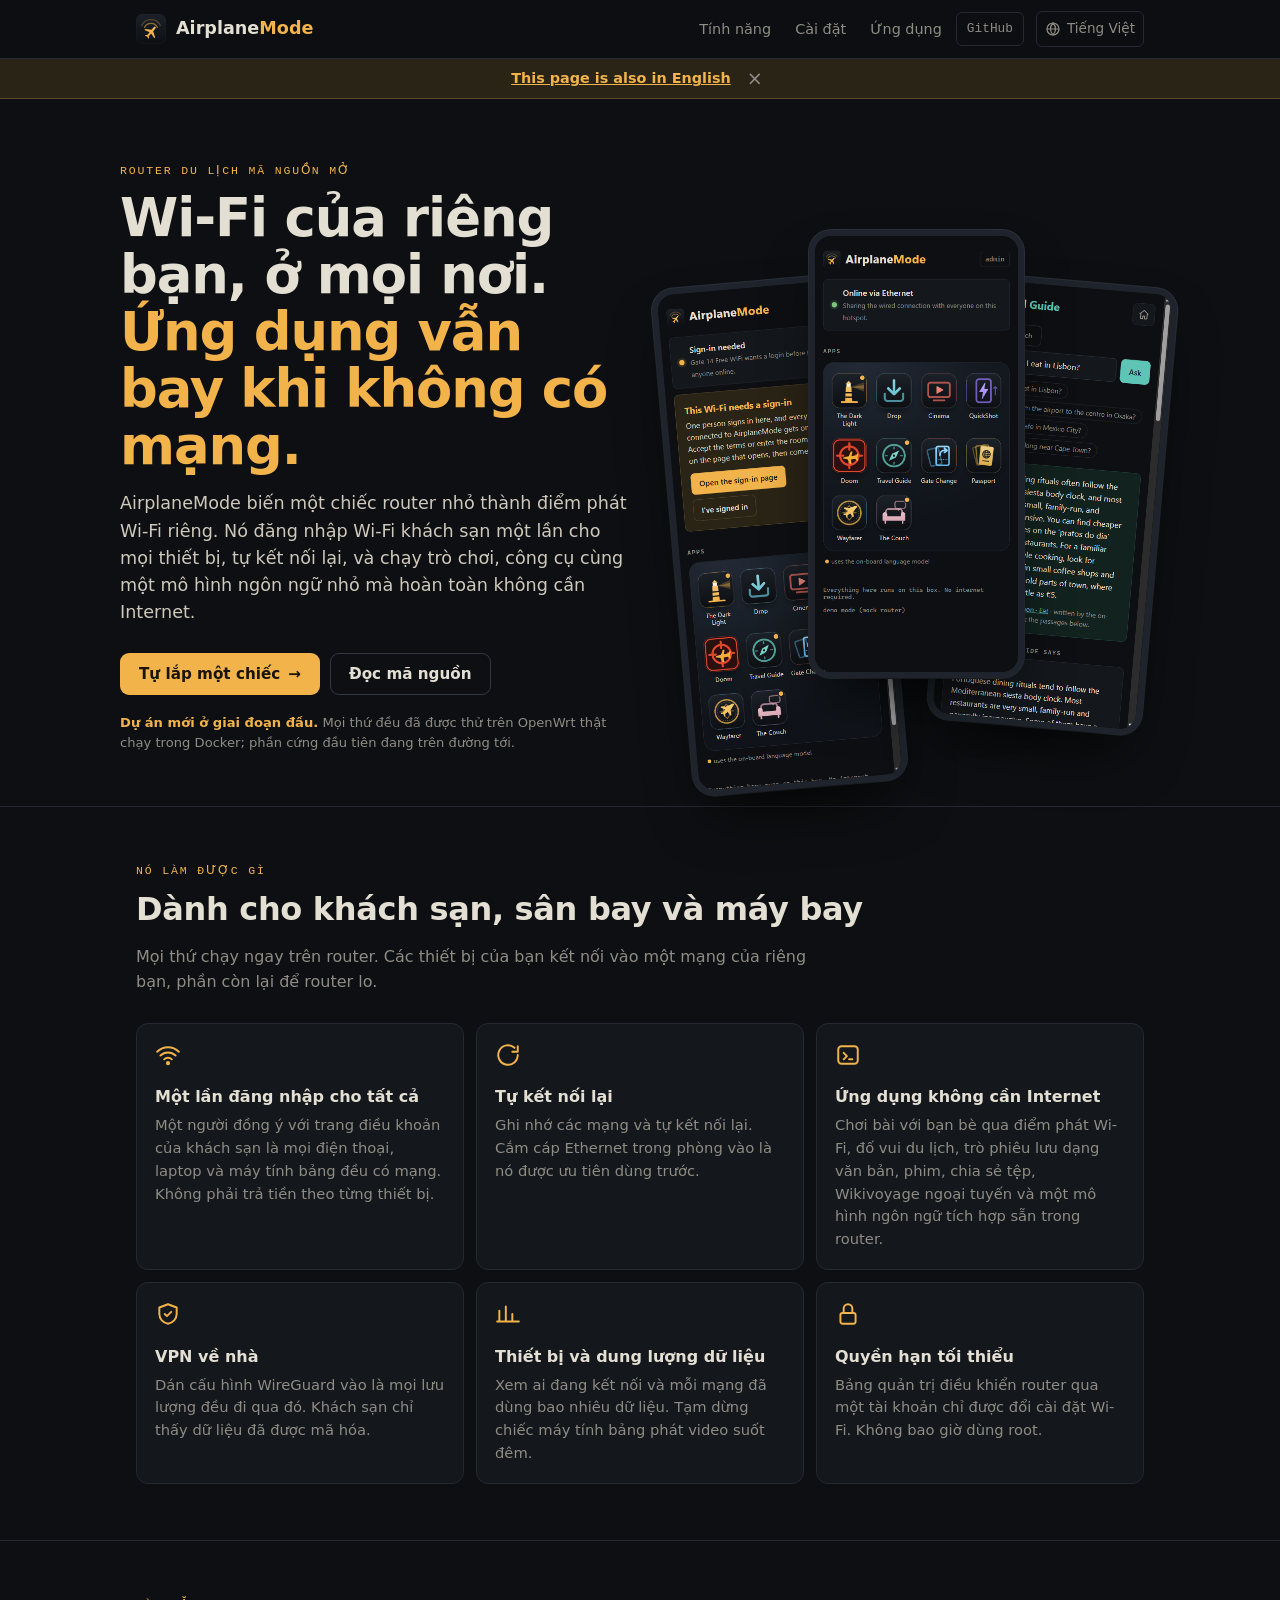
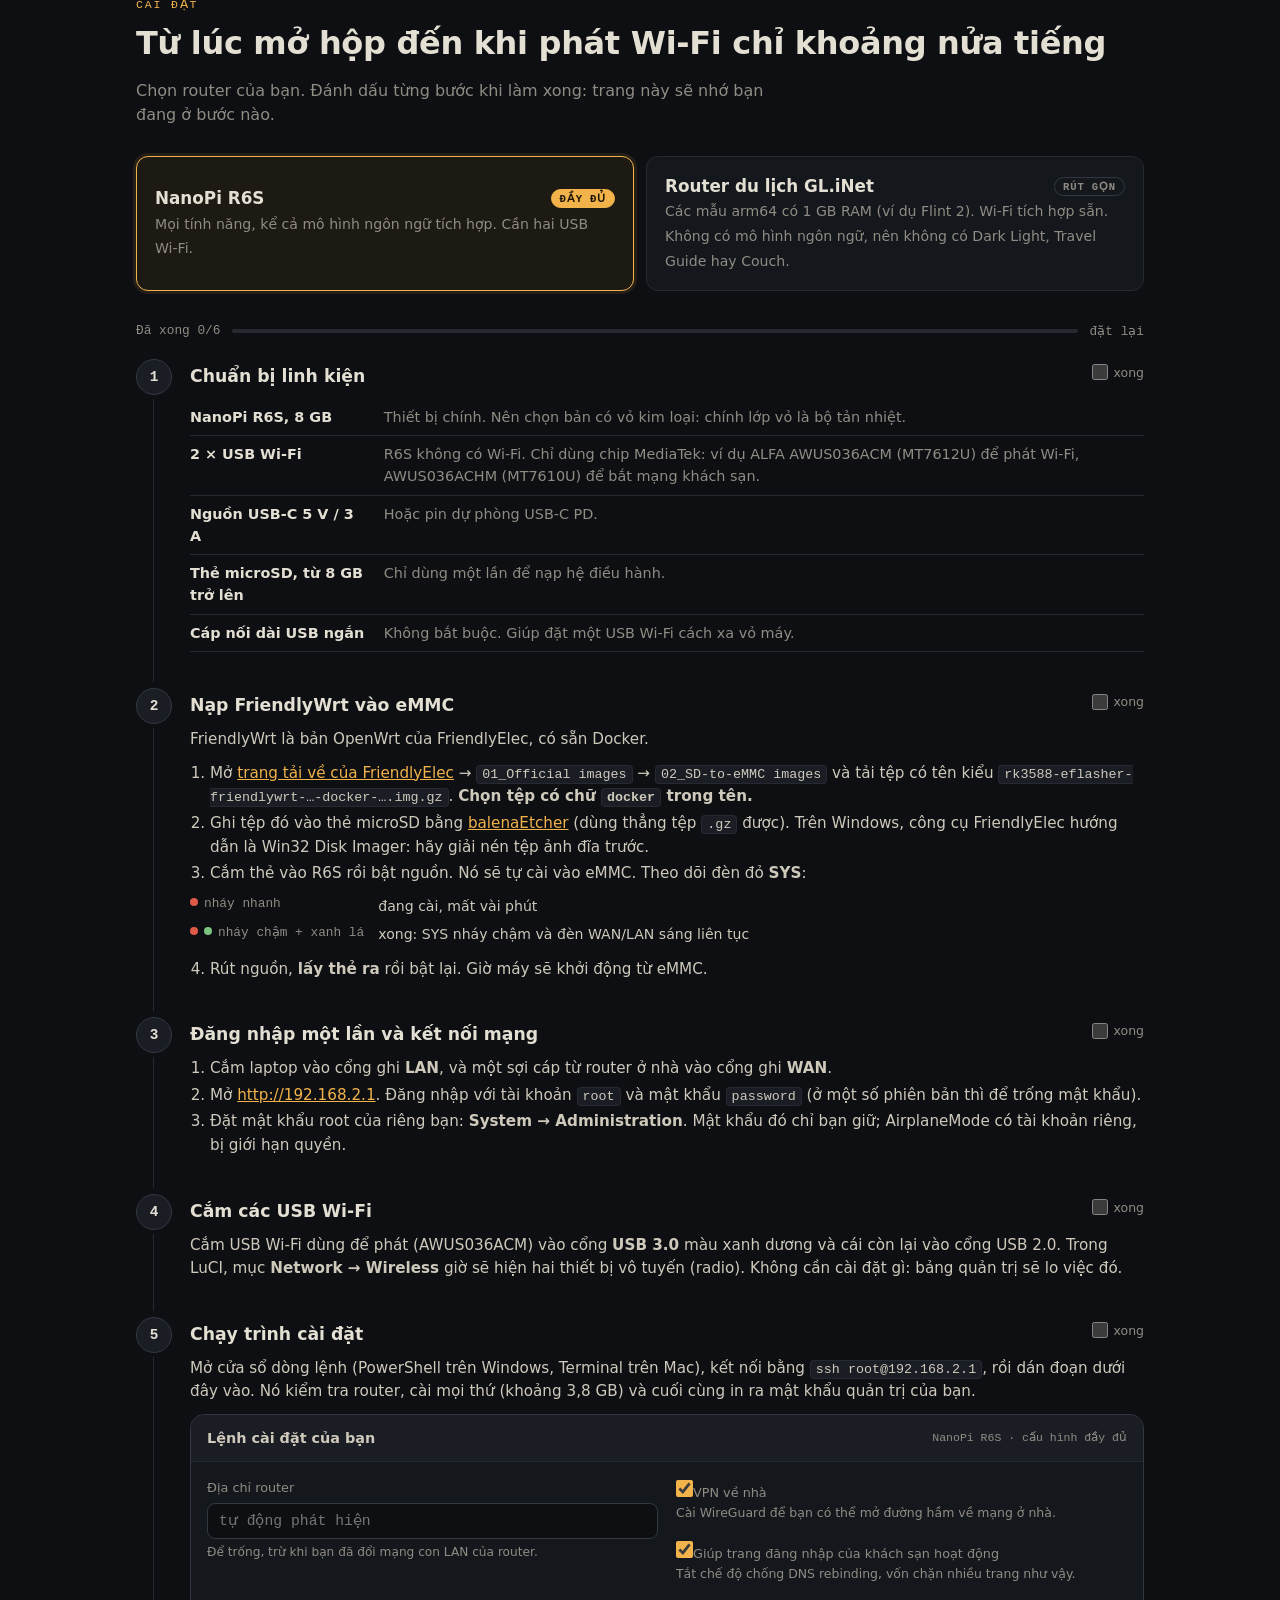
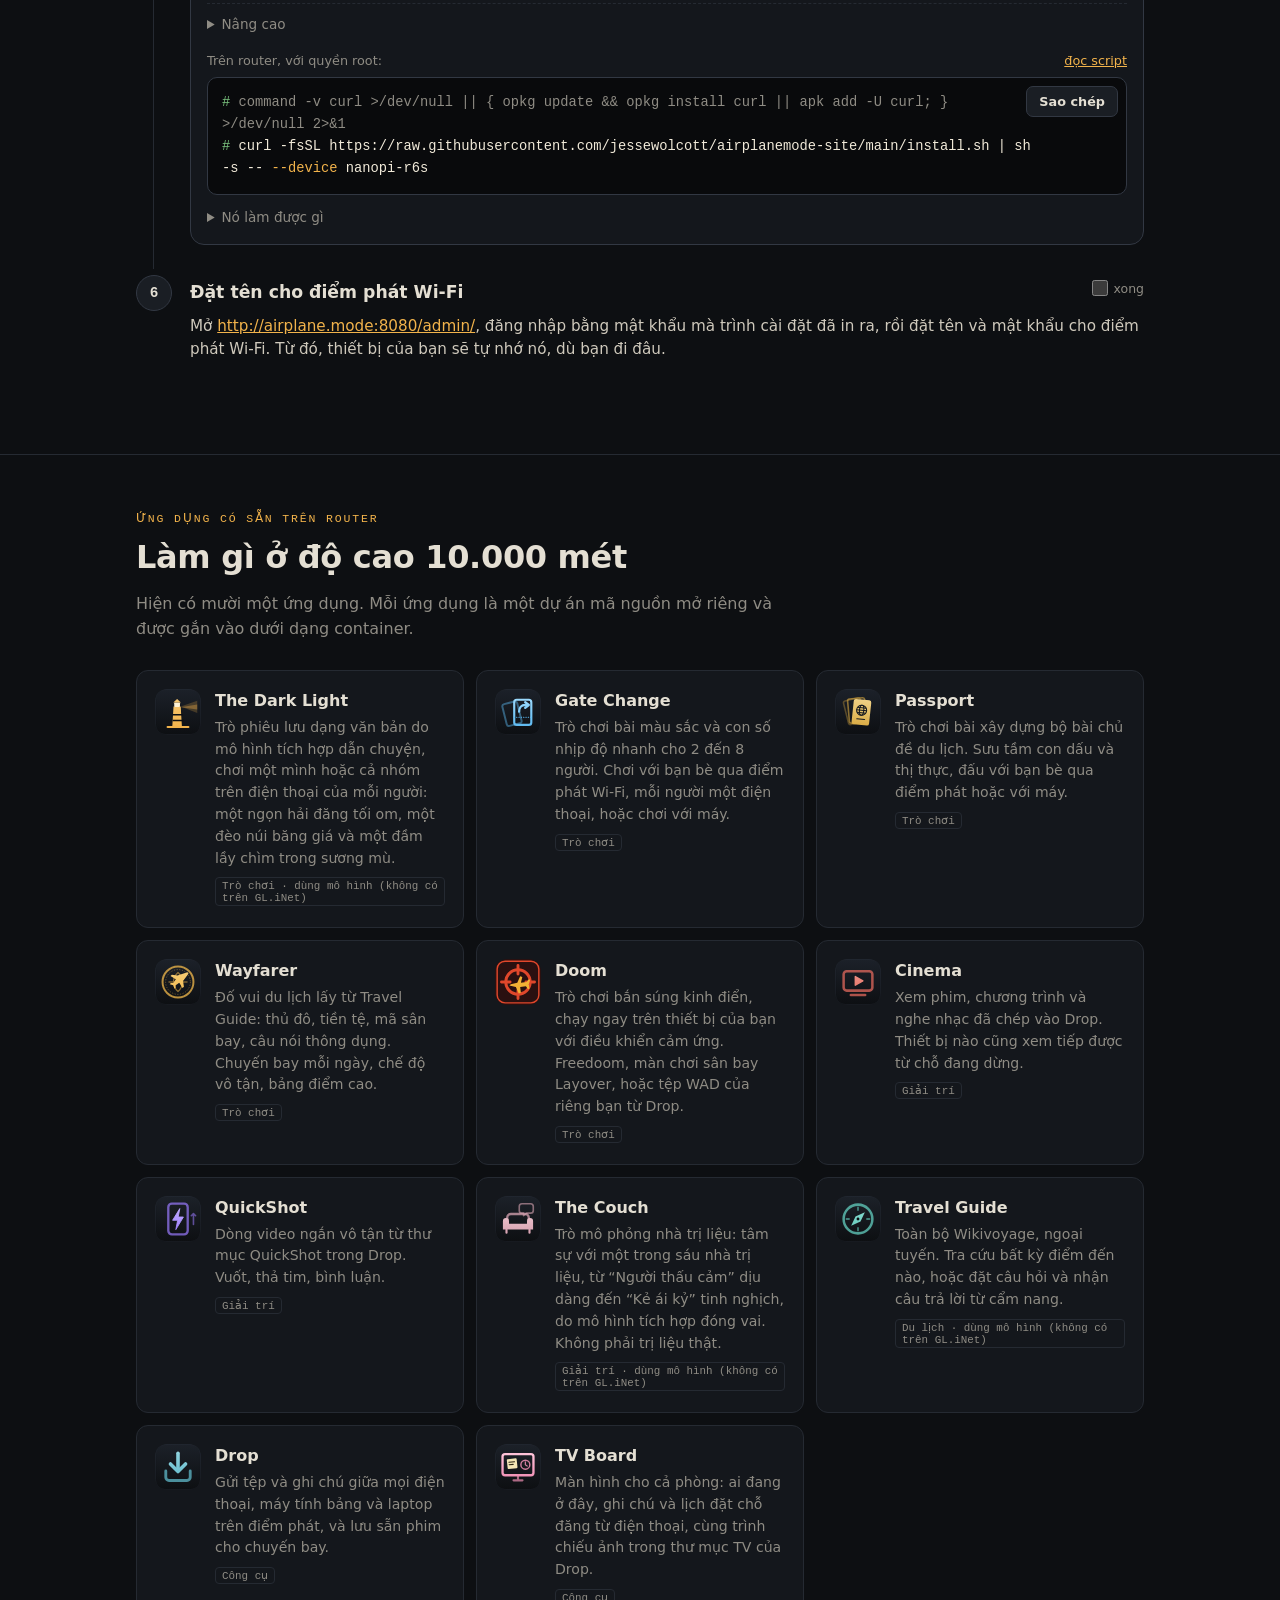
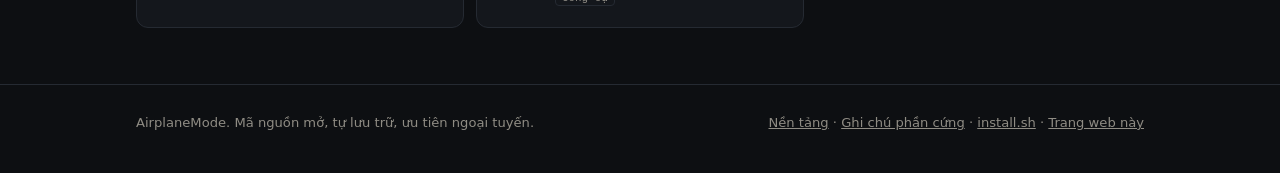
<file: vi/index.html>
<!doctype html>
<html lang="vi">
<head>
<meta charset="utf-8">
<meta name="viewport" content="width=device-width, initial-scale=1">
<meta name="color-scheme" content="dark">
<meta name="theme-color" content="#0d0f12">
<title>AirplaneMode: router du lịch có sẵn ứng dụng riêng</title>
<meta name="description" content="Một chiếc router du lịch mang theo ứng dụng riêng. Chỉ cần đăng nhập Wi-Fi khách sạn một lần cho mọi thiết bị, tự kết nối lại, và chạy trò chơi, công cụ cùng một mô hình ngôn ngữ nhỏ mà không cần Internet.">
<link rel="icon" href="../assets/icon.svg" type="image/svg+xml">
<link rel="apple-touch-icon" href="../assets/apple-touch-icon.png">
<meta property="og:title" content="AirplaneMode">
<meta property="og:description" content="Một chiếc router du lịch mang theo ứng dụng riêng.">
<meta property="og:image" content="https://airplanemode.xin/assets/landing-online.png">
<meta property="og:url" content="https://airplanemode.xin/vi/">
<link rel="stylesheet" href="../assets/site.css">
<link rel="canonical" href="https://airplanemode.xin/vi/">
<link rel="alternate" hreflang="en" href="https://airplanemode.xin/">
<link rel="alternate" hreflang="es" href="https://airplanemode.xin/es/">
<link rel="alternate" hreflang="fr" href="https://airplanemode.xin/fr/">
<link rel="alternate" hreflang="it" href="https://airplanemode.xin/it/">
<link rel="alternate" hreflang="zh-Hans" href="https://airplanemode.xin/zh/">
<link rel="alternate" hreflang="ja" href="https://airplanemode.xin/ja/">
<link rel="alternate" hreflang="vi" href="https://airplanemode.xin/vi/">
<link rel="alternate" hreflang="x-default" href="https://airplanemode.xin/">
</head>
<body>

<header class="top">
  <div class="wrap">
    <a class="brand" href="#"><img src="../assets/icon.svg" alt="" width="30" height="30"><b style="font-weight:inherit">Airplane<span>Mode</span></b></a>
    <nav>
      <a href="#features" class="hide-sm">Tính năng</a>
      <a href="#setup">Cài đặt</a>
      <a href="#apps" class="hide-sm">Ứng dụng</a>
      <a class="gh" href="https://github.com/jessewolcott/airplanemode">GitHub</a>
    </nav>
    <details class="langs">
      <summary><svg viewBox="0 0 24 24" fill="none" stroke="currentColor" stroke-width="1.8" stroke-linecap="round" aria-hidden="true"><circle cx="12" cy="12" r="9"/><path d="M3 12h18M12 3c2.5 2.6 3.8 5.6 3.8 9s-1.3 6.4-3.8 9c-2.5-2.6-3.8-5.6-3.8-9S9.5 5.6 12 3z"/></svg><span class="sr">Ngôn ngữ: </span><span id="lang-now">Tiếng Việt</span></summary>
      <!-- The same on every page: each language in its own name. data-hint is the suggestion
           shown to visitors whose browser prefers that language. -->
      <ul translate="no">
        <li><a href="../" hreflang="en" lang="en" data-hint="This page is also in English">English</a></li>
        <li><a href="../es/" hreflang="es" lang="es" data-hint="Esta página también está en español">Español</a></li>
        <li><a href="../fr/" hreflang="fr" lang="fr" data-hint="Cette page existe aussi en français">Français</a></li>
        <li><a href="../it/" hreflang="it" lang="it" data-hint="Questa pagina è disponibile anche in italiano">Italiano</a></li>
        <li><a href="../zh/" hreflang="zh-Hans" lang="zh-Hans" data-hint="本页面也有中文版">中文</a></li>
        <li><a href="../ja/" hreflang="ja" lang="ja" data-hint="このページは日本語でも読めます">日本語</a></li>
        <li><a href="../vi/" hreflang="vi" lang="vi" data-hint="Trang này cũng có bản tiếng Việt">Tiếng Việt</a></li>
      </ul>
    </details>
  </div>
</header>
<div class="lang-hint" id="lang-hint" hidden><a href="../" translate="no">English</a><button type="button" aria-label="Đóng">×</button></div>

<main>
  <div class="wrap hero">
    <div>
      <div class="eyebrow">Router du lịch mã nguồn mở</div>
      <h1>Wi-Fi của riêng bạn, ở mọi nơi. <em>Ứng dụng vẫn bay khi không có mạng.</em></h1>
      <p class="lead">AirplaneMode biến một chiếc router nhỏ thành điểm phát Wi-Fi riêng. Nó đăng nhập Wi-Fi khách sạn một lần cho mọi thiết bị, tự kết nối lại, và chạy trò chơi, công cụ cùng một mô hình ngôn ngữ nhỏ mà hoàn toàn không cần Internet.</p>
      <div class="btns">
        <a class="btn primary" href="#setup">Tự lắp một chiếc <span aria-hidden="true">→</span></a>
        <a class="btn ghost" href="https://github.com/jessewolcott/airplanemode">Đọc mã nguồn</a>
      </div>
      <p class="note"><b>Dự án mới ở giai đoạn đầu.</b> Mọi thứ đều đã được thử trên OpenWrt thật chạy trong Docker; phần cứng đầu tiên đang trên đường tới.</p>
    </div>
    <div class="phones" aria-hidden="true">
      <img src="../assets/landing-signin.png" alt="" loading="lazy">
      <img src="../assets/landing-online.png" alt="">
      <img src="../assets/guide-ask.png" alt="" loading="lazy">
    </div>
  </div>

  <section class="block" id="features">
    <div class="wrap">
      <div class="eyebrow">Nó làm được gì</div>
      <h2 class="title">Dành cho khách sạn, sân bay và máy bay</h2>
      <p class="sub">Mọi thứ chạy ngay trên router. Các thiết bị của bạn kết nối vào một mạng của riêng bạn, phần còn lại để router lo.</p>
      <div class="features">
        <div class="feature">
          <svg viewBox="0 0 24 24" fill="none" stroke="currentColor" stroke-width="1.8" stroke-linecap="round" stroke-linejoin="round"><path d="M5 12.5a10 10 0 0 1 14 0"/><path d="M8.5 16a5 5 0 0 1 7 0"/><circle cx="12" cy="19.5" r="1"/><path d="M2 9a14 14 0 0 1 20 0"/></svg>
          <h3>Một lần đăng nhập cho tất cả</h3>
          <p>Một người đồng ý với trang điều khoản của khách sạn là mọi điện thoại, laptop và máy tính bảng đều có mạng. Không phải trả tiền theo từng thiết bị.</p>
        </div>
        <div class="feature">
          <svg viewBox="0 0 24 24" fill="none" stroke="currentColor" stroke-width="1.8" stroke-linecap="round" stroke-linejoin="round"><path d="M21 12a9 9 0 1 1-3-6.7"/><path d="M21 4v5h-5"/></svg>
          <h3>Tự kết nối lại</h3>
          <p>Ghi nhớ các mạng và tự kết nối lại. Cắm cáp Ethernet trong phòng vào là nó được ưu tiên dùng trước.</p>
        </div>
        <div class="feature">
          <svg viewBox="0 0 24 24" fill="none" stroke="currentColor" stroke-width="1.8" stroke-linecap="round" stroke-linejoin="round"><rect x="3" y="4" width="18" height="16" rx="3"/><path d="M8 10l3 3-3 3M13 16h3"/></svg>
          <h3>Ứng dụng không cần Internet</h3>
          <p>Chơi bài với bạn bè qua điểm phát Wi-Fi, đố vui du lịch, trò phiêu lưu dạng văn bản, phim, chia sẻ tệp, Wikivoyage ngoại tuyến và một mô hình ngôn ngữ tích hợp sẵn trong router.</p>
        </div>
        <div class="feature">
          <svg viewBox="0 0 24 24" fill="none" stroke="currentColor" stroke-width="1.8" stroke-linecap="round" stroke-linejoin="round"><path d="M12 3l8 3v6c0 4.5-3.4 8.2-8 9-4.6-.8-8-4.5-8-9V6z"/><path d="M9 12l2 2 4-4"/></svg>
          <h3>VPN về nhà</h3>
          <p>Dán cấu hình WireGuard vào là mọi lưu lượng đều đi qua đó. Khách sạn chỉ thấy dữ liệu đã được mã hóa.</p>
        </div>
        <div class="feature">
          <svg viewBox="0 0 24 24" fill="none" stroke="currentColor" stroke-width="1.8" stroke-linecap="round" stroke-linejoin="round"><path d="M4 19V9M10 19V5M16 19v-7M22 19H2"/></svg>
          <h3>Thiết bị và dung lượng dữ liệu</h3>
          <p>Xem ai đang kết nối và mỗi mạng đã dùng bao nhiêu dữ liệu. Tạm dừng chiếc máy tính bảng phát video suốt đêm.</p>
        </div>
        <div class="feature">
          <svg viewBox="0 0 24 24" fill="none" stroke="currentColor" stroke-width="1.8" stroke-linecap="round" stroke-linejoin="round"><rect x="5" y="11" width="14" height="10" rx="2"/><path d="M8 11V7a4 4 0 0 1 8 0v4"/></svg>
          <h3>Quyền hạn tối thiểu</h3>
          <p>Bảng quản trị điều khiển router qua một tài khoản chỉ được đổi cài đặt Wi-Fi. Không bao giờ dùng root.</p>
        </div>
      </div>
    </div>
  </section>

  <section class="block" id="setup">
    <div class="wrap">
      <div class="eyebrow">Cài đặt</div>
      <h2 class="title">Từ lúc mở hộp đến khi phát Wi-Fi chỉ khoảng nửa tiếng</h2>
      <p class="sub">Chọn router của bạn. Đánh dấu từng bước khi làm xong: trang này sẽ nhớ bạn đang ở bước nào.</p>

      <div class="devices" role="tablist" aria-label="Router">
        <button class="device" role="tab" id="tab-r6s" aria-controls="guide-r6s" aria-selected="true" data-device="nanopi-r6s">
          <span class="name">NanoPi R6S <span class="pill full">Đầy đủ</span></span>
          <span class="desc">Mọi tính năng, kể cả mô hình ngôn ngữ tích hợp. Cần hai USB Wi-Fi.</span>
        </button>
        <button class="device" role="tab" id="tab-glinet" aria-controls="guide-glinet" aria-selected="false" data-device="glinet">
          <span class="name">Router du lịch GL.iNet <span class="pill">Rút gọn</span></span>
          <span class="desc">Các mẫu arm64 có 1 GB RAM (ví dụ Flint 2). Wi-Fi tích hợp sẵn. Không có mô hình ngôn ngữ, nên không có Dark Light, Travel Guide hay Couch.</span>
        </button>
      </div>

      <div class="progress"><span id="progText">Đã xong 0/0</span><span class="bar"><i id="progBar"></i></span><button class="check" id="reset" type="button" style="background:none;border:0;font:inherit;color:inherit">đặt lại</button></div>

      <!-- ===================== NanoPi R6S ===================== -->
      <div class="guide" id="guide-r6s" role="tabpanel" aria-labelledby="tab-r6s" data-device="nanopi-r6s">
        <ol class="steps">
          <li data-step="r6s-parts">
            <div class="step-head"><h3>Chuẩn bị linh kiện</h3><label class="check"><input type="checkbox"> xong</label></div>
            <div class="step-body">
              <table class="parts">
                <tr><td>NanoPi R6S, 8 GB</td><td>Thiết bị chính. Nên chọn bản có vỏ kim loại: chính lớp vỏ là bộ tản nhiệt.</td></tr>
                <tr><td>2 × USB Wi-Fi</td><td>R6S không có Wi-Fi. Chỉ dùng chip MediaTek: ví dụ ALFA AWUS036ACM (MT7612U) để phát Wi-Fi, AWUS036ACHM (MT7610U) để bắt mạng khách sạn.</td></tr>
                <tr><td>Nguồn USB-C 5 V / 3 A</td><td>Hoặc pin dự phòng USB-C PD.</td></tr>
                <tr><td>Thẻ microSD, từ 8 GB trở lên</td><td>Chỉ dùng một lần để nạp hệ điều hành.</td></tr>
                <tr><td>Cáp nối dài USB ngắn</td><td>Không bắt buộc. Giúp đặt một USB Wi-Fi cách xa vỏ máy.</td></tr>
              </table>
            </div>
          </li>
          <li data-step="r6s-flash">
            <div class="step-head"><h3>Nạp FriendlyWrt vào eMMC</h3><label class="check"><input type="checkbox"> xong</label></div>
            <div class="step-body">
              <p>FriendlyWrt là bản OpenWrt của FriendlyElec, có sẵn Docker.</p>
              <ol>
                <li>Mở <a href="http://download.friendlyelec.com/NanoPiR6S" rel="noopener">trang tải về của FriendlyElec</a> → <code>01_Official images</code> → <code>02_SD-to-eMMC images</code> và tải tệp có tên kiểu <code>rk3588-eflasher-friendlywrt-…-docker-….img.gz</code>. <b>Chọn tệp có chữ <code>docker</code> trong tên.</b></li>
                <li>Ghi tệp đó vào thẻ microSD bằng <a href="https://etcher.balena.io/" rel="noopener">balenaEtcher</a> (dùng thẳng tệp <code>.gz</code> được). Trên Windows, công cụ FriendlyElec hướng dẫn là Win32 Disk Imager: hãy giải nén tệp ảnh đĩa trước.</li>
                <li>Cắm thẻ vào R6S rồi bật nguồn. Nó sẽ tự cài vào eMMC. Theo dõi đèn đỏ <b>SYS</b>:</li>
              </ol>
              <div class="leds">
                <span class="led"><i class="fast"></i>nháy nhanh</span><span>đang cài, mất vài phút</span>
                <span class="led"><i class="slow"></i><i class="g"></i>nháy chậm + xanh lá</span><span>xong: SYS nháy chậm và đèn WAN/LAN sáng liên tục</span>
              </div>
              <ol start="4"><li>Rút nguồn, <b>lấy thẻ ra</b> rồi bật lại. Giờ máy sẽ khởi động từ eMMC.</li></ol>
            </div>
          </li>
          <li data-step="r6s-login">
            <div class="step-head"><h3>Đăng nhập một lần và kết nối mạng</h3><label class="check"><input type="checkbox"> xong</label></div>
            <div class="step-body">
              <ol>
                <li>Cắm laptop vào cổng ghi <b>LAN</b>, và một sợi cáp từ router ở nhà vào cổng ghi <b>WAN</b>.</li>
                <li>Mở <a href="http://192.168.2.1/" rel="noopener">http://192.168.2.1</a>. Đăng nhập với tài khoản <code>root</code> và mật khẩu <code>password</code> (ở một số phiên bản thì để trống mật khẩu).</li>
                <li>Đặt mật khẩu root của riêng bạn: <b>System → Administration</b>. Mật khẩu đó chỉ bạn giữ; AirplaneMode có tài khoản riêng, bị giới hạn quyền.</li>
              </ol>
            </div>
          </li>
          <li data-step="r6s-adapters">
            <div class="step-head"><h3>Cắm các USB Wi-Fi</h3><label class="check"><input type="checkbox"> xong</label></div>
            <div class="step-body">
              <p>Cắm USB Wi-Fi dùng để phát (AWUS036ACM) vào cổng <b>USB 3.0</b> màu xanh dương và cái còn lại vào cổng USB 2.0. Trong LuCI, mục <b>Network → Wireless</b> giờ sẽ hiện hai thiết bị vô tuyến (radio). Không cần cài đặt gì: bảng quản trị sẽ lo việc đó.</p>
            </div>
          </li>
          <li data-step="r6s-install">
            <div class="step-head"><h3>Chạy trình cài đặt</h3><label class="check"><input type="checkbox"> xong</label></div>
            <div class="step-body">
              <p>Mở cửa sổ dòng lệnh (PowerShell trên Windows, Terminal trên Mac), kết nối bằng <code class="ssh">ssh root@192.168.2.1</code>, rồi dán đoạn dưới đây vào. Nó kiểm tra router, cài mọi thứ (khoảng 3,8 GB) và cuối cùng in ra mật khẩu quản trị của bạn.</p>
              <div class="tool-slot"></div>
            </div>
          </li>
          <li data-step="r6s-done">
            <div class="step-head"><h3>Đặt tên cho điểm phát Wi-Fi</h3><label class="check"><input type="checkbox"> xong</label></div>
            <div class="step-body">
              <p>Mở <a class="admin-link" href="http://airplane.mode:8080/admin/" rel="noopener">http://airplane.mode:8080/admin/</a>, đăng nhập bằng mật khẩu mà trình cài đặt đã in ra, rồi đặt tên và mật khẩu cho điểm phát Wi-Fi. Từ đó, thiết bị của bạn sẽ tự nhớ nó, dù bạn đi đâu.</p>
            </div>
          </li>
        </ol>
      </div>

      <!-- ===================== GL.iNet ===================== -->
      <div class="guide" id="guide-glinet" role="tabpanel" aria-labelledby="tab-glinet" data-device="glinet" hidden>
        <div class="callout"><b>Chưa thử trên GL.iNet.</b> Phần mềm dùng cùng API của OpenWrt, nhưng việc cài Docker trên firmware GL.iNet là phần dễ phải điều chỉnh nhất. Rất mong nhận được phản hồi.</div>
        <ol class="steps">
          <li data-step="gl-model">
            <div class="step-head"><h3>Kiểm tra mẫu máy</h3><label class="check"><input type="checkbox"> xong</label></div>
            <div class="step-body">
              <p>Bạn cần một chiếc GL.iNet <b>arm64</b> (ví dụ Flint 2 / GL-MT6000) có <b>1 GB RAM</b>, cùng một USB hoặc thẻ SD từ 8 GB trở lên cho Docker. Các mẫu MIPS cũ hơn không dùng được.</p>
            </div>
          </li>
          <li data-step="gl-ssh">
            <div class="step-head"><h3>Kết nối mạng và mở shell</h3><label class="check"><input type="checkbox"> xong</label></div>
            <div class="step-body">
              <p>Kết nối router với Internet trong bảng quản trị của nó (<a href="http://192.168.8.1/" rel="noopener">http://192.168.8.1</a>). Sau đó, từ cửa sổ dòng lệnh: <code class="ssh">ssh root@192.168.8.1</code>, dùng mật khẩu của bảng quản trị.</p>
            </div>
          </li>
          <li data-step="gl-docker">
            <div class="step-head"><h3>Cài Docker</h3><label class="check"><input type="checkbox"> xong</label></div>
            <div class="step-body">
              <p>Gắn ổ USB hoặc thẻ SD (bảng quản trị GL.iNet → <b>Applications → Network Storage</b>), rồi chạy:</p>
              <div class="cmd"><pre><span class="p">#</span> opkg update && opkg install dockerd docker docker-compose</pre><button class="copy" type="button">Sao chép</button></div>
              <p>Cho Docker lưu dữ liệu vào ổ USB/SD (<code>data_root</code> trong <code>/etc/config/dockerd</code>) và khởi động nó bằng <code>/etc/init.d/dockerd restart</code>. Tên gói có thể khác nhau giữa các phiên bản firmware.</p>
            </div>
          </li>
          <li data-step="gl-install">
            <div class="step-head"><h3>Chạy trình cài đặt</h3><label class="check"><input type="checkbox"> xong</label></div>
            <div class="step-body">
              <p>Dán đoạn dưới đây vào cùng shell đó. Nó kiểm tra router, cài mọi thứ và cuối cùng in ra mật khẩu quản trị của bạn.</p>
              <div class="tool-slot"></div>
            </div>
          </li>
          <li data-step="gl-done">
            <div class="step-head"><h3>Đặt tên cho điểm phát Wi-Fi và chỉ dùng một trang lặp sóng</h3><label class="check"><input type="checkbox"> xong</label></div>
            <div class="step-body">
              <p>Mở <a class="admin-link" href="http://airplane.mode:8080/admin/" rel="noopener">http://airplane.mode:8080/admin/</a> và đăng nhập. GL.iNet có trang lặp sóng (repeater) riêng, trang này cũng chỉnh Wi-Fi nguồn, nên hãy dùng trang đó hoặc bảng <b>Internet source</b> của AirplaneMode, đừng dùng cả hai.</p>
            </div>
          </li>
        </ol>
      </div>
    </div>
  </section>

  <section class="block" id="apps">
    <div class="wrap">
      <div class="eyebrow">Ứng dụng có sẵn trên router</div>
      <h2 class="title">Làm gì ở độ cao 10.000 mét</h2>
      <p class="sub">Hiện có mười một ứng dụng. Mỗi ứng dụng là một dự án mã nguồn mở riêng và được gắn vào dưới dạng container.</p>
      <div class="apps">
        <a class="app" href="https://github.com/jessewolcott/airplanemode-darklight">
          <img class="ico" src="../assets/icons/darklight.svg" alt="" width="46" height="46" loading="lazy">
          <span><h3>The Dark Light</h3><p>Trò phiêu lưu dạng văn bản do mô hình tích hợp dẫn chuyện, chơi một mình hoặc cả nhóm trên điện thoại của mỗi người: một ngọn hải đăng tối om, một đèo núi băng giá và một đầm lầy chìm trong sương mù.</p><span class="tag">Trò chơi · dùng mô hình (không có trên GL.iNet)</span></span>
        </a>
        <a class="app" href="https://github.com/jessewolcott/airplanemode-gatechange">
          <img class="ico" src="../assets/icons/gatechange.svg" alt="" width="46" height="46" loading="lazy">
          <span><h3>Gate Change</h3><p>Trò chơi bài màu sắc và con số nhịp độ nhanh cho 2 đến 8 người. Chơi với bạn bè qua điểm phát Wi-Fi, mỗi người một điện thoại, hoặc chơi với máy.</p><span class="tag">Trò chơi</span></span>
        </a>
        <a class="app" href="https://github.com/jessewolcott/airplanemode-passport">
          <img class="ico" src="../assets/icons/passport.svg" alt="" width="46" height="46" loading="lazy">
          <span><h3>Passport</h3><p>Trò chơi bài xây dựng bộ bài chủ đề du lịch. Sưu tầm con dấu và thị thực, đấu với bạn bè qua điểm phát hoặc với máy.</p><span class="tag">Trò chơi</span></span>
        </a>
        <a class="app" href="https://github.com/jessewolcott/airplanemode-wayfarer">
          <img class="ico" src="../assets/icons/wayfarer.svg" alt="" width="46" height="46" loading="lazy">
          <span><h3>Wayfarer</h3><p>Đố vui du lịch lấy từ Travel Guide: thủ đô, tiền tệ, mã sân bay, câu nói thông dụng. Chuyến bay mỗi ngày, chế độ vô tận, bảng điểm cao.</p><span class="tag">Trò chơi</span></span>
        </a>
        <a class="app" href="https://github.com/jessewolcott/airplanemode-doom">
          <img class="ico" src="../assets/icons/doom.svg" alt="" width="46" height="46" loading="lazy">
          <span><h3>Doom</h3><p>Trò chơi bắn súng kinh điển, chạy ngay trên thiết bị của bạn với điều khiển cảm ứng. Freedoom, màn chơi sân bay Layover, hoặc tệp WAD của riêng bạn từ Drop.</p><span class="tag">Trò chơi</span></span>
        </a>
        <a class="app" href="https://github.com/jessewolcott/airplanemode-cinema">
          <img class="ico" src="../assets/icons/cinema.svg" alt="" width="46" height="46" loading="lazy">
          <span><h3>Cinema</h3><p>Xem phim, chương trình và nghe nhạc đã chép vào Drop. Thiết bị nào cũng xem tiếp được từ chỗ đang dừng.</p><span class="tag">Giải trí</span></span>
        </a>
        <a class="app" href="https://github.com/jessewolcott/airplanemode-quickshot">
          <img class="ico" src="../assets/icons/quickshot.svg" alt="" width="46" height="46" loading="lazy">
          <span><h3>QuickShot</h3><p>Dòng video ngắn vô tận từ thư mục QuickShot trong Drop. Vuốt, thả tim, bình luận.</p><span class="tag">Giải trí</span></span>
        </a>
        <a class="app" href="https://github.com/jessewolcott/airplanemode-couch">
          <img class="ico" src="../assets/icons/couch.svg" alt="" width="46" height="46" loading="lazy">
          <span><h3>The Couch</h3><p>Trò mô phỏng nhà trị liệu: tâm sự với một trong sáu nhà trị liệu, từ “Người thấu cảm” dịu dàng đến “Kẻ ái kỷ” tinh nghịch, do mô hình tích hợp đóng vai. Không phải trị liệu thật.</p><span class="tag">Giải trí · dùng mô hình (không có trên GL.iNet)</span></span>
        </a>
        <a class="app" href="https://github.com/jessewolcott/airplanemode-guide">
          <img class="ico" src="../assets/icons/guide.svg" alt="" width="46" height="46" loading="lazy">
          <span><h3>Travel Guide</h3><p>Toàn bộ Wikivoyage, ngoại tuyến. Tra cứu bất kỳ điểm đến nào, hoặc đặt câu hỏi và nhận câu trả lời từ cẩm nang.</p><span class="tag">Du lịch · dùng mô hình (không có trên GL.iNet)</span></span>
        </a>
        <a class="app" href="https://github.com/jessewolcott/airplanemode-drop">
          <img class="ico" src="../assets/icons/drop.svg" alt="" width="46" height="46" loading="lazy">
          <span><h3>Drop</h3><p>Gửi tệp và ghi chú giữa mọi điện thoại, máy tính bảng và laptop trên điểm phát, và lưu sẵn phim cho chuyến bay.</p><span class="tag">Công cụ</span></span>
        </a>
        <a class="app" href="https://github.com/jessewolcott/airplanemode-tv">
          <img class="ico" src="../assets/icons/tv.svg" alt="" width="46" height="46" loading="lazy">
          <span><h3>TV Board</h3><p>Màn hình cho cả phòng: ai đang ở đây, ghi chú và lịch đặt chỗ đăng từ điện thoại, cùng trình chiếu ảnh trong thư mục TV của Drop.</p><span class="tag">Công cụ</span></span>
        </a>
      </div>
    </div>
  </section>
</main>

<footer>
  <div class="wrap">
    <span>AirplaneMode. Mã nguồn mở, tự lưu trữ, ưu tiên ngoại tuyến.</span>
    <span><a href="https://github.com/jessewolcott/airplanemode">Nền tảng</a> · <a href="https://github.com/jessewolcott/airplanemode/blob/main/docs/hardware.md">Ghi chú phần cứng</a> · <a href="../install.sh">install.sh</a> · <a href="https://github.com/jessewolcott/airplanemode-site">Trang web này</a></span>
  </div>
</footer>

<!-- The config tool: one instance, moved into the selected device's install step. -->
<template id="tool-tpl">
  <div class="tool">
    <div class="tool-head"><b>Lệnh cài đặt của bạn</b><small class="tool-dev"></small></div>
    <div class="tool-grid">
      <div class="field">
        <label for="t-lan">Địa chỉ router</label>
        <input type="text" id="t-lan" inputmode="decimal" autocomplete="off" spellcheck="false" placeholder="tự động phát hiện">
        <div class="hint">Để trống, trừ khi bạn đã đổi mạng con LAN của router.</div>
      </div>
      <div class="field" style="display:grid;gap:12px;align-content:start">
        <label class="toggle"><input type="checkbox" id="t-vpn" checked><span>VPN về nhà<small>Cài WireGuard để bạn có thể mở đường hầm về mạng ở nhà.</small></span></label>
        <label class="toggle"><input type="checkbox" id="t-rebind" checked><span>Giúp trang đăng nhập của khách sạn hoạt động<small>Tắt chế độ chống DNS rebinding, vốn chặn nhiều trang như vậy.</small></span></label>
      </div>
      <details class="adv">
        <summary>Nâng cao</summary>
        <div class="tool-grid">
          <div class="field">
            <label for="t-wan">Giao diện WAN có dây</label>
            <input type="text" id="t-wan" autocomplete="off" spellcheck="false" placeholder="wan">
            <div class="hint">Chỉ khi trong LuCI → Network → Interfaces nó có tên khác.</div>
          </div>
          <div class="field">
            <label for="t-dir">Thư mục cài đặt</label>
            <input type="text" id="t-dir" autocomplete="off" spellcheck="false" placeholder="/opt/airplanemode">
          </div>
        </div>
      </details>
    </div>
    <div class="cmd-label"><span>Trên router, với quyền root:</span><a href="../install.sh" target="_blank" rel="noopener">đọc script</a></div>
    <div class="cmd"><pre class="t-cmd"></pre><button class="copy" type="button">Sao chép</button></div>
    <details class="does">
      <summary>Nó làm được gì</summary>
      <ul class="t-does"></ul>
    </details>
  </div>
</template>

<!-- Strings the script writes. tools/build_i18n.py translates the values for each language. -->
<script type="application/json" id="ui-strings">
{
  "device.nanopi-r6s": "NanoPi R6S · cấu hình đầy đủ",
  "device.glinet": "GL.iNet · cấu hình rút gọn",
  "profile.nanopi-r6s": "NanoPi R6S (đầy đủ)",
  "profile.glinet": "GL.iNet (rút gọn)",
  "progress": "Đã xong {n}/{total}",
  "copy": "Sao chép",
  "copied": "Đã sao chép",
  "does.check": "Kiểm tra đây là router OpenWrt arm64 có Docker, đang có mạng và đủ dung lượng trống",
  "does.download": "Tải AirplaneMode về {dir} và áp dụng cấu hình {profile}",
  "does.login": "Tạo trên router một tài khoản, {user}, chỉ được đổi cài đặt Wi-Fi và không làm được gì khác",
  "does.name": "Trỏ tên {name} về {ip} và ưu tiên Ethernet hơn Wi-Fi",
  "does.rebind-off": "Tắt chế độ chống DNS rebinding để trang đăng nhập của khách sạn tải được",
  "does.rebind-on": "Giữ nguyên chế độ chống DNS rebinding",
  "does.wireguard": "Cài WireGuard cho VPN về nhà",
  "does.no-wireguard": "Bỏ qua WireGuard",
  "does.apps-model": "Tải về và khởi động các ứng dụng cùng mô hình ngôn ngữ, rồi kiểm tra bảng quản trị có điều khiển được router không",
  "does.apps": "Tải về và khởi động các ứng dụng, rồi kiểm tra bảng quản trị có điều khiển được router không",
  "does.password": "In ra mật khẩu quản trị của bạn"
}
</script>
<script src="../assets/site.js"></script>
</body>
</html>
</file>
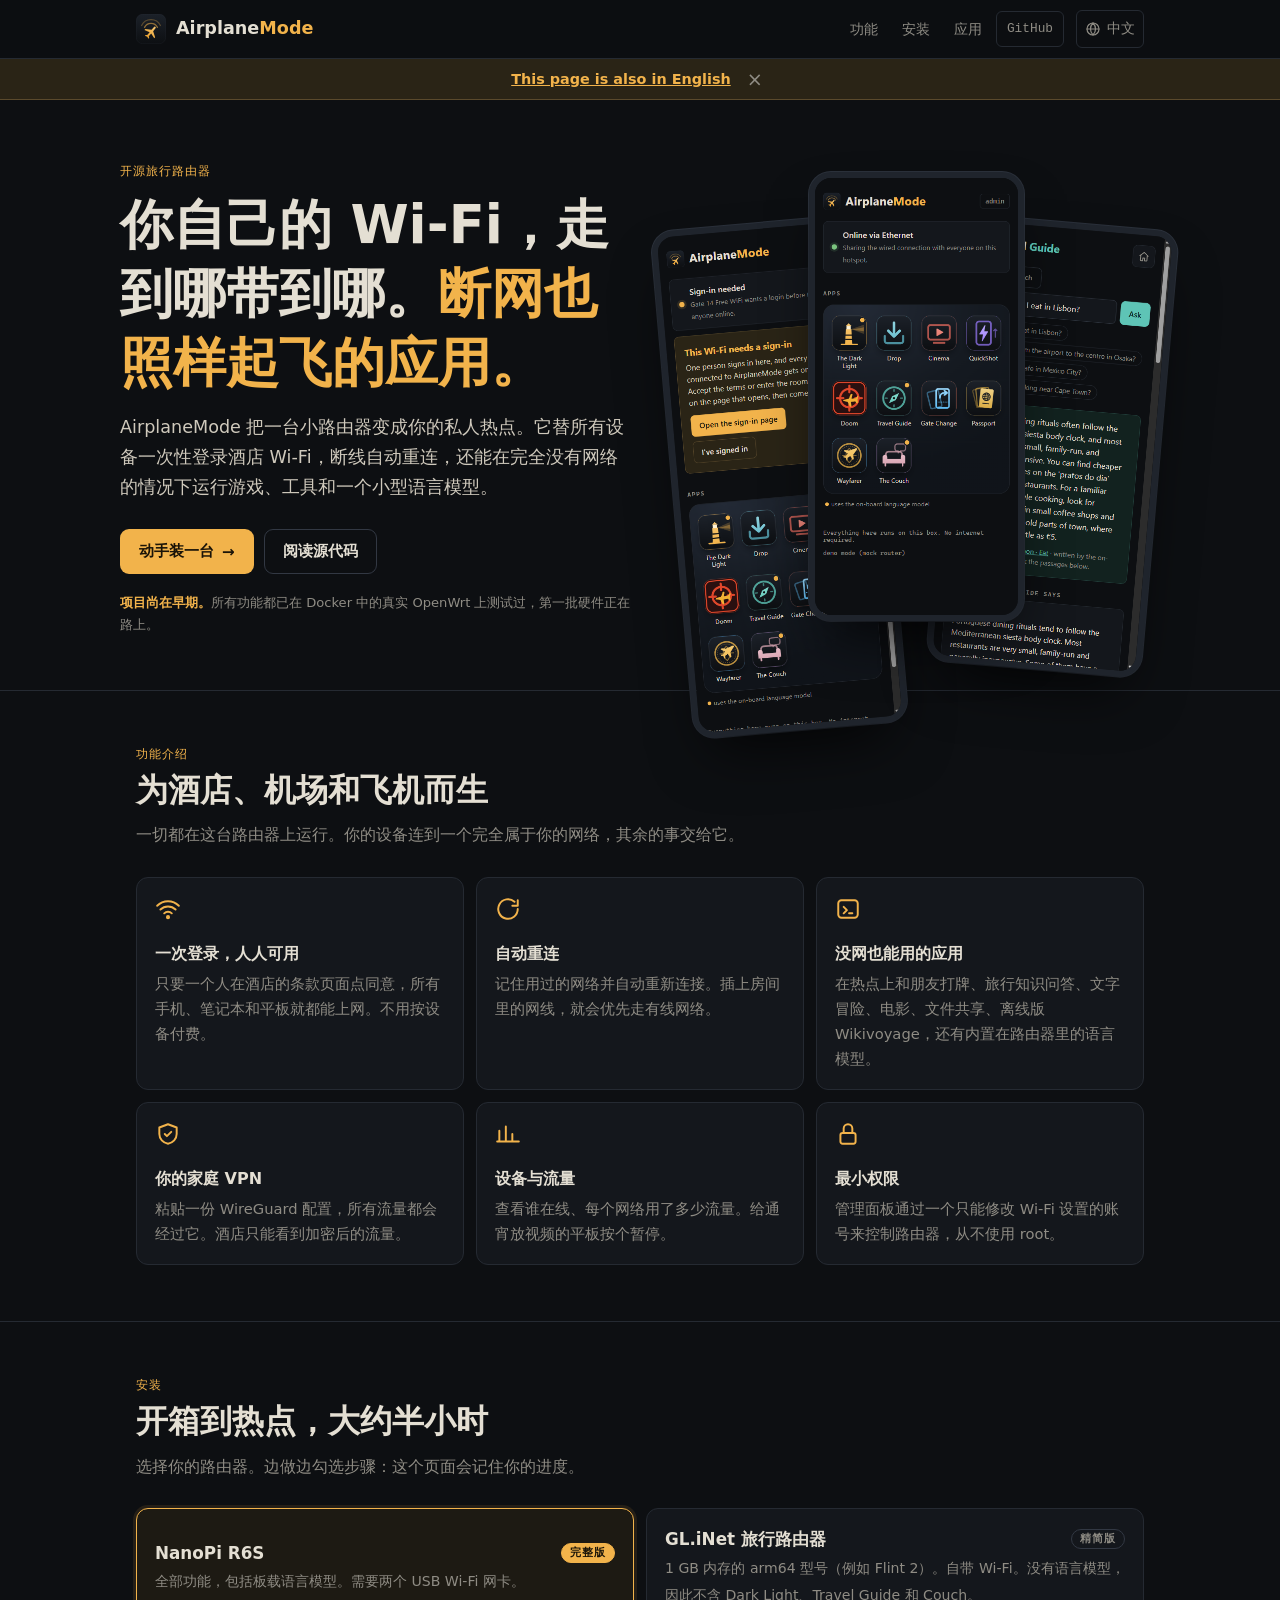
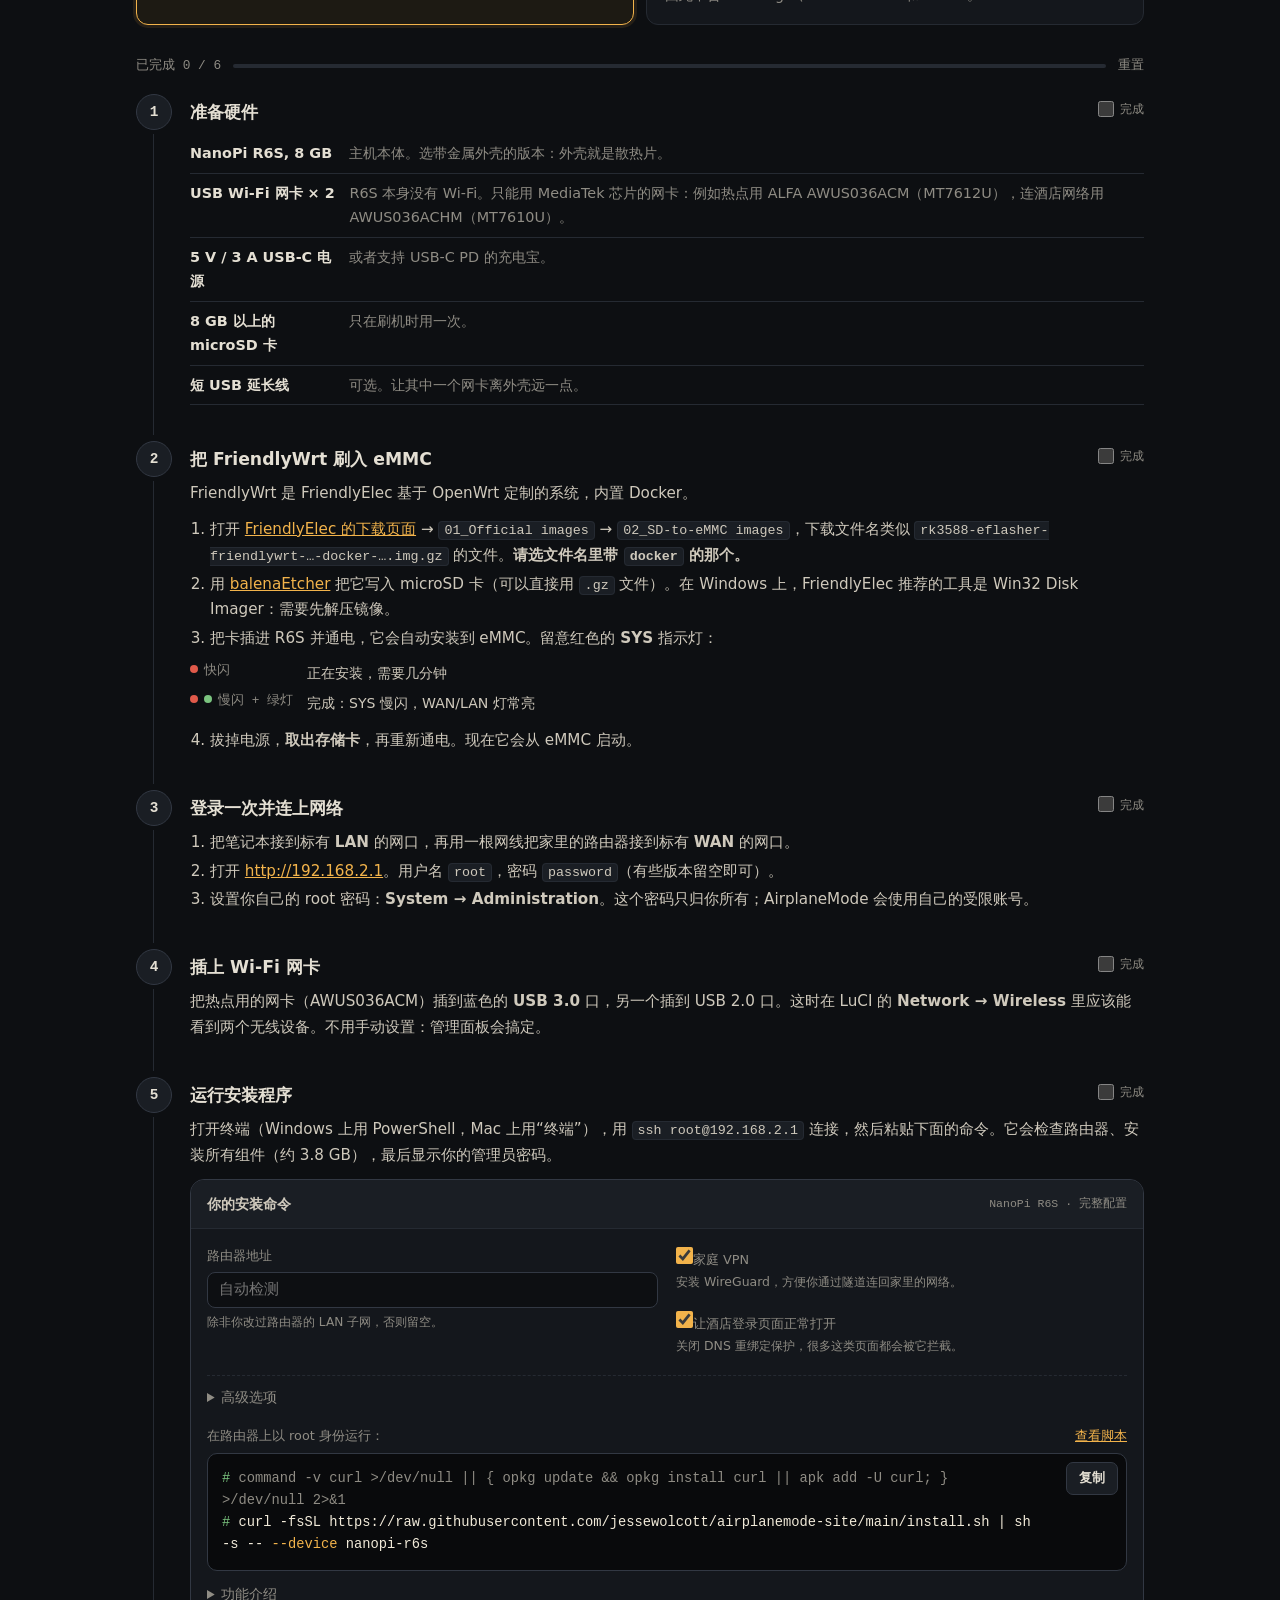
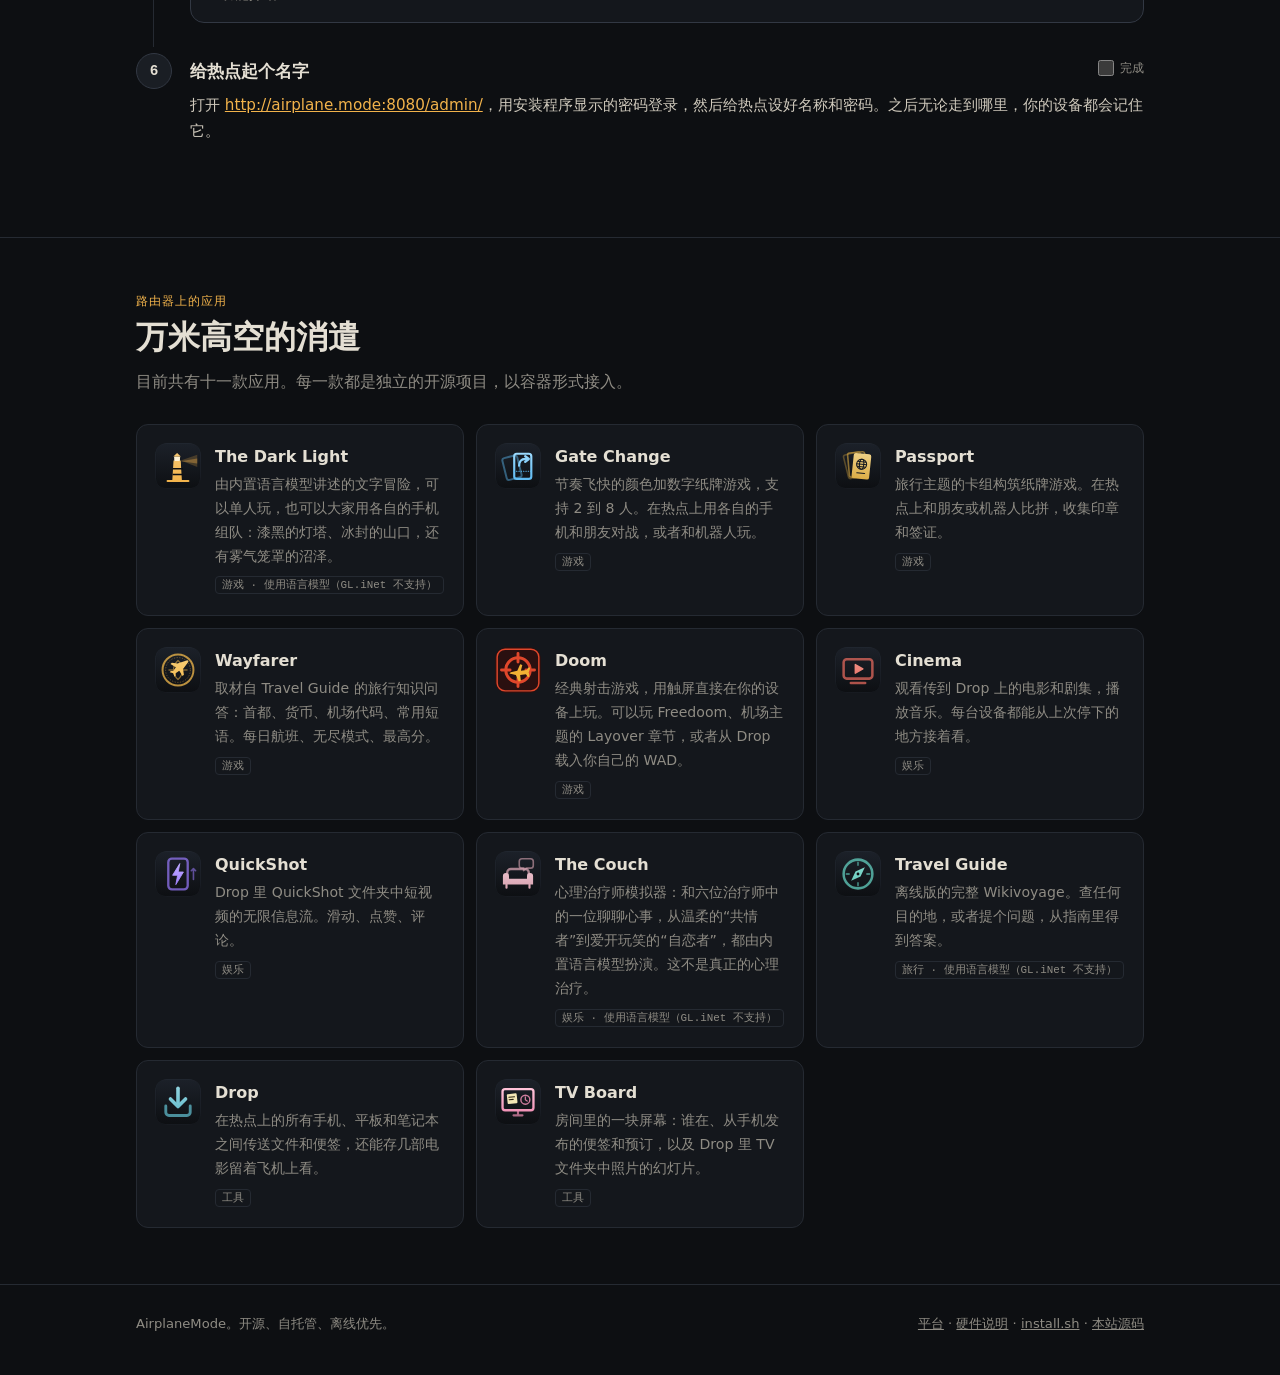
<file: zh/index.html>
<!doctype html>
<html lang="zh-Hans">
<head>
<meta charset="utf-8">
<meta name="viewport" content="width=device-width, initial-scale=1">
<meta name="color-scheme" content="dark">
<meta name="theme-color" content="#0d0f12">
<title>AirplaneMode：自带应用的旅行路由器</title>
<meta name="description" content="一台自带应用的旅行路由器。酒店 Wi-Fi 只需登录一次，所有设备都能上网；断线自动重连；完全不联网也能运行游戏、工具和一个小型语言模型。">
<link rel="icon" href="../assets/icon.svg" type="image/svg+xml">
<link rel="apple-touch-icon" href="../assets/apple-touch-icon.png">
<meta property="og:title" content="AirplaneMode">
<meta property="og:description" content="一台自带应用的旅行路由器。">
<meta property="og:image" content="https://airplanemode.xin/assets/landing-online.png">
<meta property="og:url" content="https://airplanemode.xin/zh/">
<link rel="stylesheet" href="../assets/site.css">
<link rel="canonical" href="https://airplanemode.xin/zh/">
<link rel="alternate" hreflang="en" href="https://airplanemode.xin/">
<link rel="alternate" hreflang="es" href="https://airplanemode.xin/es/">
<link rel="alternate" hreflang="fr" href="https://airplanemode.xin/fr/">
<link rel="alternate" hreflang="it" href="https://airplanemode.xin/it/">
<link rel="alternate" hreflang="zh-Hans" href="https://airplanemode.xin/zh/">
<link rel="alternate" hreflang="ja" href="https://airplanemode.xin/ja/">
<link rel="alternate" hreflang="vi" href="https://airplanemode.xin/vi/">
<link rel="alternate" hreflang="x-default" href="https://airplanemode.xin/">
</head>
<body>

<header class="top">
  <div class="wrap">
    <a class="brand" href="#"><img src="../assets/icon.svg" alt="" width="30" height="30"><b style="font-weight:inherit">Airplane<span>Mode</span></b></a>
    <nav>
      <a href="#features" class="hide-sm">功能</a>
      <a href="#setup">安装</a>
      <a href="#apps" class="hide-sm">应用</a>
      <a class="gh" href="https://github.com/jessewolcott/airplanemode">GitHub</a>
    </nav>
    <details class="langs">
      <summary><svg viewBox="0 0 24 24" fill="none" stroke="currentColor" stroke-width="1.8" stroke-linecap="round" aria-hidden="true"><circle cx="12" cy="12" r="9"/><path d="M3 12h18M12 3c2.5 2.6 3.8 5.6 3.8 9s-1.3 6.4-3.8 9c-2.5-2.6-3.8-5.6-3.8-9S9.5 5.6 12 3z"/></svg><span class="sr">语言： </span><span id="lang-now">中文</span></summary>
      <!-- The same on every page: each language in its own name. data-hint is the suggestion
           shown to visitors whose browser prefers that language. -->
      <ul translate="no">
        <li><a href="../" hreflang="en" lang="en" data-hint="This page is also in English">English</a></li>
        <li><a href="../es/" hreflang="es" lang="es" data-hint="Esta página también está en español">Español</a></li>
        <li><a href="../fr/" hreflang="fr" lang="fr" data-hint="Cette page existe aussi en français">Français</a></li>
        <li><a href="../it/" hreflang="it" lang="it" data-hint="Questa pagina è disponibile anche in italiano">Italiano</a></li>
        <li><a href="../zh/" hreflang="zh-Hans" lang="zh-Hans" data-hint="本页面也有中文版">中文</a></li>
        <li><a href="../ja/" hreflang="ja" lang="ja" data-hint="このページは日本語でも読めます">日本語</a></li>
        <li><a href="../vi/" hreflang="vi" lang="vi" data-hint="Trang này cũng có bản tiếng Việt">Tiếng Việt</a></li>
      </ul>
    </details>
  </div>
</header>
<div class="lang-hint" id="lang-hint" hidden><a href="../" translate="no">English</a><button type="button" aria-label="关闭">×</button></div>

<main>
  <div class="wrap hero">
    <div>
      <div class="eyebrow">开源旅行路由器</div>
      <h1>你自己的 Wi-Fi，走到哪带到哪。<em>断网也照样起飞的应用。</em></h1>
      <p class="lead">AirplaneMode 把一台小路由器变成你的私人热点。它替所有设备一次性登录酒店 Wi-Fi，断线自动重连，还能在完全没有网络的情况下运行游戏、工具和一个小型语言模型。</p>
      <div class="btns">
        <a class="btn primary" href="#setup">动手装一台 <span aria-hidden="true">→</span></a>
        <a class="btn ghost" href="https://github.com/jessewolcott/airplanemode">阅读源代码</a>
      </div>
      <p class="note"><b>项目尚在早期。</b>所有功能都已在 Docker 中的真实 OpenWrt 上测试过，第一批硬件正在路上。</p>
    </div>
    <div class="phones" aria-hidden="true">
      <img src="../assets/landing-signin.png" alt="" loading="lazy">
      <img src="../assets/landing-online.png" alt="">
      <img src="../assets/guide-ask.png" alt="" loading="lazy">
    </div>
  </div>

  <section class="block" id="features">
    <div class="wrap">
      <div class="eyebrow">功能介绍</div>
      <h2 class="title">为酒店、机场和飞机而生</h2>
      <p class="sub">一切都在这台路由器上运行。你的设备连到一个完全属于你的网络，其余的事交给它。</p>
      <div class="features">
        <div class="feature">
          <svg viewBox="0 0 24 24" fill="none" stroke="currentColor" stroke-width="1.8" stroke-linecap="round" stroke-linejoin="round"><path d="M5 12.5a10 10 0 0 1 14 0"/><path d="M8.5 16a5 5 0 0 1 7 0"/><circle cx="12" cy="19.5" r="1"/><path d="M2 9a14 14 0 0 1 20 0"/></svg>
          <h3>一次登录，人人可用</h3>
          <p>只要一个人在酒店的条款页面点同意，所有手机、笔记本和平板就都能上网。不用按设备付费。</p>
        </div>
        <div class="feature">
          <svg viewBox="0 0 24 24" fill="none" stroke="currentColor" stroke-width="1.8" stroke-linecap="round" stroke-linejoin="round"><path d="M21 12a9 9 0 1 1-3-6.7"/><path d="M21 4v5h-5"/></svg>
          <h3>自动重连</h3>
          <p>记住用过的网络并自动重新连接。插上房间里的网线，就会优先走有线网络。</p>
        </div>
        <div class="feature">
          <svg viewBox="0 0 24 24" fill="none" stroke="currentColor" stroke-width="1.8" stroke-linecap="round" stroke-linejoin="round"><rect x="3" y="4" width="18" height="16" rx="3"/><path d="M8 10l3 3-3 3M13 16h3"/></svg>
          <h3>没网也能用的应用</h3>
          <p>在热点上和朋友打牌、旅行知识问答、文字冒险、电影、文件共享、离线版 Wikivoyage，还有内置在路由器里的语言模型。</p>
        </div>
        <div class="feature">
          <svg viewBox="0 0 24 24" fill="none" stroke="currentColor" stroke-width="1.8" stroke-linecap="round" stroke-linejoin="round"><path d="M12 3l8 3v6c0 4.5-3.4 8.2-8 9-4.6-.8-8-4.5-8-9V6z"/><path d="M9 12l2 2 4-4"/></svg>
          <h3>你的家庭 VPN</h3>
          <p>粘贴一份 WireGuard 配置，所有流量都会经过它。酒店只能看到加密后的流量。</p>
        </div>
        <div class="feature">
          <svg viewBox="0 0 24 24" fill="none" stroke="currentColor" stroke-width="1.8" stroke-linecap="round" stroke-linejoin="round"><path d="M4 19V9M10 19V5M16 19v-7M22 19H2"/></svg>
          <h3>设备与流量</h3>
          <p>查看谁在线、每个网络用了多少流量。给通宵放视频的平板按个暂停。</p>
        </div>
        <div class="feature">
          <svg viewBox="0 0 24 24" fill="none" stroke="currentColor" stroke-width="1.8" stroke-linecap="round" stroke-linejoin="round"><rect x="5" y="11" width="14" height="10" rx="2"/><path d="M8 11V7a4 4 0 0 1 8 0v4"/></svg>
          <h3>最小权限</h3>
          <p>管理面板通过一个只能修改 Wi-Fi 设置的账号来控制路由器，从不使用 root。</p>
        </div>
      </div>
    </div>
  </section>

  <section class="block" id="setup">
    <div class="wrap">
      <div class="eyebrow">安装</div>
      <h2 class="title">开箱到热点，大约半小时</h2>
      <p class="sub">选择你的路由器。边做边勾选步骤：这个页面会记住你的进度。</p>

      <div class="devices" role="tablist" aria-label="路由器">
        <button class="device" role="tab" id="tab-r6s" aria-controls="guide-r6s" aria-selected="true" data-device="nanopi-r6s">
          <span class="name">NanoPi R6S <span class="pill full">完整版</span></span>
          <span class="desc">全部功能，包括板载语言模型。需要两个 USB Wi-Fi 网卡。</span>
        </button>
        <button class="device" role="tab" id="tab-glinet" aria-controls="guide-glinet" aria-selected="false" data-device="glinet">
          <span class="name">GL.iNet 旅行路由器 <span class="pill">精简版</span></span>
          <span class="desc">1 GB 内存的 arm64 型号（例如 Flint 2）。自带 Wi-Fi。没有语言模型，因此不含 Dark Light、Travel Guide 和 Couch。</span>
        </button>
      </div>

      <div class="progress"><span id="progText">已完成 0 / 0</span><span class="bar"><i id="progBar"></i></span><button class="check" id="reset" type="button" style="background:none;border:0;font:inherit;color:inherit">重置</button></div>

      <!-- ===================== NanoPi R6S ===================== -->
      <div class="guide" id="guide-r6s" role="tabpanel" aria-labelledby="tab-r6s" data-device="nanopi-r6s">
        <ol class="steps">
          <li data-step="r6s-parts">
            <div class="step-head"><h3>准备硬件</h3><label class="check"><input type="checkbox"> 完成</label></div>
            <div class="step-body">
              <table class="parts">
                <tr><td>NanoPi R6S, 8 GB</td><td>主机本体。选带金属外壳的版本：外壳就是散热片。</td></tr>
                <tr><td>USB Wi-Fi 网卡 × 2</td><td>R6S 本身没有 Wi-Fi。只能用 MediaTek 芯片的网卡：例如热点用 ALFA AWUS036ACM（MT7612U），连酒店网络用 AWUS036ACHM（MT7610U）。</td></tr>
                <tr><td>5 V / 3 A USB-C 电源</td><td>或者支持 USB-C PD 的充电宝。</td></tr>
                <tr><td>8 GB 以上的 microSD 卡</td><td>只在刷机时用一次。</td></tr>
                <tr><td>短 USB 延长线</td><td>可选。让其中一个网卡离外壳远一点。</td></tr>
              </table>
            </div>
          </li>
          <li data-step="r6s-flash">
            <div class="step-head"><h3>把 FriendlyWrt 刷入 eMMC</h3><label class="check"><input type="checkbox"> 完成</label></div>
            <div class="step-body">
              <p>FriendlyWrt 是 FriendlyElec 基于 OpenWrt 定制的系统，内置 Docker。</p>
              <ol>
                <li>打开 <a href="http://download.friendlyelec.com/NanoPiR6S" rel="noopener">FriendlyElec 的下载页面</a> → <code>01_Official images</code> → <code>02_SD-to-eMMC images</code>，下载文件名类似 <code>rk3588-eflasher-friendlywrt-…-docker-….img.gz</code> 的文件。<b>请选文件名里带 <code>docker</code> 的那个。</b></li>
                <li>用 <a href="https://etcher.balena.io/" rel="noopener">balenaEtcher</a> 把它写入 microSD 卡（可以直接用 <code>.gz</code> 文件）。在 Windows 上，FriendlyElec 推荐的工具是 Win32 Disk Imager：需要先解压镜像。</li>
                <li>把卡插进 R6S 并通电，它会自动安装到 eMMC。留意红色的 <b>SYS</b> 指示灯：</li>
              </ol>
              <div class="leds">
                <span class="led"><i class="fast"></i>快闪</span><span>正在安装，需要几分钟</span>
                <span class="led"><i class="slow"></i><i class="g"></i>慢闪 + 绿灯</span><span>完成：SYS 慢闪，WAN/LAN 灯常亮</span>
              </div>
              <ol start="4"><li>拔掉电源，<b>取出存储卡</b>，再重新通电。现在它会从 eMMC 启动。</li></ol>
            </div>
          </li>
          <li data-step="r6s-login">
            <div class="step-head"><h3>登录一次并连上网络</h3><label class="check"><input type="checkbox"> 完成</label></div>
            <div class="step-body">
              <ol>
                <li>把笔记本接到标有 <b>LAN</b> 的网口，再用一根网线把家里的路由器接到标有 <b>WAN</b> 的网口。</li>
                <li>打开 <a href="http://192.168.2.1/" rel="noopener">http://192.168.2.1</a>。用户名 <code>root</code>，密码 <code>password</code>（有些版本留空即可）。</li>
                <li>设置你自己的 root 密码：<b>System → Administration</b>。这个密码只归你所有；AirplaneMode 会使用自己的受限账号。</li>
              </ol>
            </div>
          </li>
          <li data-step="r6s-adapters">
            <div class="step-head"><h3>插上 Wi-Fi 网卡</h3><label class="check"><input type="checkbox"> 完成</label></div>
            <div class="step-body">
              <p>把热点用的网卡（AWUS036ACM）插到蓝色的 <b>USB 3.0</b> 口，另一个插到 USB 2.0 口。这时在 LuCI 的 <b>Network → Wireless</b> 里应该能看到两个无线设备。不用手动设置：管理面板会搞定。</p>
            </div>
          </li>
          <li data-step="r6s-install">
            <div class="step-head"><h3>运行安装程序</h3><label class="check"><input type="checkbox"> 完成</label></div>
            <div class="step-body">
              <p>打开终端（Windows 上用 PowerShell，Mac 上用“终端”），用 <code class="ssh">ssh root@192.168.2.1</code> 连接，然后粘贴下面的命令。它会检查路由器、安装所有组件（约 3.8 GB），最后显示你的管理员密码。</p>
              <div class="tool-slot"></div>
            </div>
          </li>
          <li data-step="r6s-done">
            <div class="step-head"><h3>给热点起个名字</h3><label class="check"><input type="checkbox"> 完成</label></div>
            <div class="step-body">
              <p>打开 <a class="admin-link" href="http://airplane.mode:8080/admin/" rel="noopener">http://airplane.mode:8080/admin/</a>，用安装程序显示的密码登录，然后给热点设好名称和密码。之后无论走到哪里，你的设备都会记住它。</p>
            </div>
          </li>
        </ol>
      </div>

      <!-- ===================== GL.iNet ===================== -->
      <div class="guide" id="guide-glinet" role="tabpanel" aria-labelledby="tab-glinet" data-device="glinet" hidden>
        <div class="callout"><b>还没在 GL.iNet 上试过。</b>软件部分用的是同一套 OpenWrt API，但在 GL.iNet 固件上安装 Docker 这一步最可能需要调整。欢迎反馈。</div>
        <ol class="steps">
          <li data-step="gl-model">
            <div class="step-head"><h3>确认型号</h3><label class="check"><input type="checkbox"> 完成</label></div>
            <div class="step-body">
              <p>你需要一台 <b>arm64</b> 的 GL.iNet（例如 Flint 2 / GL-MT6000），带 <b>1 GB 内存</b>，外加一个 8 GB 或更大的 U 盘或 SD 卡给 Docker 用。较老的 MIPS 型号不行。</p>
            </div>
          </li>
          <li data-step="gl-ssh">
            <div class="step-head"><h3>联网并打开命令行</h3><label class="check"><input type="checkbox"> 完成</label></div>
            <div class="step-body">
              <p>在路由器的管理面板（<a href="http://192.168.8.1/" rel="noopener">http://192.168.8.1</a>）里把它连上互联网。然后在终端里执行 <code class="ssh">ssh root@192.168.8.1</code>，密码就是管理面板的密码。</p>
            </div>
          </li>
          <li data-step="gl-docker">
            <div class="step-head"><h3>安装 Docker</h3><label class="check"><input type="checkbox"> 完成</label></div>
            <div class="step-body">
              <p>挂载 U 盘或 SD 卡（GL.iNet 管理面板 → <b>Applications → Network Storage</b>），然后运行：</p>
              <div class="cmd"><pre><span class="p">#</span> opkg update && opkg install dockerd docker docker-compose</pre><button class="copy" type="button">复制</button></div>
              <p>把 Docker 的数据目录指向 U 盘或 SD 卡（<code>data_root</code>，位于 <code>/etc/config/dockerd</code>），再用 <code>/etc/init.d/dockerd restart</code> 启动它。不同固件版本的软件包名可能不同。</p>
            </div>
          </li>
          <li data-step="gl-install">
            <div class="step-head"><h3>运行安装程序</h3><label class="check"><input type="checkbox"> 完成</label></div>
            <div class="step-body">
              <p>把它粘贴到同一个命令行里。它会检查路由器、安装所有组件，最后显示你的管理员密码。</p>
              <div class="tool-slot"></div>
            </div>
          </li>
          <li data-step="gl-done">
            <div class="step-head"><h3>给热点起名，并只用一种中继方式</h3><label class="check"><input type="checkbox"> 完成</label></div>
            <div class="step-body">
              <p>打开 <a class="admin-link" href="http://airplane.mode:8080/admin/" rel="noopener">http://airplane.mode:8080/admin/</a> 并登录。GL.iNet 有自己的中继页面，也会修改上游 Wi-Fi，所以它和 AirplaneMode 的 <b>Internet source</b> 面板只能二选一，不要同时使用。</p>
            </div>
          </li>
        </ol>
      </div>
    </div>
  </section>

  <section class="block" id="apps">
    <div class="wrap">
      <div class="eyebrow">路由器上的应用</div>
      <h2 class="title">万米高空的消遣</h2>
      <p class="sub">目前共有十一款应用。每一款都是独立的开源项目，以容器形式接入。</p>
      <div class="apps">
        <a class="app" href="https://github.com/jessewolcott/airplanemode-darklight">
          <img class="ico" src="../assets/icons/darklight.svg" alt="" width="46" height="46" loading="lazy">
          <span><h3>The Dark Light</h3><p>由内置语言模型讲述的文字冒险，可以单人玩，也可以大家用各自的手机组队：漆黑的灯塔、冰封的山口，还有雾气笼罩的沼泽。</p><span class="tag">游戏 · 使用语言模型（GL.iNet 不支持）</span></span>
        </a>
        <a class="app" href="https://github.com/jessewolcott/airplanemode-gatechange">
          <img class="ico" src="../assets/icons/gatechange.svg" alt="" width="46" height="46" loading="lazy">
          <span><h3>Gate Change</h3><p>节奏飞快的颜色加数字纸牌游戏，支持 2 到 8 人。在热点上用各自的手机和朋友对战，或者和机器人玩。</p><span class="tag">游戏</span></span>
        </a>
        <a class="app" href="https://github.com/jessewolcott/airplanemode-passport">
          <img class="ico" src="../assets/icons/passport.svg" alt="" width="46" height="46" loading="lazy">
          <span><h3>Passport</h3><p>旅行主题的卡组构筑纸牌游戏。在热点上和朋友或机器人比拼，收集印章和签证。</p><span class="tag">游戏</span></span>
        </a>
        <a class="app" href="https://github.com/jessewolcott/airplanemode-wayfarer">
          <img class="ico" src="../assets/icons/wayfarer.svg" alt="" width="46" height="46" loading="lazy">
          <span><h3>Wayfarer</h3><p>取材自 Travel Guide 的旅行知识问答：首都、货币、机场代码、常用短语。每日航班、无尽模式、最高分。</p><span class="tag">游戏</span></span>
        </a>
        <a class="app" href="https://github.com/jessewolcott/airplanemode-doom">
          <img class="ico" src="../assets/icons/doom.svg" alt="" width="46" height="46" loading="lazy">
          <span><h3>Doom</h3><p>经典射击游戏，用触屏直接在你的设备上玩。可以玩 Freedoom、机场主题的 Layover 章节，或者从 Drop 载入你自己的 WAD。</p><span class="tag">游戏</span></span>
        </a>
        <a class="app" href="https://github.com/jessewolcott/airplanemode-cinema">
          <img class="ico" src="../assets/icons/cinema.svg" alt="" width="46" height="46" loading="lazy">
          <span><h3>Cinema</h3><p>观看传到 Drop 上的电影和剧集，播放音乐。每台设备都能从上次停下的地方接着看。</p><span class="tag">娱乐</span></span>
        </a>
        <a class="app" href="https://github.com/jessewolcott/airplanemode-quickshot">
          <img class="ico" src="../assets/icons/quickshot.svg" alt="" width="46" height="46" loading="lazy">
          <span><h3>QuickShot</h3><p>Drop 里 QuickShot 文件夹中短视频的无限信息流。滑动、点赞、评论。</p><span class="tag">娱乐</span></span>
        </a>
        <a class="app" href="https://github.com/jessewolcott/airplanemode-couch">
          <img class="ico" src="../assets/icons/couch.svg" alt="" width="46" height="46" loading="lazy">
          <span><h3>The Couch</h3><p>心理治疗师模拟器：和六位治疗师中的一位聊聊心事，从温柔的“共情者”到爱开玩笑的“自恋者”，都由内置语言模型扮演。这不是真正的心理治疗。</p><span class="tag">娱乐 · 使用语言模型（GL.iNet 不支持）</span></span>
        </a>
        <a class="app" href="https://github.com/jessewolcott/airplanemode-guide">
          <img class="ico" src="../assets/icons/guide.svg" alt="" width="46" height="46" loading="lazy">
          <span><h3>Travel Guide</h3><p>离线版的完整 Wikivoyage。查任何目的地，或者提个问题，从指南里得到答案。</p><span class="tag">旅行 · 使用语言模型（GL.iNet 不支持）</span></span>
        </a>
        <a class="app" href="https://github.com/jessewolcott/airplanemode-drop">
          <img class="ico" src="../assets/icons/drop.svg" alt="" width="46" height="46" loading="lazy">
          <span><h3>Drop</h3><p>在热点上的所有手机、平板和笔记本之间传送文件和便签，还能存几部电影留着飞机上看。</p><span class="tag">工具</span></span>
        </a>
        <a class="app" href="https://github.com/jessewolcott/airplanemode-tv">
          <img class="ico" src="../assets/icons/tv.svg" alt="" width="46" height="46" loading="lazy">
          <span><h3>TV Board</h3><p>房间里的一块屏幕：谁在、从手机发布的便签和预订，以及 Drop 里 TV 文件夹中照片的幻灯片。</p><span class="tag">工具</span></span>
        </a>
      </div>
    </div>
  </section>
</main>

<footer>
  <div class="wrap">
    <span>AirplaneMode。开源、自托管、离线优先。</span>
    <span><a href="https://github.com/jessewolcott/airplanemode">平台</a> · <a href="https://github.com/jessewolcott/airplanemode/blob/main/docs/hardware.md">硬件说明</a> · <a href="../install.sh">install.sh</a> · <a href="https://github.com/jessewolcott/airplanemode-site">本站源码</a></span>
  </div>
</footer>

<!-- The config tool: one instance, moved into the selected device's install step. -->
<template id="tool-tpl">
  <div class="tool">
    <div class="tool-head"><b>你的安装命令</b><small class="tool-dev"></small></div>
    <div class="tool-grid">
      <div class="field">
        <label for="t-lan">路由器地址</label>
        <input type="text" id="t-lan" inputmode="decimal" autocomplete="off" spellcheck="false" placeholder="自动检测">
        <div class="hint">除非你改过路由器的 LAN 子网，否则留空。</div>
      </div>
      <div class="field" style="display:grid;gap:12px;align-content:start">
        <label class="toggle"><input type="checkbox" id="t-vpn" checked><span>家庭 VPN<small>安装 WireGuard，方便你通过隧道连回家里的网络。</small></span></label>
        <label class="toggle"><input type="checkbox" id="t-rebind" checked><span>让酒店登录页面正常打开<small>关闭 DNS 重绑定保护，很多这类页面都会被它拦截。</small></span></label>
      </div>
      <details class="adv">
        <summary>高级选项</summary>
        <div class="tool-grid">
          <div class="field">
            <label for="t-wan">有线 WAN 接口</label>
            <input type="text" id="t-wan" autocomplete="off" spellcheck="false" placeholder="wan">
            <div class="hint">仅当 LuCI → Network → Interfaces 里用的是别的名字时才需要填写。</div>
          </div>
          <div class="field">
            <label for="t-dir">安装目录</label>
            <input type="text" id="t-dir" autocomplete="off" spellcheck="false" placeholder="/opt/airplanemode">
          </div>
        </div>
      </details>
    </div>
    <div class="cmd-label"><span>在路由器上以 root 身份运行：</span><a href="../install.sh" target="_blank" rel="noopener">查看脚本</a></div>
    <div class="cmd"><pre class="t-cmd"></pre><button class="copy" type="button">复制</button></div>
    <details class="does">
      <summary>功能介绍</summary>
      <ul class="t-does"></ul>
    </details>
  </div>
</template>

<!-- Strings the script writes. tools/build_i18n.py translates the values for each language. -->
<script type="application/json" id="ui-strings">
{
  "device.nanopi-r6s": "NanoPi R6S · 完整配置",
  "device.glinet": "GL.iNet · 精简配置",
  "profile.nanopi-r6s": "NanoPi R6S（完整版）",
  "profile.glinet": "GL.iNet（精简版）",
  "progress": "已完成 {n} / {total}",
  "copy": "复制",
  "copied": "已复制",
  "does.check": "检查这是一台装有 Docker 的 arm64 OpenWrt 路由器，已联网且空间足够",
  "does.download": "把 AirplaneMode 下载到 {dir}，并应用“{profile}”配置",
  "does.login": "创建路由器账号 {user}，它只能修改 Wi-Fi 设置，别的都动不了",
  "does.name": "让域名 {name} 指向 {ip}，并让有线网络优先于 Wi-Fi",
  "does.rebind-off": "关闭 DNS 重绑定保护，让酒店登录页面能够加载",
  "does.rebind-on": "保留 DNS 重绑定保护",
  "does.wireguard": "安装 WireGuard，用于家庭 VPN",
  "does.no-wireguard": "不安装 WireGuard",
  "does.apps-model": "下载并启动各个应用和语言模型，然后检查管理面板能否控制路由器",
  "does.apps": "下载并启动各个应用，然后检查管理面板能否控制路由器",
  "does.password": "显示你的管理员密码"
}
</script>
<script src="../assets/site.js"></script>
</body>
</html>
</file>
<file: assets/site.css>
/* Shared by every language's page (index.html, es/, fr/, it/, zh/, ja/, vi/). */
:root {
  --bg: #0d0f12; --panel: #14171c; --panel2: #1a1e24; --line: #252a32; --line2: #323843;
  --ink: #e4dfd3; --dim: #8f8c84; --accent: #f2b34b; --accent-ink: #1a1408;
  --good: #7bc47f; --warn-bg: #2a2416; --warn-line: #5b4a2c;
  --sans: system-ui, -apple-system, "Segoe UI", Roboto, sans-serif;
  --mono: ui-monospace, "Cascadia Mono", Consolas, monospace;
}
/* CJK: a font for the right Han glyphs per language, no tracking, and breaks between phrases. */
:lang(ja) { --sans: system-ui, -apple-system, "Segoe UI", "Hiragino Sans", "Hiragino Kaku Gothic ProN", "Yu Gothic UI", "Yu Gothic", Meiryo, "Noto Sans JP", "Noto Sans CJK JP", sans-serif; }
:lang(zh-Hans) { --sans: system-ui, -apple-system, "Segoe UI", "PingFang SC", "Hiragino Sans GB", "Microsoft YaHei UI", "Microsoft YaHei", "Noto Sans SC", "Noto Sans CJK SC", "Source Han Sans SC", sans-serif; }
:lang(ja) body, :lang(zh-Hans) body { line-height: 1.7; line-break: strict; overflow-wrap: anywhere; }
:lang(ja) body { word-break: auto-phrase; }
:lang(ja) h1, :lang(ja) h2, :lang(zh-Hans) h1, :lang(zh-Hans) h2 { letter-spacing: 0 !important; line-height: 1.3 !important; }
:lang(ja) .eyebrow, :lang(zh-Hans) .eyebrow { letter-spacing: .08em; }
* { box-sizing: border-box; }
html { scroll-behavior: smooth; scroll-padding-top: 72px; }
body { margin: 0; background: var(--bg); color: var(--ink); font: 16px/1.55 var(--sans); -webkit-font-smoothing: antialiased; }
a { color: var(--accent); }
.wrap { max-width: 1040px; margin: 0 auto; padding: 0 16px; }
code, kbd { font-family: var(--mono); font-size: .88em; background: var(--panel2); border: 1px solid var(--line); border-radius: 4px; padding: 1px 5px; overflow-wrap: anywhere; }

/* ---------- header ---------- */
header.top { position: sticky; top: 0; z-index: 10; background: #0d0f12e6; backdrop-filter: blur(8px); border-bottom: 1px solid var(--line); }
header.top .wrap { display: flex; align-items: center; justify-content: space-between; height: 58px; gap: 12px; }
.brand { display: flex; align-items: center; gap: 10px; color: var(--ink); text-decoration: none; font-weight: 700; font-size: 1.1rem; }
.brand img { width: 30px; height: 30px; }
.brand span { color: var(--accent); }
nav { display: flex; gap: 4px; margin-left: auto; }
nav a { color: var(--dim); text-decoration: none; font-size: .9rem; padding: 6px 10px; border-radius: 6px; }
nav a:hover { color: var(--ink); background: var(--panel); }
nav a.gh { border: 1px solid var(--line); font-family: var(--mono); font-size: .8rem; }
@media (max-width: 560px) { nav a.hide-sm { display: none; } }
@media (max-width: 440px) { nav a.gh { display: none; } header.top .wrap { gap: 6px; } nav a { padding: 6px 8px; } }

/* ---------- language switcher ---------- */
.langs { position: relative; flex: none; }
.langs summary { list-style: none; display: flex; align-items: center; gap: 6px; cursor: pointer; color: var(--dim); font-size: .85rem; padding: 6px 8px; border: 1px solid var(--line); border-radius: 6px; white-space: nowrap; }
.langs summary::-webkit-details-marker { display: none; }
.langs summary:hover, .langs[open] summary { color: var(--ink); background: var(--panel); }
.langs summary svg { width: 16px; height: 16px; flex: none; }
.langs ul { position: absolute; right: 0; top: calc(100% + 6px); margin: 0; padding: 6px; list-style: none; min-width: 168px; background: var(--panel); border: 1px solid var(--line2); border-radius: 10px; box-shadow: 0 16px 40px -12px #000c; z-index: 20; }
.langs li a { display: block; padding: 8px 12px; border-radius: 6px; color: var(--ink); text-decoration: none; font-size: .92rem; }
.langs li a:hover { background: var(--panel2); }
.langs li a[aria-current="true"] { color: var(--accent); }
.langs li a[aria-current="true"]::after { content: " ✓"; }
.sr { position: absolute; width: 1px; height: 1px; padding: 0; margin: -1px; overflow: hidden; clip: rect(0 0 0 0); white-space: nowrap; border: 0; }
.lang-hint { display: flex; align-items: center; justify-content: center; gap: 10px; padding: 8px 16px; background: var(--warn-bg); border-bottom: 1px solid var(--warn-line); font-size: .9rem; }
.lang-hint a { color: var(--accent); font-weight: 600; }
.lang-hint button { flex: none; background: none; border: 0; color: var(--dim); font: 1.2rem/1 var(--sans); padding: 2px 6px; cursor: pointer; }
.lang-hint button:hover { color: var(--ink); }

/* ---------- hero ---------- */
.hero { padding: 64px 0 40px; display: grid; grid-template-columns: 1.05fr 1fr; gap: 40px; align-items: center; }
.eyebrow { font: 500 .72rem var(--mono); letter-spacing: .16em; text-transform: uppercase; color: var(--accent); }
.hero h1 { font-size: clamp(2.1rem, 5vw, 3.3rem); line-height: 1.08; margin: 12px 0 16px; letter-spacing: -.02em; }
.hero h1 em { font-style: normal; color: var(--accent); }
.hero p.lead { color: #cfc9bc; font-size: 1.1rem; margin: 0 0 26px; max-width: 34em; }
.btns { display: flex; gap: 10px; flex-wrap: wrap; }
.btn { display: inline-flex; align-items: center; gap: 8px; font: 600 .95rem var(--sans); padding: 11px 18px; border-radius: 9px; border: 1px solid transparent; cursor: pointer; text-decoration: none; transition: transform .15s, background .15s, border-color .15s; }
.btn.primary { background: var(--accent); color: var(--accent-ink); }
.btn.primary:hover { transform: translateY(-1px); background: #f7c873; }
.btn.ghost { color: var(--ink); border-color: var(--line2); background: transparent; }
.btn.ghost:hover { border-color: var(--dim); }
.note { margin-top: 18px; font-size: .82rem; color: var(--dim); }
.note b { color: var(--accent); font-weight: 600; }
.phones { position: relative; height: 470px; }
body { overflow-x: clip; }
.phones img { position: absolute; width: 215px; border-radius: 22px; border: 6px solid #1f242c; box-shadow: 0 30px 60px -20px #000c, 0 0 0 1px #2b313b; background: var(--panel); }
.phones img:nth-child(1) { left: 0; top: 50px; transform: rotate(-5deg); }
.phones img:nth-child(2) { left: 50%; margin-left: -107px; top: 0; z-index: 2; }
.phones img:nth-child(3) { right: 0; top: 50px; transform: rotate(5deg); }
@media (max-width: 860px) {
  .hero { grid-template-columns: 1fr; padding-top: 40px; }
  .phones { height: 380px; max-width: 460px; width: 100%; margin: 0 auto; }
  .phones img { width: 170px; }
  .phones img:nth-child(2) { margin-left: -85px; }
}
@media (max-width: 420px) { .phones { height: 320px; } .phones img { width: 140px; } .phones img:nth-child(2) { margin-left: -70px; } }

/* ---------- sections ---------- */
section.block { padding: 56px 0; border-top: 1px solid var(--line); }
h2.title { font-size: clamp(1.5rem, 3vw, 2rem); margin: 8px 0 10px; letter-spacing: -.01em; }
p.sub { color: var(--dim); margin: 0 0 28px; max-width: 42em; }
.features { display: grid; grid-template-columns: repeat(auto-fill, minmax(280px, 1fr)); gap: 12px; }
.feature { background: var(--panel); border: 1px solid var(--line); border-radius: 12px; padding: 18px; }
.feature svg { width: 26px; height: 26px; color: var(--accent); }
.feature h3 { font-size: 1rem; margin: 10px 0 4px; }
.feature p { margin: 0; color: var(--dim); font-size: .92rem; }

/* ---------- setup ---------- */
.devices { display: grid; grid-template-columns: 1fr 1fr; gap: 12px; margin-bottom: 28px; }
.device { text-align: left; background: var(--panel); border: 1px solid var(--line); border-radius: 12px; padding: 16px 18px; color: var(--ink); cursor: pointer; font: inherit; transition: border-color .15s, background .15s; }
.device:hover { border-color: var(--line2); }
.device[aria-selected="true"] { border-color: var(--accent); background: #1d1a13; box-shadow: 0 0 0 3px #f2b34b1a; }
.device .name { display: flex; justify-content: space-between; align-items: center; gap: 8px; font-weight: 700; font-size: 1.05rem; }
.pill { font: 600 .66rem var(--mono); letter-spacing: .08em; text-transform: uppercase; border-radius: 99px; padding: 2px 8px; border: 1px solid var(--line2); color: var(--dim); white-space: nowrap; }
.device[aria-selected="true"] .pill.full { color: var(--accent-ink); background: var(--accent); border-color: var(--accent); }
.device .desc { color: var(--dim); font-size: .88rem; margin-top: 4px; }
@media (max-width: 600px) { .devices { grid-template-columns: 1fr; } }

.progress { display: flex; align-items: center; gap: 12px; margin: 0 0 16px; font: .8rem var(--mono); color: var(--dim); }
.bar { flex: 1; height: 4px; background: var(--line); border-radius: 99px; overflow: hidden; }
.bar i { display: block; height: 100%; width: 0; background: var(--accent); transition: width .3s; }

ol.steps { list-style: none; margin: 0; padding: 0; counter-reset: step; }
ol.steps > li { position: relative; padding: 0 0 26px 54px; counter-increment: step; }
ol.steps > li::before { content: counter(step); position: absolute; left: 0; top: 0; width: 34px; height: 34px; border-radius: 50%; display: grid; place-items: center; font: 700 .9rem var(--mono); background: var(--panel2); border: 1px solid var(--line2); color: var(--ink); transition: background .2s, color .2s; }
ol.steps > li::after { content: ""; position: absolute; left: 17px; top: 40px; bottom: 6px; width: 1px; background: var(--line); }
ol.steps > li:last-child::after { display: none; }
ol.steps > li.done::before { content: "✓"; background: var(--good); border-color: var(--good); color: #0d1a0e; }
.step-head { display: flex; justify-content: space-between; align-items: flex-start; gap: 12px; min-height: 34px; }
.step-head h3 { margin: 4px 0 0; font-size: 1.08rem; }
.check { flex: none; display: flex; align-items: center; gap: 6px; font-size: .78rem; color: var(--dim); cursor: pointer; user-select: none; padding: 4px 0; }
.check input { accent-color: var(--good); width: 16px; height: 16px; margin: 0; }
.step-body { color: #cfc9bc; font-size: .95rem; margin-top: 6px; }
.step-body p { margin: 0 0 10px; }
.step-body ul, .step-body ol { margin: 0 0 10px; padding-left: 20px; }
.step-body li { margin: 3px 0; }
li.done .step-body { opacity: .55; }
.callout { background: var(--warn-bg); border: 1px solid var(--warn-line); border-radius: 10px; padding: 12px 14px; font-size: .9rem; color: #d8cfbd; margin: 10px 0; }
.callout b { color: var(--accent); }
.leds { display: grid; grid-template-columns: auto 1fr; gap: 6px 14px; font-size: .88rem; margin: 8px 0 12px; }
.led { font: .8rem var(--mono); color: var(--dim); white-space: nowrap; }
.led i { display: inline-block; width: 8px; height: 8px; border-radius: 50%; background: #e05a4a; margin-right: 6px; vertical-align: 1px; }
.led i.slow { animation: blink 1.6s steps(1) infinite; }
.led i.fast { animation: blink .35s steps(1) infinite; }
.led i.g { background: var(--good); }
@keyframes blink { 50% { opacity: .15; } }
@media (prefers-reduced-motion: reduce) { .led i { animation: none !important; } html { scroll-behavior: auto; } }
table.parts { width: 100%; border-collapse: collapse; font-size: .9rem; margin: 4px 0 10px; }
table.parts td { padding: 7px 0; border-bottom: 1px solid var(--line); vertical-align: top; }
table.parts td:first-child { padding-right: 14px; color: var(--ink); font-weight: 600; }
table.parts td:last-child { color: var(--dim); }
@media (max-width: 520px) { table.parts td { display: block; border: 0; padding: 0; } table.parts tr { display: block; padding: 7px 0; border-bottom: 1px solid var(--line); } }

/* ---------- config tool ---------- */
.tool { background: var(--panel); border: 1px solid var(--line2); border-radius: 14px; overflow: hidden; margin: 8px 0 4px; }
.tool-head { display: flex; justify-content: space-between; align-items: center; gap: 10px; padding: 12px 16px; border-bottom: 1px solid var(--line); background: var(--panel2); }
.tool-head b { font-size: .9rem; }
.tool-head small { color: var(--dim); font-family: var(--mono); font-size: .72rem; }
.tool-grid { display: grid; grid-template-columns: 1fr 1fr; gap: 14px 18px; padding: 16px; }
@media (max-width: 640px) { .tool-grid { grid-template-columns: 1fr; } }
.field label { display: block; font-size: .8rem; color: var(--dim); margin-bottom: 5px; }
.field input[type=text] { width: 100%; background: var(--bg); color: var(--ink); border: 1px solid var(--line2); border-radius: 8px; padding: 9px 11px; font: .92rem var(--mono); }
.field input[type=text]:focus { outline: none; border-color: var(--accent); box-shadow: 0 0 0 3px #f2b34b22; }
.field input[aria-invalid="true"] { border-color: #e07a6a; }
.field .hint { font-size: .76rem; color: var(--dim); margin-top: 4px; }
.toggle { display: flex; gap: 10px; align-items: flex-start; cursor: pointer; font-size: .9rem; }
.toggle input { accent-color: var(--accent); width: 17px; height: 17px; margin: 2px 0 0; flex: none; }
.toggle small { display: block; color: var(--dim); font-size: .78rem; }
details.adv { grid-column: 1 / -1; border-top: 1px dashed var(--line); padding-top: 10px; }
details.adv summary { cursor: pointer; color: var(--dim); font-size: .85rem; }
details.adv .tool-grid { padding: 12px 0 0; }
.cmd-label { padding: 0 16px; font-size: .8rem; color: var(--dim); display: flex; justify-content: space-between; gap: 10px; }
.cmd { position: relative; margin: 6px 16px 12px; background: #090a0c; border: 1px solid var(--line2); border-radius: 10px; }
.cmd pre { margin: 0; padding: 14px 92px 14px 14px; font: .86rem/1.6 var(--mono); color: #f1ead9; white-space: pre-wrap; overflow-wrap: anywhere; }
@media (max-width: 560px) {
  ol.steps > li { padding-left: 44px; }
  ol.steps > li::before { width: 30px; height: 30px; }
  ol.steps > li::after { left: 15px; }
  .tool { margin-left: -44px; }
  .cmd { margin: 6px 10px 12px; }
  .cmd pre { padding: 46px 12px 12px; font-size: .8rem; }
  .cmd-label { padding: 0 10px; }
}
.cmd pre .p { color: var(--good); user-select: none; }
.cmd pre .o { color: var(--accent); }
.cmd pre .d { color: var(--dim); }
.copy { position: absolute; top: 8px; right: 8px; font: 600 .8rem var(--sans); padding: 7px 12px; border-radius: 7px; border: 1px solid var(--line2); background: var(--panel2); color: var(--ink); cursor: pointer; }
.copy:hover { border-color: var(--dim); }
.copy.ok { background: var(--good); border-color: var(--good); color: #0d1a0e; }
.does { padding: 0 16px 16px; }
.does summary { cursor: pointer; color: var(--dim); font-size: .85rem; }
.does ul { margin: 8px 0 0; padding-left: 20px; font-size: .88rem; color: #cfc9bc; }
.does li { margin: 3px 0; }

/* ---------- apps ---------- */
.apps { display: grid; grid-template-columns: repeat(auto-fill, minmax(280px, 1fr)); gap: 12px; }
a.app { display: flex; gap: 14px; padding: 18px; background: var(--panel); border: 1px solid var(--line); border-radius: 12px; color: inherit; text-decoration: none; transition: border-color .15s, transform .15s; }
a.app:hover { border-color: var(--accent); transform: translateY(-1px); }
.app .ico { width: 46px; height: 46px; border-radius: 12px; flex: none; }
.app h3 { margin: 0 0 3px; font-size: 1rem; }
.app p { margin: 0; color: var(--dim); font-size: .88rem; }
.app .tag { display: inline-block; margin-top: 8px; font: .68rem var(--mono); color: var(--dim); border: 1px solid var(--line); border-radius: 4px; padding: 1px 6px; }

footer { border-top: 1px solid var(--line); padding: 28px 0 40px; color: var(--dim); font-size: .82rem; }
footer .wrap { display: flex; justify-content: space-between; gap: 16px; flex-wrap: wrap; }
footer a { color: var(--dim); }
[hidden] { display: none !important; }
</file>
